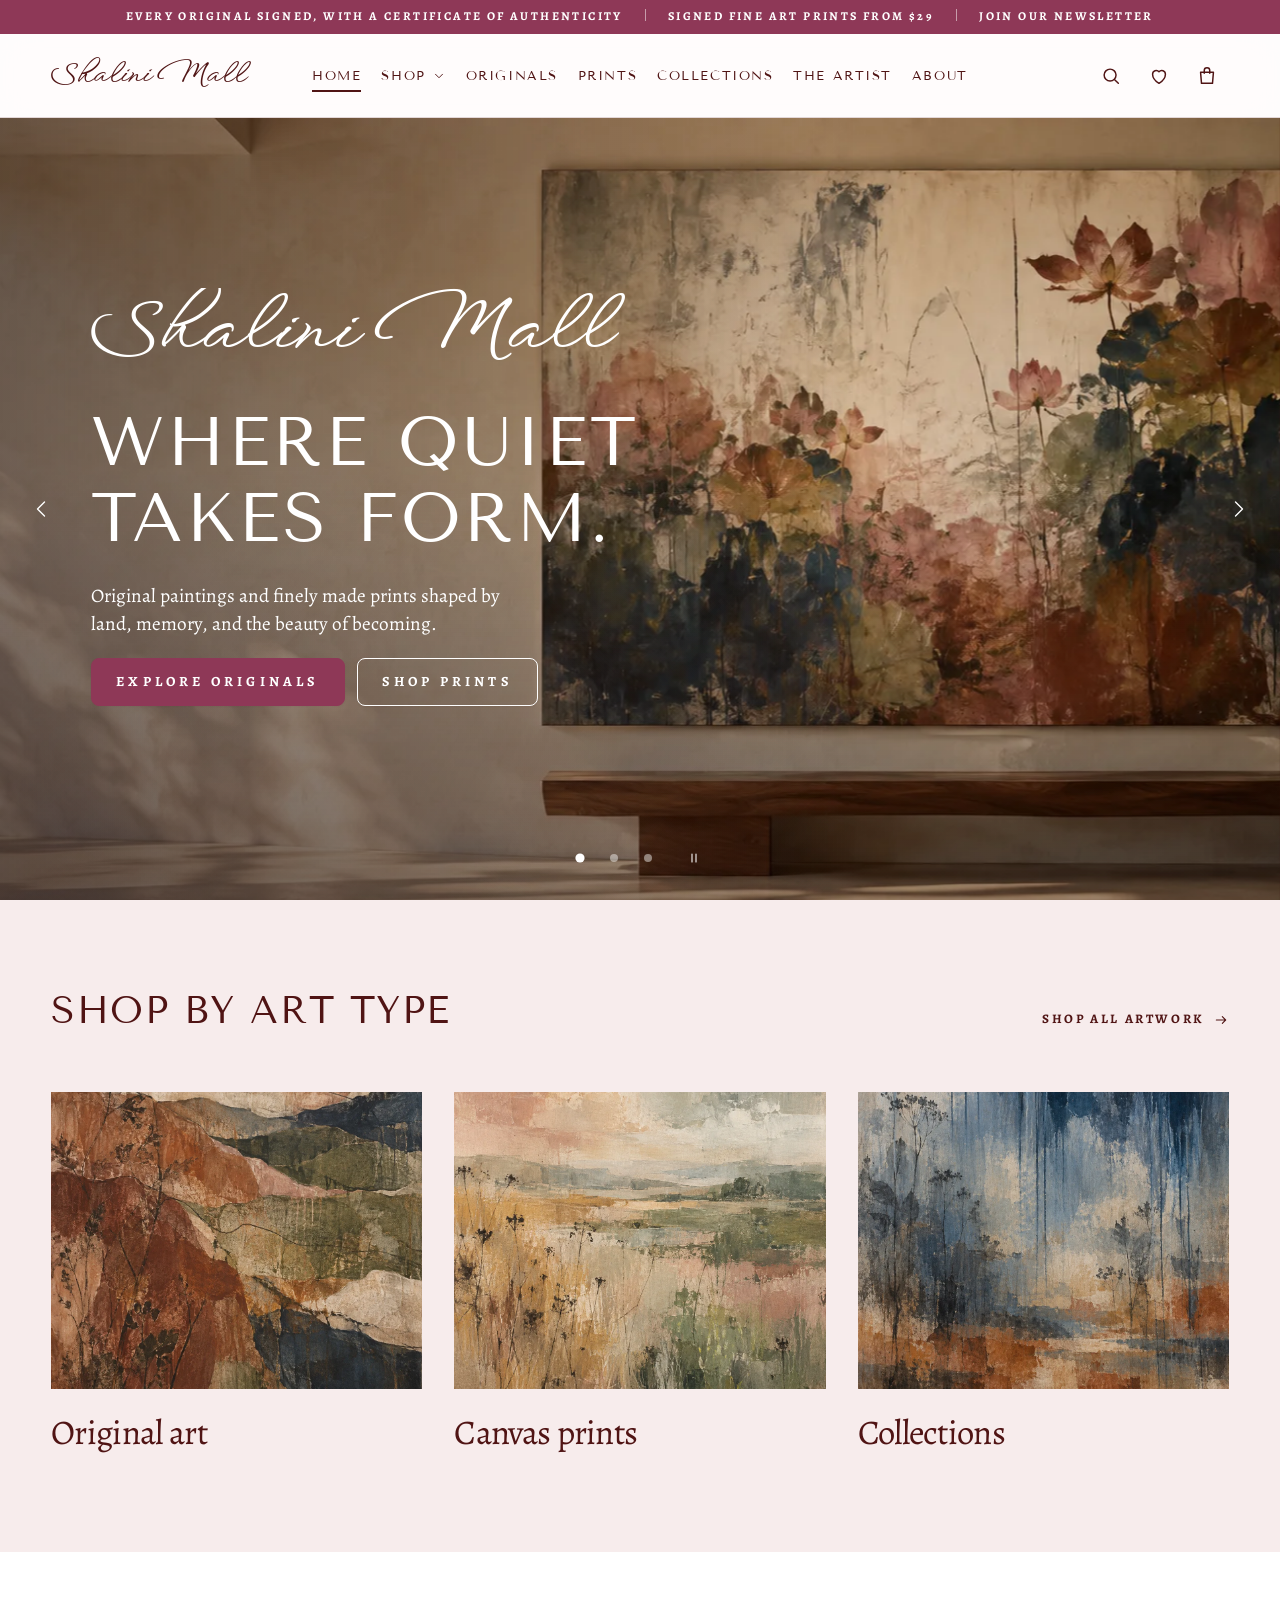
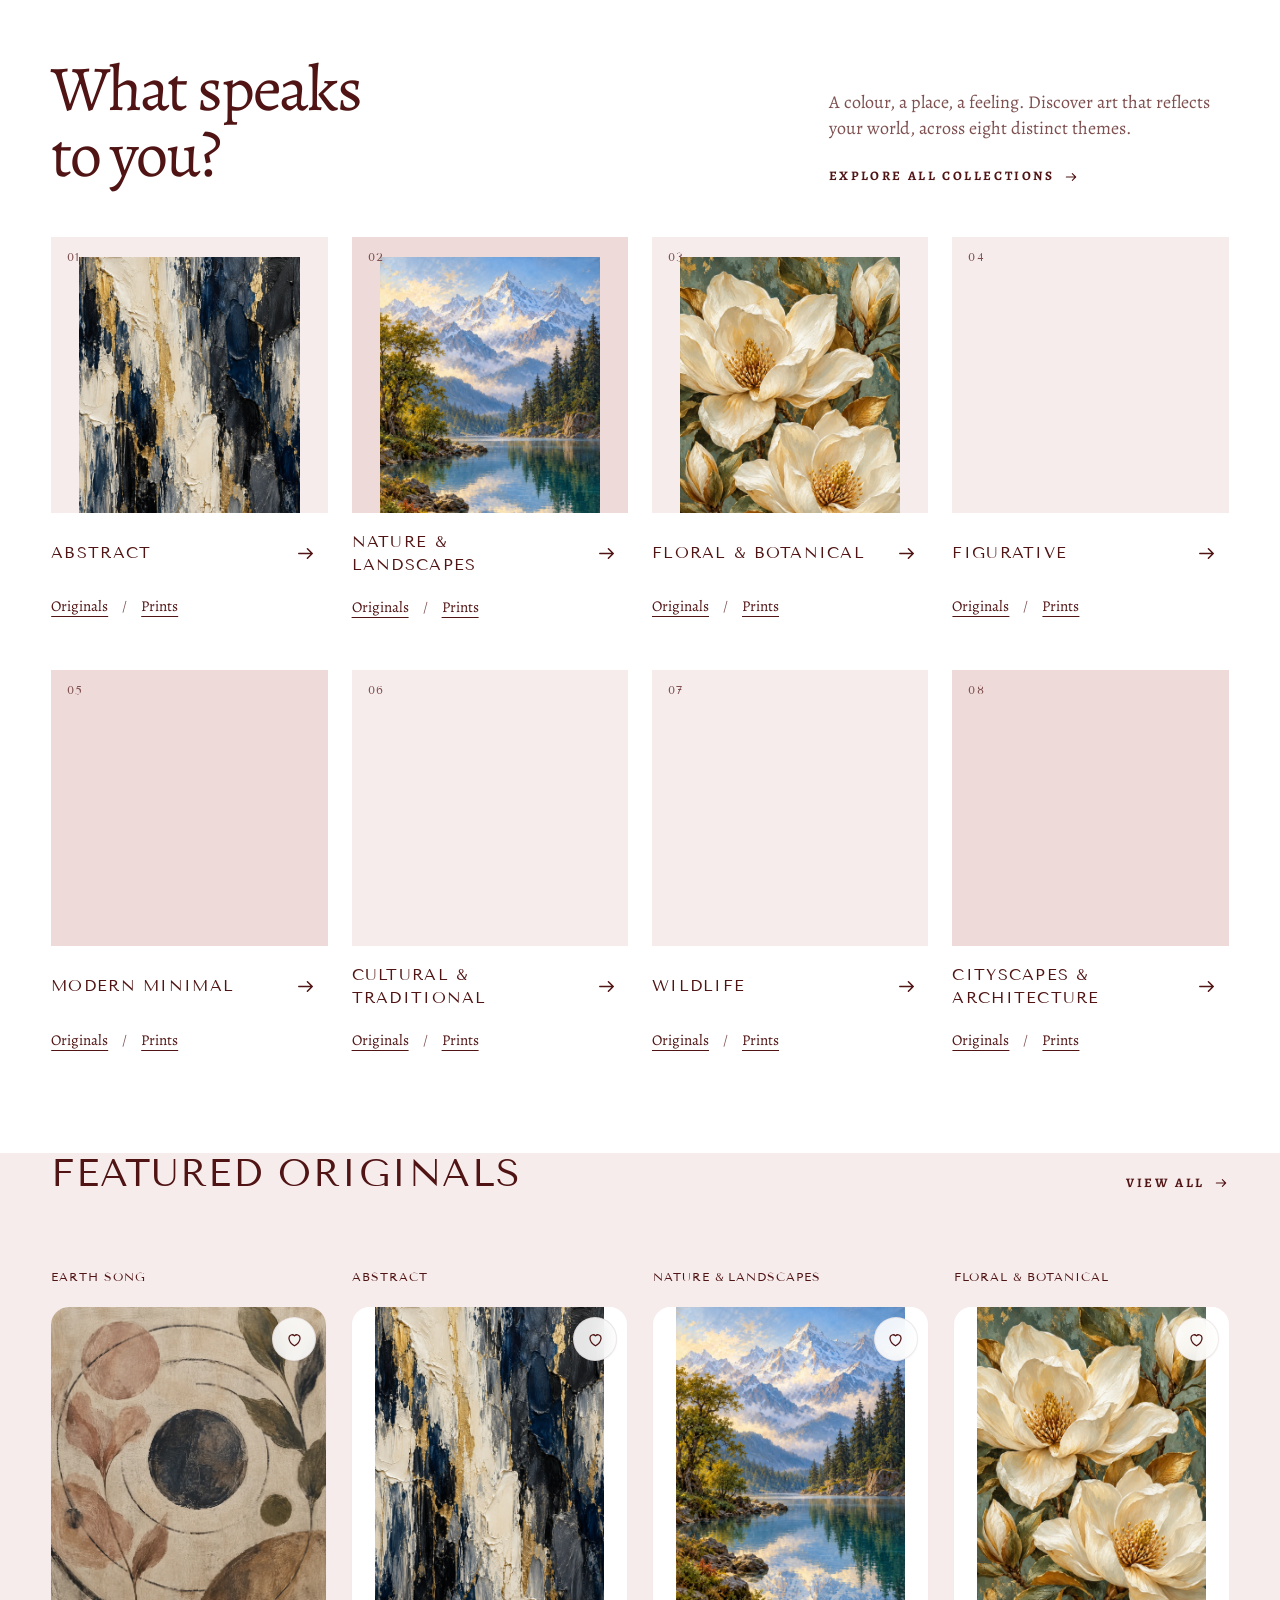
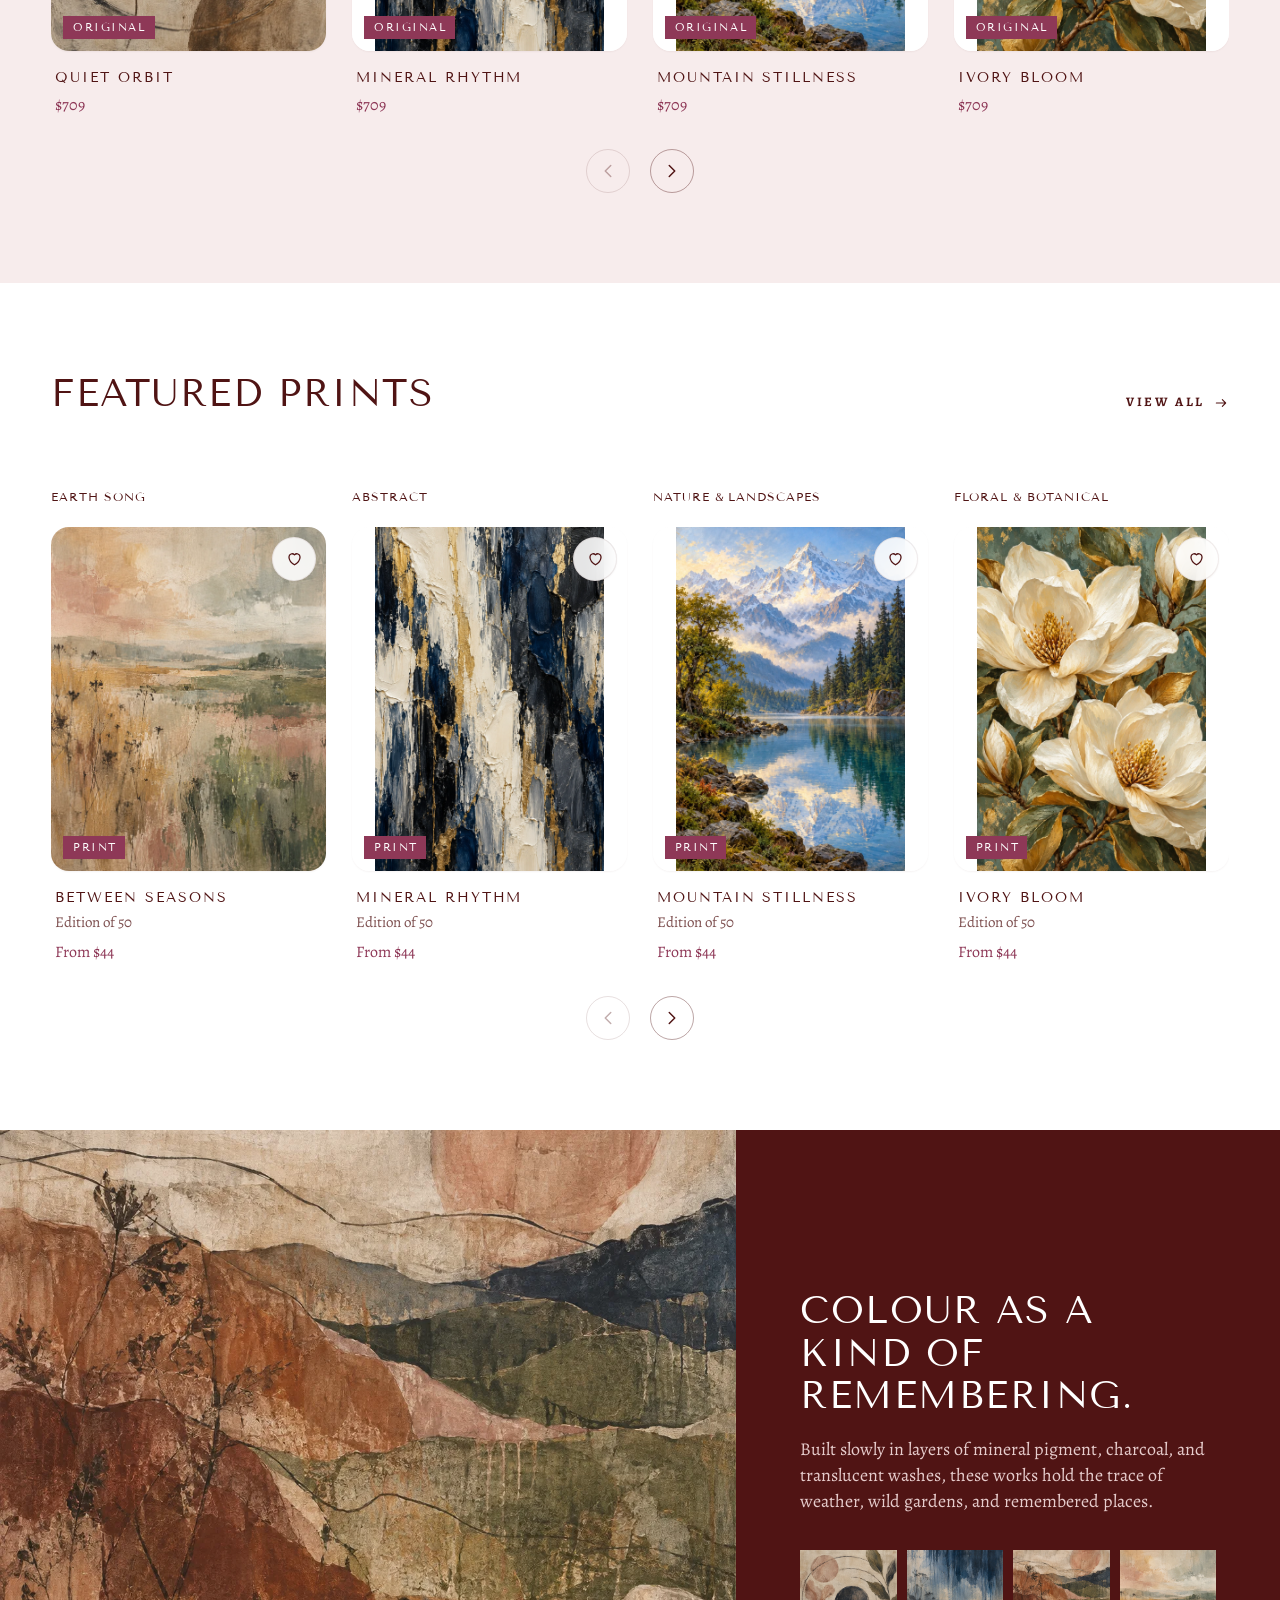
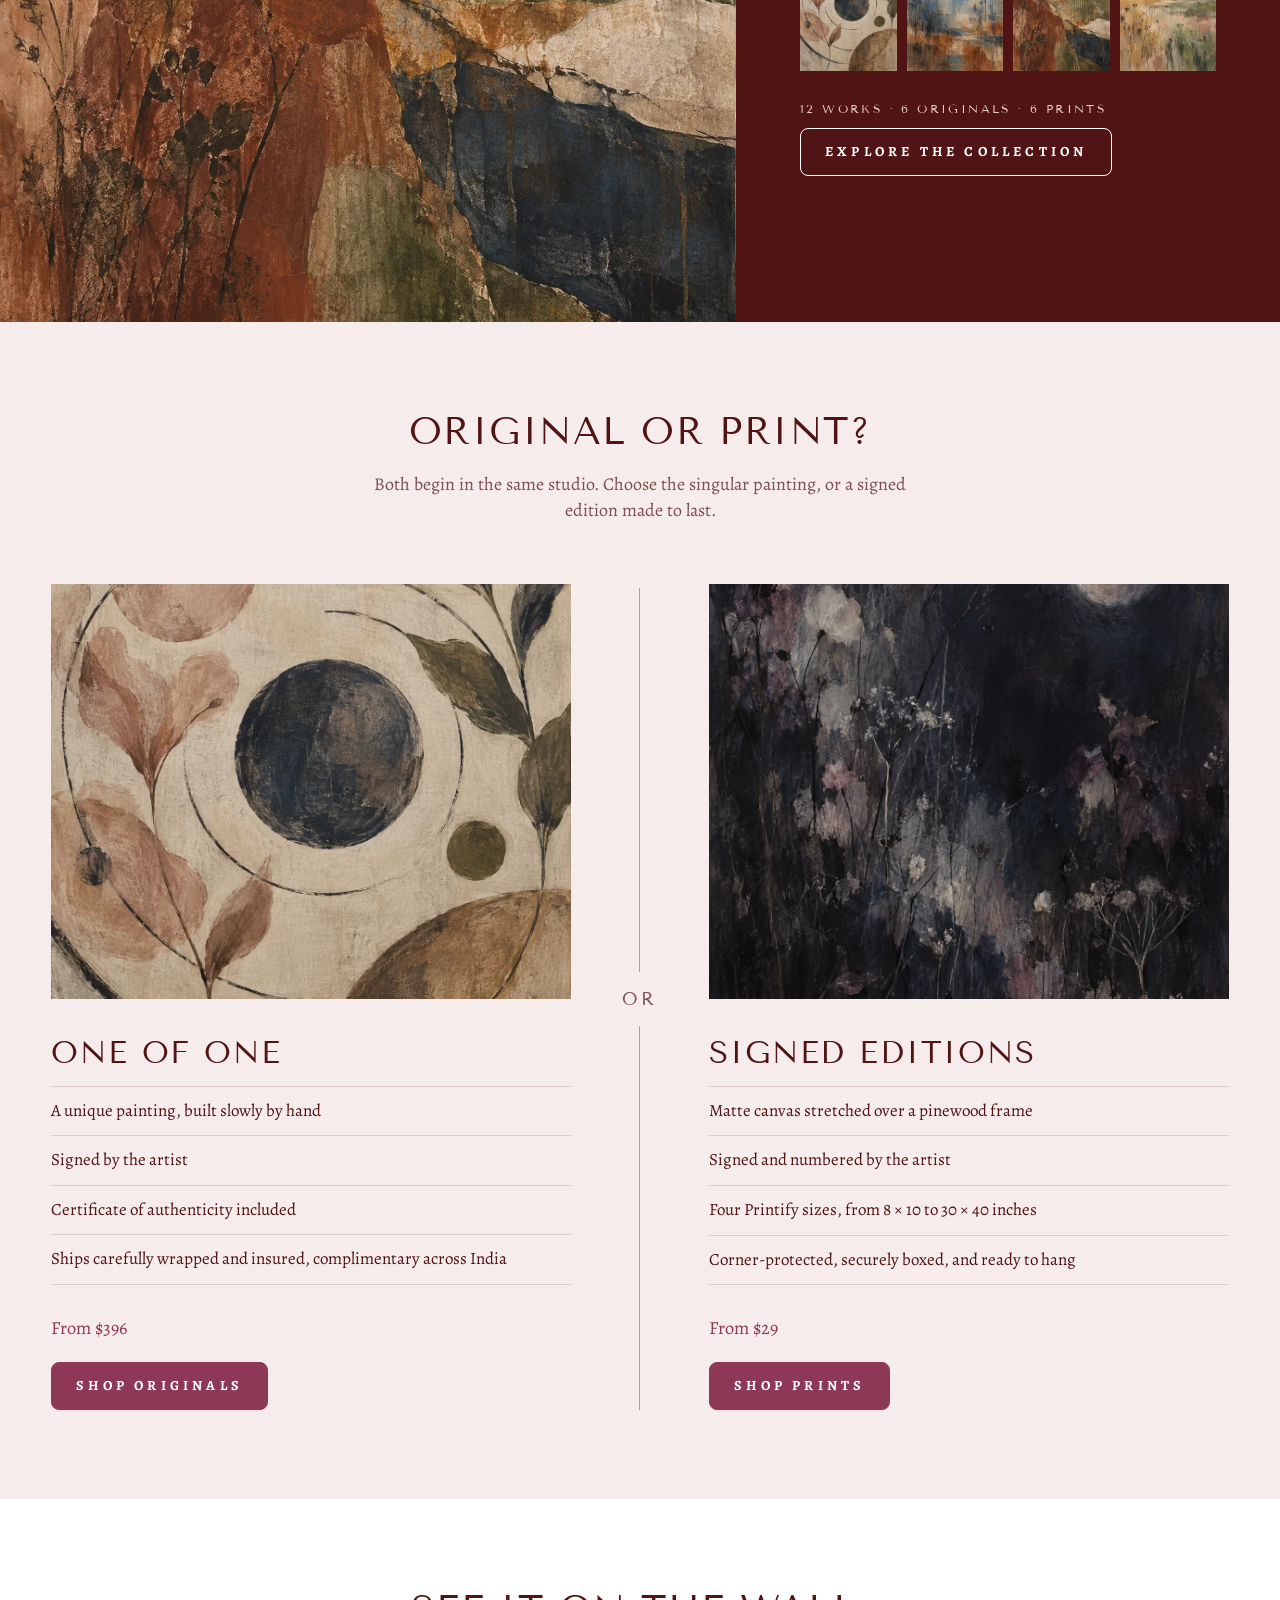
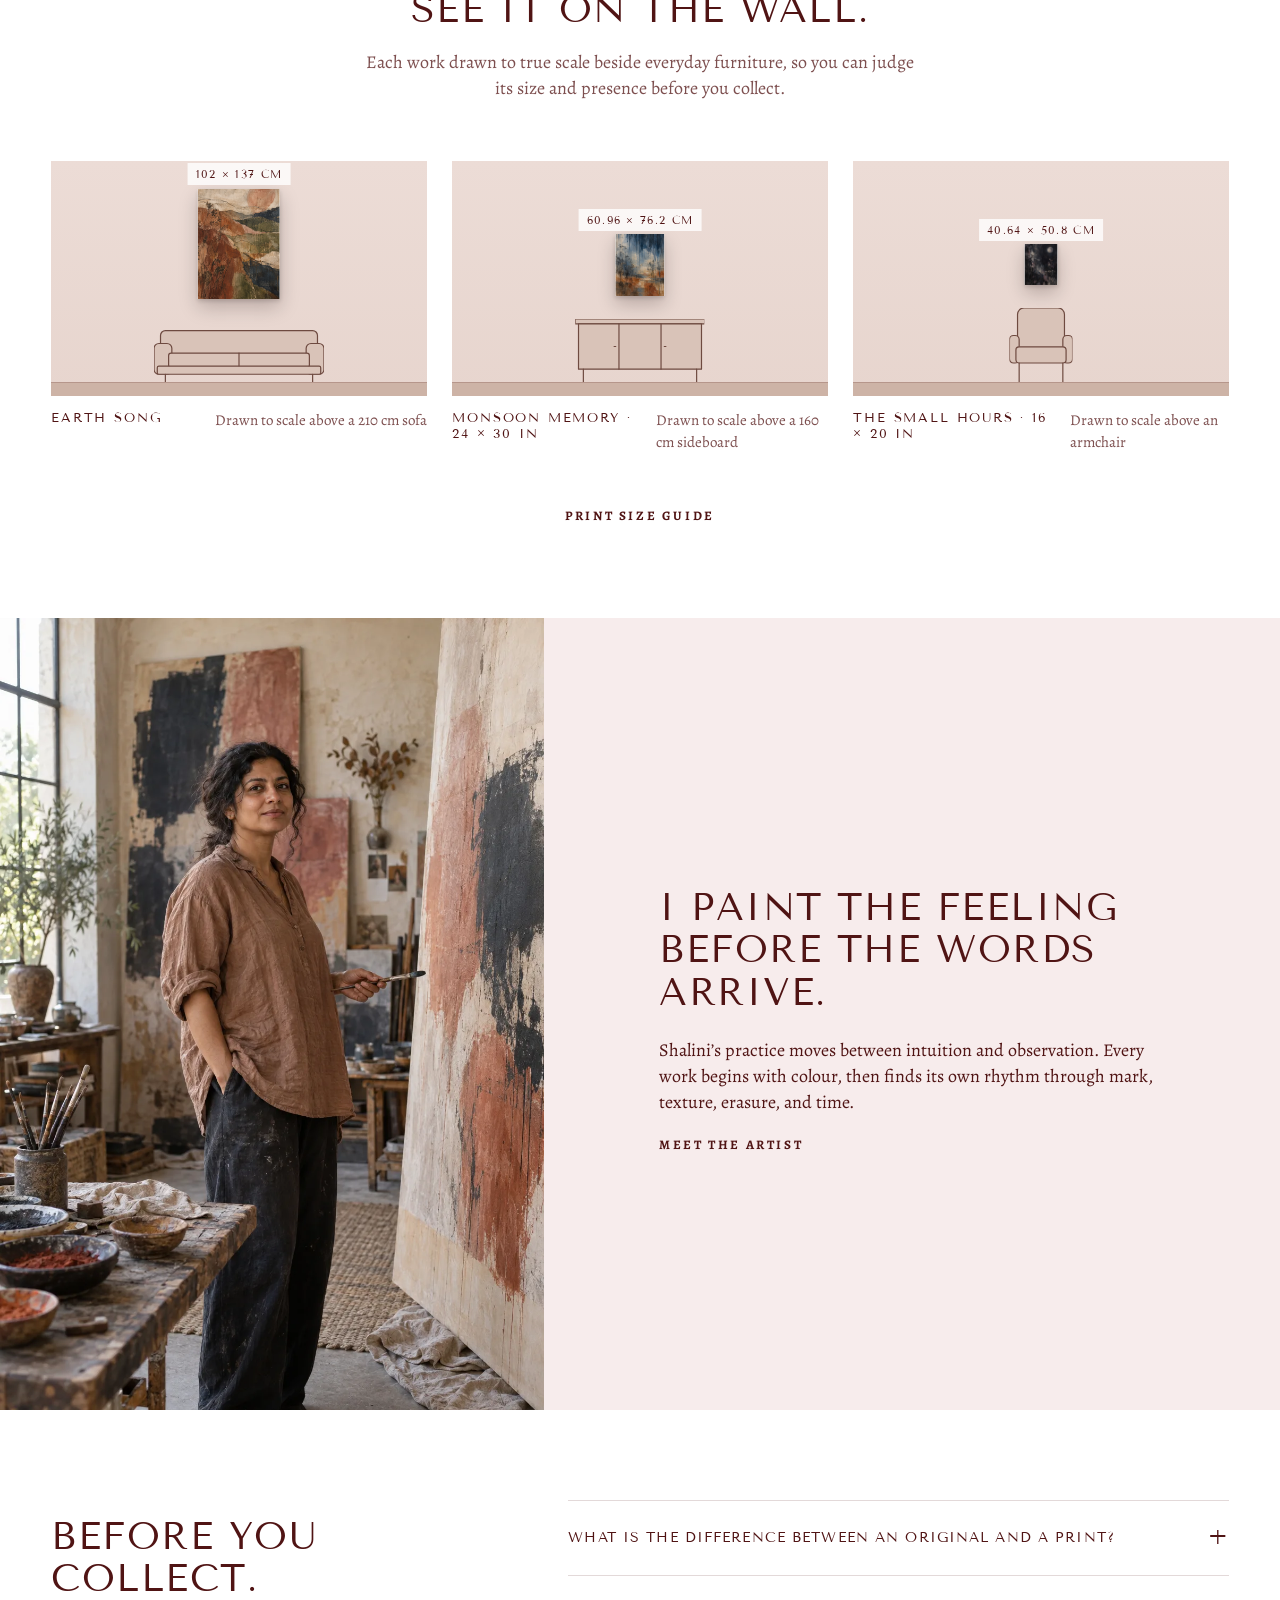
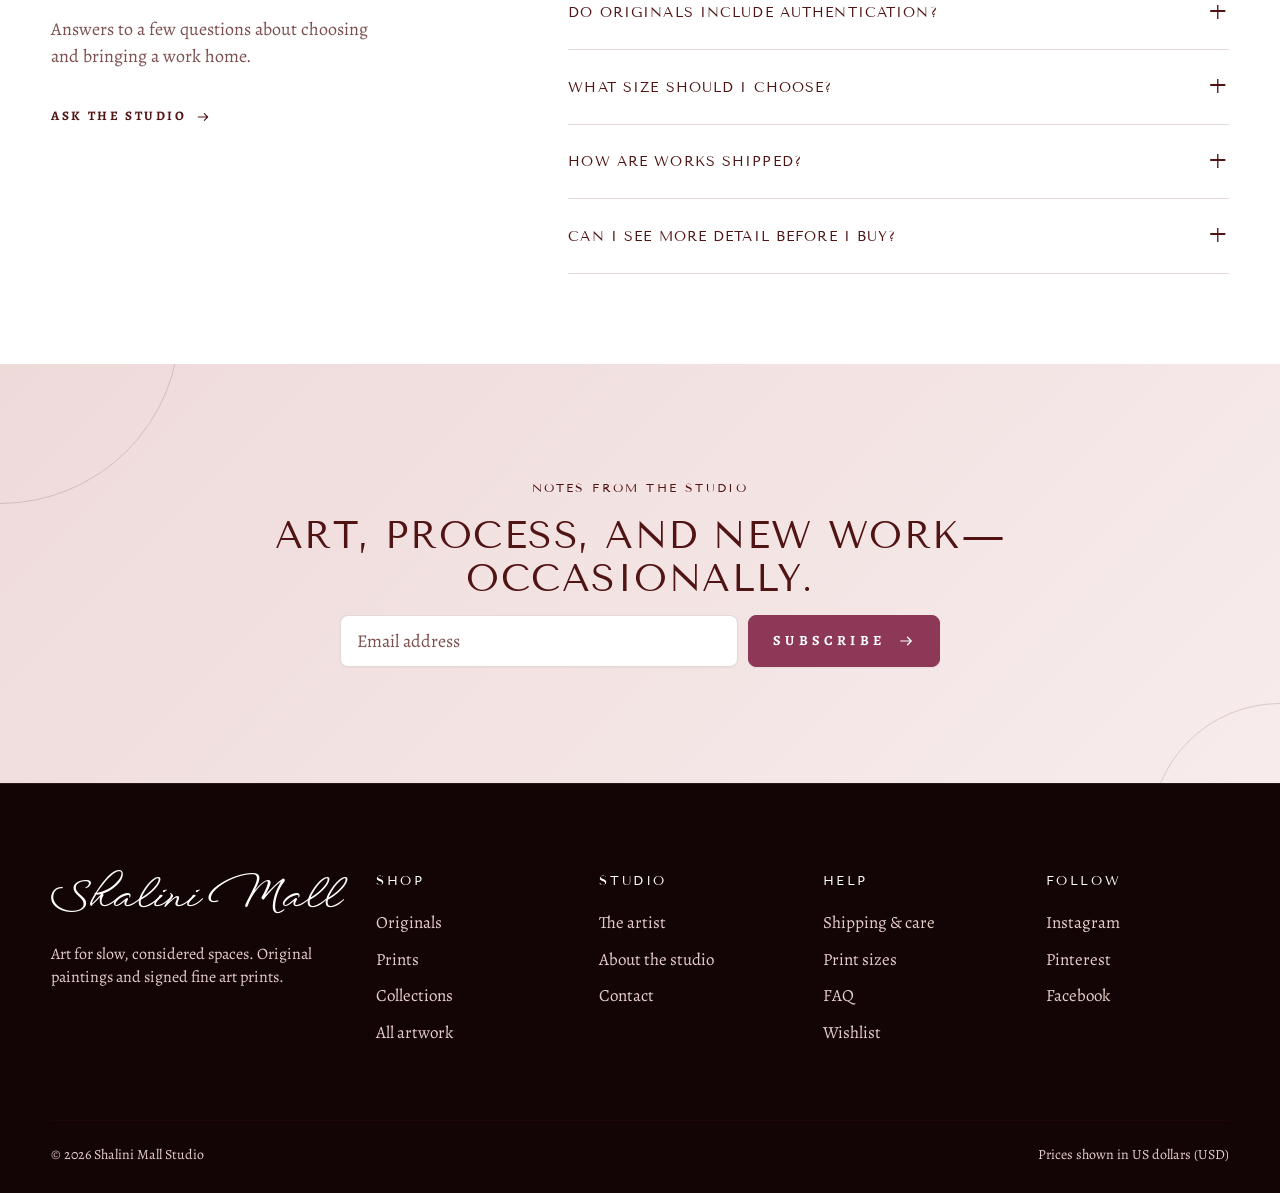
<file: index.html>
<!doctype html>
<html lang="en">
<head>
  <meta charset="utf-8">
  <meta name="viewport" content="width=device-width,initial-scale=1">
  <title>Shalini Mall — Original Art &amp; Fine Art Prints</title>
  <meta name="description" content="Original contemporary paintings and archival fine art prints from Shalini Mall Studio.">
  <link rel="canonical" href="https://shalini-mall.vercel.app/">
  <meta property="og:type" content="website">
  <meta property="og:site_name" content="Shalini Mall">
  <meta property="og:title" content="Shalini Mall Studio">
  <meta property="og:description" content="Art for slow, considered spaces.">
  <meta property="og:url" content="https://shalini-mall.vercel.app/">
  <meta property="og:image" content="https://shalini-mall.vercel.app/assets/images/hero-gallery.webp">
  <meta name="twitter:card" content="summary_large_image">
  <meta name="theme-color" content="#f7ecec">
  <link rel="icon" href="data:image/svg+xml,%3Csvg xmlns='http://www.w3.org/2000/svg' viewBox='0 0 32 32'%3E%3Crect width='32' height='32' fill='%238e3857'/%3E%3Ctext x='16' y='23' font-family='Georgia,serif' font-size='20' text-anchor='middle' fill='%23fff'%3ES%3C/text%3E%3C/svg%3E">
  <link rel="preconnect" href="https://fonts.googleapis.com">
  <link rel="preconnect" href="https://fonts.gstatic.com" crossorigin>
  <link rel="stylesheet" href="https://fonts.googleapis.com/css2?family=Alegreya:ital,wght@0,400;0,500;0,700;1,400&family=Tenor+Sans&family=WindSong:wght@400;500&display=swap">
  <link rel="preload" as="image" href="assets/images/hero-gallery.webp" fetchpriority="high">
  <link rel="stylesheet" href="css/global.css">
  <link rel="stylesheet" href="css/header.css">
  <link rel="stylesheet" href="css/components.css">
  <link rel="stylesheet" href="css/editorial.css">
  <link rel="stylesheet" href="css/home.css">
  <link rel="stylesheet" href="css/footer.css">
  <link rel="stylesheet" href="css/animations.css">
  <script>document.documentElement.classList.add('js')</script>
  <script defer src="js/core.js"></script>
  <script defer src="js/products.js"></script>
  <script defer src="js/cart.js"></script>
  <script defer src="js/wishlist.js"></script>
  <script defer src="js/recently-viewed.js"></script>
  <script defer src="js/cards.js"></script>
  <script defer src="js/variants.js"></script>
  <script defer src="js/layout.js"></script>
  <script defer src="js/app.js"></script>
  <script defer src="js/search.js"></script>
  <script defer src="js/quick-view.js"></script>
  <script defer src="js/wall-preview.js"></script>
  <script defer src="js/home.js"></script>
  <script defer src="js/product-slider.js"></script>
  <script defer src="js/reviews.js"></script>
  <script defer src="js/animations.js"></script>
</head>
<body>
<main id="main">
  <section class="hero" data-slideshow data-speed="7000" aria-roledescription="carousel" aria-label="Featured work">
    <div class="hero-slide is-selected" aria-roledescription="slide" aria-label="1 of 3">
      <div class="hero-media"><div class="hero-parallax" data-parallax><img src="assets/images/hero-gallery.webp" alt="Large abstract botanical painting in a warm, light-filled interior" fetchpriority="high"></div></div>
      <div class="hero-copy">
        <p class="hero-brand hero-crop"><span>Shalini Mall</span></p>
        <h1 class="hero-title hero-crop"><span>Where quiet takes form.</span></h1>
        <p class="hero-sub hero-crop"><span>Original paintings and finely made prints shaped by land, memory, and the beauty of becoming.</span></p>
        <div class="hero-links"><a class="button dark" href="originals.html">Explore originals</a><a class="button light" href="prints.html">Shop prints</a></div>
      </div>
    </div>
    <div class="hero-slide" aria-roledescription="slide" aria-label="2 of 3">
      <div class="hero-media"><div class="hero-parallax" data-parallax><img src="assets/images/earth-song.webp" alt="Detail of the original Earth Song painting" style="--zoom:1.35;--focus:62% 55%"></div></div>
      <div class="hero-copy">
        <p class="hero-brand hero-crop"><span>Shalini Mall</span></p>
        <h2 class="hero-title hero-crop"><span>Original paintings.</span></h2>
        <p class="hero-sub hero-crop"><span>Singular works built slowly by hand. Signed, documented, and ready for their next home.</span></p>
        <div class="hero-links"><a class="button dark" href="originals.html">Explore originals</a></div>
      </div>
    </div>
    <div class="hero-slide" aria-roledescription="slide" aria-label="3 of 3">
      <div class="hero-media"><div class="hero-parallax" data-parallax><img src="assets/images/wild-grace.webp" alt="Detail of the Wild Grace fine art print" style="--zoom:1.3;--focus:48% 52%"></div></div>
      <div class="hero-copy">
        <p class="hero-brand hero-crop"><span>Shalini Mall</span></p>
        <h2 class="hero-title hero-crop"><span>Fine art prints.</span></h2>
        <p class="hero-sub hero-crop"><span>Gallery-wrapped matte canvas editions, signed by the artist and ready to hang.</span></p>
        <div class="hero-links"><a class="button dark" href="prints.html">Shop prints</a></div>
      </div>
    </div>
  </section>

  <section class="section" aria-labelledby="artTypesTitle">
    <div class="section-head section-head--split" data-reveal>
      <div><h2 id="artTypesTitle">Shop by art type</h2></div>
      <a class="text-link" href="shop.html">Shop all artwork <svg viewBox="0 0 24 24" aria-hidden="true"><path d="M5 12h14m-5-5 5 5-5 5"/></svg></a>
    </div>
    <product-slider data-per-view="1">
    <div class="art-types product-slider__track" id="artTypesSlider" tabindex="0" role="region" aria-roledescription="carousel" aria-labelledby="artTypesTitle">
      <a class="art-type" href="originals.html">
        <div class="art" style="--crop:center"><img src="assets/images/earth-song.webp" alt="" loading="lazy" decoding="async"></div>
        <div class="art-type__copy"><h3>Original art</h3></div>
      </a>
      <a class="art-type" href="prints.html">
        <div class="art" style="--crop:center"><img src="assets/images/between-seasons.webp" alt="" loading="lazy" decoding="async"></div>
        <div class="art-type__copy"><h3>Canvas prints</h3></div>
      </a>
      <a class="art-type" href="collections.html">
        <div class="art" style="--crop:center"><img src="assets/images/monsoon-memory.webp" alt="" loading="lazy" decoding="async"></div>
        <div class="art-type__copy"><h3>Collections</h3></div>
      </a>
    </div>
    </product-slider>
  </section>

  <section class="section inspiration" aria-labelledby="artThemesTitle">
    <div class="inspiration__intro">
      <div><h2 id="artThemesTitle">What speaks<br>to you?</h2></div>
      <div class="inspiration__description"><p>A colour, a place, a feeling. Discover art that reflects your world, across eight distinct themes.</p><a class="text-link" href="collections.html">Explore all collections <svg viewBox="0 0 24 24" aria-hidden="true"><path d="M5 12h14m-5-5 5 5-5 5"/></svg></a></div>
    </div>
    <div class="inspiration-grid">
      <article class="inspiration-card">
        <a class="inspiration-card__art" href="collections.html?id=abstract" aria-label="Explore Abstract">
          <img src="assets/images/mineral-rhythm-hq.webp" alt="Mineral Rhythm" width="1024" height="1536" loading="lazy" decoding="async">
          <img src="assets/images/blue-reverie-hq.webp" alt="Blue Reverie" width="1024" height="1536" loading="lazy" decoding="async">
          <span class="inspiration-card__number">01</span>
        </a>
        <div class="inspiration-card__heading"><h3><a href="collections.html?id=abstract">Abstract</a></h3><a class="inspiration-card__arrow" href="collections.html?id=abstract" aria-label="Explore Abstract"><svg viewBox="0 0 24 24" aria-hidden="true"><path d="M5 12h14m-5-5 5 5-5 5"/></svg></a></div>
        <div class="inspiration-card__links"><a href="originals.html?collection=abstract">Originals</a><span aria-hidden="true">/</span><a href="prints.html?collection=abstract">Prints</a></div>
      </article>
      <article class="inspiration-card">
        <a class="inspiration-card__art" href="collections.html?id=nature-landscapes" aria-label="Explore Nature & landscapes">
          <img src="assets/images/mountain-stillness-hq.webp" alt="Mountain Stillness" width="1024" height="1536" loading="lazy" decoding="async">
          <img src="assets/images/forest-whisper-hq.webp" alt="Forest Whisper" width="1024" height="1536" loading="lazy" decoding="async">
          <span class="inspiration-card__number">02</span>
        </a>
        <div class="inspiration-card__heading"><h3><a href="collections.html?id=nature-landscapes">Nature &amp; landscapes</a></h3><a class="inspiration-card__arrow" href="collections.html?id=nature-landscapes" aria-label="Explore Nature & landscapes"><svg viewBox="0 0 24 24" aria-hidden="true"><path d="M5 12h14m-5-5 5 5-5 5"/></svg></a></div>
        <div class="inspiration-card__links"><a href="originals.html?collection=nature-landscapes">Originals</a><span aria-hidden="true">/</span><a href="prints.html?collection=nature-landscapes">Prints</a></div>
      </article>
      <article class="inspiration-card">
        <a class="inspiration-card__art" href="collections.html?id=floral-botanical" aria-label="Explore Floral & botanical">
          <img src="assets/images/ivory-bloom-hq.webp" alt="Ivory Bloom" width="1024" height="1536" loading="lazy" decoding="async">
          <img src="assets/images/jasmine-garden-hq.webp" alt="Jasmine Garden" width="1024" height="1536" loading="lazy" decoding="async">
          <span class="inspiration-card__number">03</span>
        </a>
        <div class="inspiration-card__heading"><h3><a href="collections.html?id=floral-botanical">Floral &amp; botanical</a></h3><a class="inspiration-card__arrow" href="collections.html?id=floral-botanical" aria-label="Explore Floral & botanical"><svg viewBox="0 0 24 24" aria-hidden="true"><path d="M5 12h14m-5-5 5 5-5 5"/></svg></a></div>
        <div class="inspiration-card__links"><a href="originals.html?collection=floral-botanical">Originals</a><span aria-hidden="true">/</span><a href="prints.html?collection=floral-botanical">Prints</a></div>
      </article>
      <article class="inspiration-card">
        <a class="inspiration-card__art" href="collections.html?id=figurative" aria-label="Explore Figurative">
          <img src="assets/images/quiet-reflection-hq.webp" alt="Quiet Reflection" width="1024" height="1536" loading="lazy" decoding="async">
          <img src="assets/images/a-moment-within-hq.webp" alt="A Moment Within" width="1024" height="1536" loading="lazy" decoding="async">
          <span class="inspiration-card__number">04</span>
        </a>
        <div class="inspiration-card__heading"><h3><a href="collections.html?id=figurative">Figurative</a></h3><a class="inspiration-card__arrow" href="collections.html?id=figurative" aria-label="Explore Figurative"><svg viewBox="0 0 24 24" aria-hidden="true"><path d="M5 12h14m-5-5 5 5-5 5"/></svg></a></div>
        <div class="inspiration-card__links"><a href="originals.html?collection=figurative">Originals</a><span aria-hidden="true">/</span><a href="prints.html?collection=figurative">Prints</a></div>
      </article>
      <article class="inspiration-card">
        <a class="inspiration-card__art" href="collections.html?id=modern-minimal" aria-label="Explore Modern minimal">
          <img src="assets/images/golden-stillness-hq.webp" alt="Golden Stillness" width="1024" height="1536" loading="lazy" decoding="async">
          <img src="assets/images/soft-geometry-hq.webp" alt="Soft Geometry" width="1024" height="1536" loading="lazy" decoding="async">
          <span class="inspiration-card__number">05</span>
        </a>
        <div class="inspiration-card__heading"><h3><a href="collections.html?id=modern-minimal">Modern minimal</a></h3><a class="inspiration-card__arrow" href="collections.html?id=modern-minimal" aria-label="Explore Modern minimal"><svg viewBox="0 0 24 24" aria-hidden="true"><path d="M5 12h14m-5-5 5 5-5 5"/></svg></a></div>
        <div class="inspiration-card__links"><a href="originals.html?collection=modern-minimal">Originals</a><span aria-hidden="true">/</span><a href="prints.html?collection=modern-minimal">Prints</a></div>
      </article>
      <article class="inspiration-card">
        <a class="inspiration-card__art" href="collections.html?id=cultural-traditional" aria-label="Explore Cultural & traditional">
          <img src="assets/images/lotus-heritage-hq.webp" alt="Lotus Heritage" width="1024" height="1536" loading="lazy" decoding="async">
          <img src="assets/images/sacred-lotus-hq.webp" alt="Sacred Lotus" width="1024" height="1536" loading="lazy" decoding="async">
          <span class="inspiration-card__number">06</span>
        </a>
        <div class="inspiration-card__heading"><h3><a href="collections.html?id=cultural-traditional">Cultural &amp; traditional</a></h3><a class="inspiration-card__arrow" href="collections.html?id=cultural-traditional" aria-label="Explore Cultural & traditional"><svg viewBox="0 0 24 24" aria-hidden="true"><path d="M5 12h14m-5-5 5 5-5 5"/></svg></a></div>
        <div class="inspiration-card__links"><a href="originals.html?collection=cultural-traditional">Originals</a><span aria-hidden="true">/</span><a href="prints.html?collection=cultural-traditional">Prints</a></div>
      </article>
      <article class="inspiration-card">
        <a class="inspiration-card__art" href="collections.html?id=wildlife" aria-label="Explore Wildlife">
          <img src="assets/images/tiger-majesty-hq.webp" alt="Tiger Majesty" width="1024" height="1536" loading="lazy" decoding="async">
          <img src="assets/images/gentle-giant-hq.webp" alt="Gentle Giant" width="1024" height="1536" loading="lazy" decoding="async">
          <span class="inspiration-card__number">07</span>
        </a>
        <div class="inspiration-card__heading"><h3><a href="collections.html?id=wildlife">Wildlife</a></h3><a class="inspiration-card__arrow" href="collections.html?id=wildlife" aria-label="Explore Wildlife"><svg viewBox="0 0 24 24" aria-hidden="true"><path d="M5 12h14m-5-5 5 5-5 5"/></svg></a></div>
        <div class="inspiration-card__links"><a href="originals.html?collection=wildlife">Originals</a><span aria-hidden="true">/</span><a href="prints.html?collection=wildlife">Prints</a></div>
      </article>
      <article class="inspiration-card">
        <a class="inspiration-card__art" href="collections.html?id=cityscapes-architecture" aria-label="Explore Cityscapes & architecture">
          <img src="assets/images/paris-in-the-rain-hq.webp" alt="Paris In The Rain" width="1024" height="1536" loading="lazy" decoding="async">
          <img src="assets/images/venetian-light-hq.webp" alt="Venetian Light" width="1024" height="1536" loading="lazy" decoding="async">
          <span class="inspiration-card__number">08</span>
        </a>
        <div class="inspiration-card__heading"><h3><a href="collections.html?id=cityscapes-architecture">Cityscapes &amp; architecture</a></h3><a class="inspiration-card__arrow" href="collections.html?id=cityscapes-architecture" aria-label="Explore Cityscapes & architecture"><svg viewBox="0 0 24 24" aria-hidden="true"><path d="M5 12h14m-5-5 5 5-5 5"/></svg></a></div>
        <div class="inspiration-card__links"><a href="originals.html?collection=cityscapes-architecture">Originals</a><span aria-hidden="true">/</span><a href="prints.html?collection=cityscapes-architecture">Prints</a></div>
      </article>
    </div>
  </section>

  <section class="section section--flush-top" aria-labelledby="originalsTitle">
    <div class="section-head section-head--split" data-reveal>
      <div><h2 id="originalsTitle">Featured originals</h2></div>
      <a class="text-link" href="originals.html">View all <svg viewBox="0 0 24 24" aria-hidden="true"><path d="M5 12h14m-5-5 5 5-5 5"/></svg></a>
    </div>
    <product-slider data-per-view="4" data-autoplay="4500">
      <div class="product-grid product-grid--4 product-slider__track" id="featuredOriginals" tabindex="0" role="region" aria-roledescription="carousel" aria-labelledby="originalsTitle"></div>
    </product-slider>
  </section>

  <section class="section section--surface" aria-labelledby="printsTitle">
    <div class="section-head section-head--split" data-reveal>
      <div><h2 id="printsTitle">Featured prints</h2></div>
      <a class="text-link" href="prints.html">View all <svg viewBox="0 0 24 24" aria-hidden="true"><path d="M5 12h14m-5-5 5 5-5 5"/></svg></a>
    </div>
    <product-slider data-per-view="4" data-autoplay="4500">
      <div class="product-grid product-grid--4 product-slider__track" id="featuredPrints" tabindex="0" role="region" aria-roledescription="carousel" aria-labelledby="printsTitle"></div>
    </product-slider>
  </section>

  <section class="exhibition" aria-labelledby="exhibitionTitle">
    <div class="art" data-reveal-image style="--crop:center"><img src="assets/images/earth-song.webp" alt="Detail from the Earth Song collection" loading="lazy" decoding="async"></div>
    <div class="exhibition__copy" data-reveal>
      <h2 id="exhibitionTitle">Colour as a kind of remembering.</h2>
      <p>Built slowly in layers of mineral pigment, charcoal, and translucent washes, these works hold the trace of weather, wild gardens, and remembered places.</p>
      <div class="exhibition__works" id="exhibitionWorks"></div>
      <p class="exhibition__meta" data-exhibition-meta></p>
      <a class="button light" href="collections.html?id=earth-song">Explore the collection</a>
    </div>
  </section>

  <section class="section" aria-labelledby="compareTitle">
    <div class="section-head" data-reveal>
      <h2 id="compareTitle">Original or print?</h2>
      <p>Both begin in the same studio. Choose the singular painting, or a signed edition made to last.</p>
    </div>
    <product-slider data-per-view="1" class="product-slider--compare">
    <div class="compare product-slider__track" id="compareSlider" tabindex="0" role="region" aria-roledescription="carousel" aria-labelledby="compareTitle">
      <article class="compare-col">
        <div class="art" style="--crop:center"><img src="assets/images/quiet-orbit.webp" alt="" loading="lazy" decoding="async"></div>
        <h3>One of one</h3>
        <ul class="compare-list">
          <li>A unique painting, built slowly by hand</li>
          <li>Signed by the artist</li>
          <li>Certificate of authenticity included</li>
          <li>Ships carefully wrapped and insured, complimentary across India</li>
        </ul>
        <p class="compare-price" data-price-originals></p>
        <a class="button dark" href="originals.html">Shop originals</a>
      </article>
      <div class="compare-divider" aria-hidden="true"><span>or</span></div>
      <article class="compare-col">
        <div class="art" style="--crop:center"><img src="assets/images/small-hours.webp" alt="" loading="lazy" decoding="async"></div>
        <h3>Signed editions</h3>
        <ul class="compare-list">
          <li>Matte canvas stretched over a pinewood frame</li>
          <li>Signed and numbered by the artist</li>
          <li>Four Printify sizes, from 8 × 10 to 30 × 40 inches</li>
          <li>Corner-protected, securely boxed, and ready to hang</li>
        </ul>
        <p class="compare-price" data-price-prints></p>
        <a class="button dark" href="prints.html">Shop prints</a>
      </article>
    </div>
    </product-slider>
  </section>

  <section class="section section--surface" aria-labelledby="interiorsTitle">
    <div class="section-head" data-reveal>
      <h2 id="interiorsTitle">See it on the wall.</h2>
      <p>Each work drawn to true scale beside everyday furniture, so you can judge its size and presence before you collect.</p>
    </div>
    <div class="interiors" id="interiors" data-reveal-stagger tabindex="0" role="region" aria-label="Scale drawings of three works"></div>
    <div class="interiors-foot"><a class="text-link" href="about.html#print-sizes">Print size guide</a></div>
  </section>

  <section class="about-grid" aria-labelledby="artistTitle">
    <div class="art" data-reveal-image style="--crop:50% 36%"><img src="assets/images/artist-shalini.webp" alt="Artist Shalini in a warm, light-filled studio" loading="lazy" decoding="async"></div>
    <div class="about-copy" data-reveal>
      <h2 id="artistTitle">I paint the feeling before the words arrive.</h2>
      <p>Shalini’s practice moves between intuition and observation. Every work begins with colour, then finds its own rhythm through mark, texture, erasure, and time.</p>
      <a class="text-link" href="artist.html">Meet the artist</a>
    </div>
  </section>

  <section class="section reviews" data-testimonials hidden aria-labelledby="reviewsTitle">
    <div class="section-head"><h2 id="reviewsTitle">What collectors are saying</h2></div>
    <div class="review-track" id="reviewTrack" aria-roledescription="carousel" aria-label="Collector reviews" tabindex="0"></div>
    <div class="review-dots" id="reviewDots"></div>
  </section>

  <section class="section section--surface home-faq" id="faq" aria-labelledby="homeFaqTitle">
    <div class="home-faq__layout">
      <div class="home-faq__intro">
        <h2 id="homeFaqTitle">Before you collect.</h2>
        <p>Answers to a few questions about choosing and bringing a work home.</p>
        <a class="text-link" href="contact.html">Ask the studio <svg viewBox="0 0 24 24" aria-hidden="true"><path d="M5 12h14m-5-5 5 5-5 5"/></svg></a>
      </div>
      <div class="faq">
        <details><summary>What is the difference between an original and a print?</summary><p>An original is the one-of-one painting itself. A print is a matte stretched-canvas reproduction, signed and numbered by the artist.</p></details>
        <details><summary>Do originals include authentication?</summary><p>Yes. Every original arrives signed with a studio certificate of authenticity.</p></details>
        <details><summary>What size should I choose?</summary><p>Use the true-scale wall previews on each product page to see how the artwork will look in your space. You can also explore our <a href="about.html#print-sizes">print size guide</a>.</p></details>
        <details><summary>How are works shipped?</summary><p>All artwork is carefully packed. Originals travel insured with tracking, with complimentary shipping across India. Canvas prints are corner-protected and securely boxed.</p></details>
        <details><summary>Can I see more detail before I buy?</summary><p>Of course. Contact the studio to request close-ups, scale images, or a short studio video of any available work.</p></details>
      </div>
    </div>
  </section>
</main>
</body>
</html>
</file>
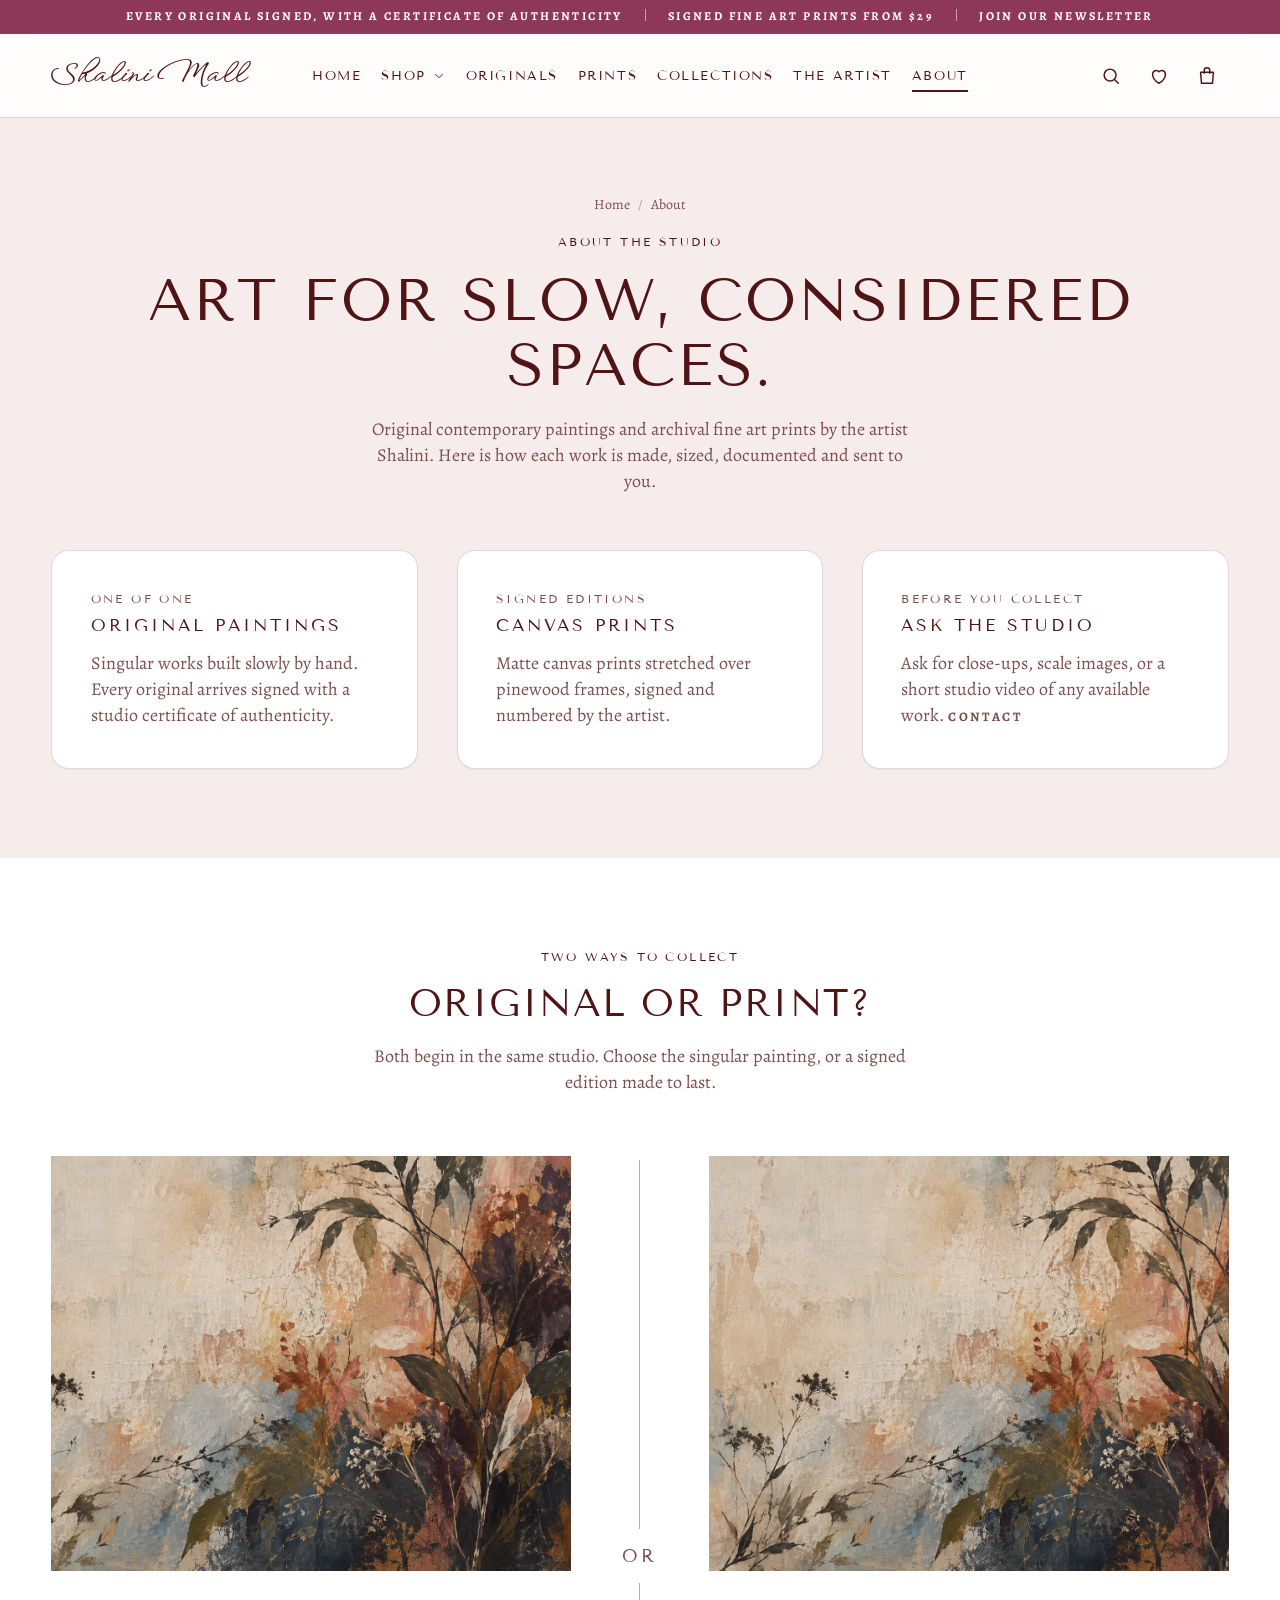
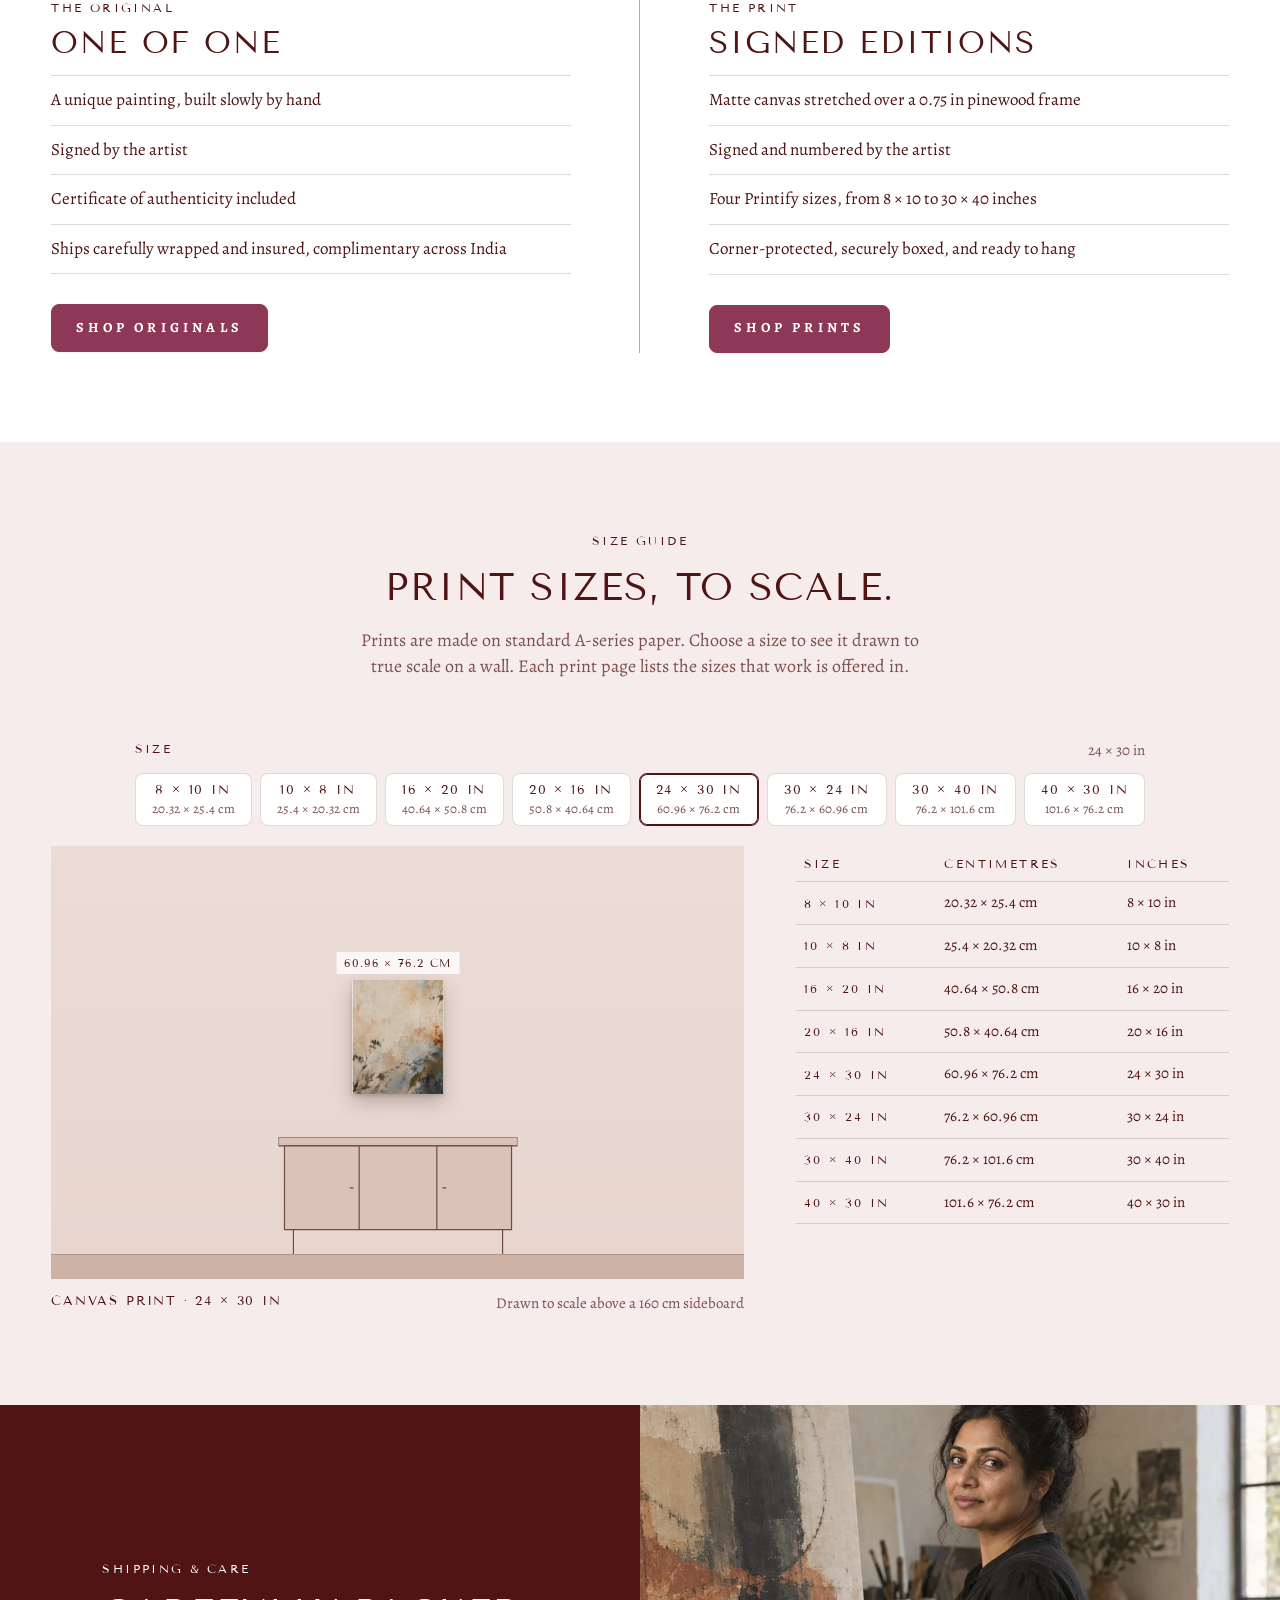
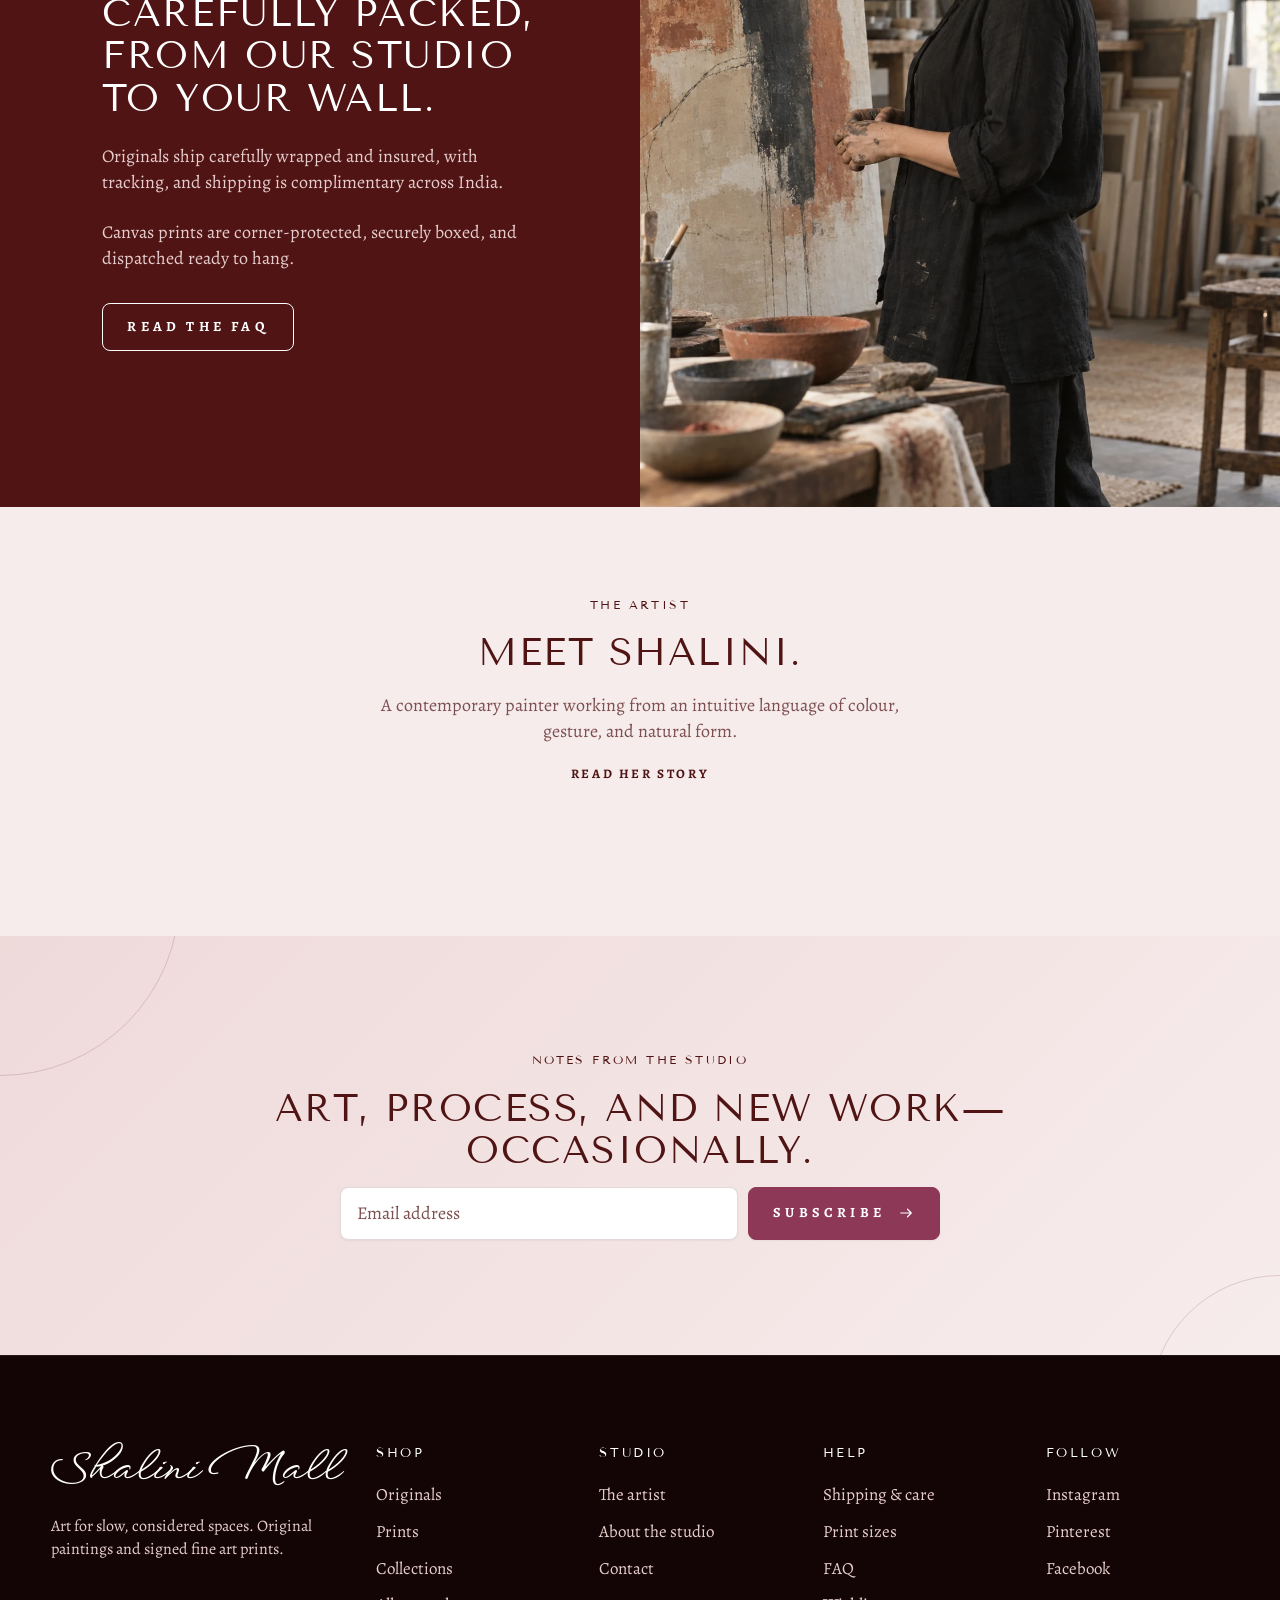
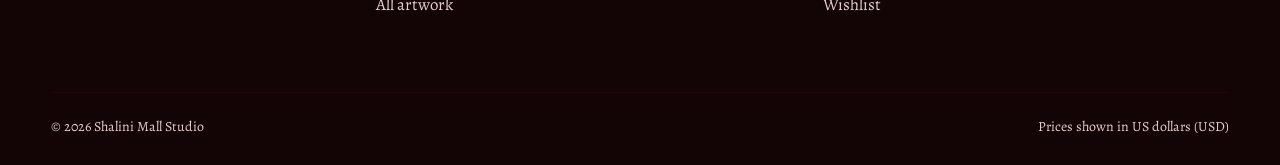
<file: about.html>
<!doctype html>
<html lang="en">
<head>
  <meta charset="utf-8">
  <meta name="viewport" content="width=device-width,initial-scale=1">
  <title>About the Studio — Shalini Mall</title>
  <meta name="description" content="How Shalini Mall's original paintings and signed fine art prints are made, sized, authenticated and shipped.">
  <link rel="canonical" href="https://shalini-mall.vercel.app/about.html">
  <meta property="og:type" content="website">
  <meta property="og:site_name" content="Shalini Mall">
  <meta property="og:title" content="About the Studio — Shalini Mall">
  <meta property="og:description" content="Art for slow, considered spaces.">
  <meta property="og:url" content="https://shalini-mall.vercel.app/about.html">
  <meta property="og:image" content="https://shalini-mall.vercel.app/assets/images/artist-studio.jpg">
  <meta name="twitter:card" content="summary_large_image">
  <meta name="theme-color" content="#f7ecec">
  <link rel="icon" href="data:image/svg+xml,%3Csvg xmlns='http://www.w3.org/2000/svg' viewBox='0 0 32 32'%3E%3Crect width='32' height='32' fill='%238e3857'/%3E%3Ctext x='16' y='23' font-family='Georgia,serif' font-size='20' text-anchor='middle' fill='%23fff'%3ES%3C/text%3E%3C/svg%3E">
  <link rel="preconnect" href="https://fonts.googleapis.com">
  <link rel="preconnect" href="https://fonts.gstatic.com" crossorigin>
  <link rel="stylesheet" href="https://fonts.googleapis.com/css2?family=Alegreya:ital,wght@0,400;0,500;0,700;1,400&family=Tenor+Sans&family=WindSong:wght@400;500&display=swap">
  <link rel="stylesheet" href="css/global.css">
  <link rel="stylesheet" href="css/header.css">
  <link rel="stylesheet" href="css/components.css">
  <link rel="stylesheet" href="css/editorial.css">
  <link rel="stylesheet" href="css/shop.css">
  <link rel="stylesheet" href="css/footer.css">
  <link rel="stylesheet" href="css/animations.css">
  <script>document.documentElement.classList.add('js')</script>
  <script defer src="js/core.js"></script>
  <script defer src="js/products.js"></script>
  <script defer src="js/cart.js"></script>
  <script defer src="js/wishlist.js"></script>
  <script defer src="js/recently-viewed.js"></script>
  <script defer src="js/cards.js"></script>
  <script defer src="js/variants.js"></script>
  <script defer src="js/layout.js"></script>
  <script defer src="js/app.js"></script>
  <script defer src="js/search.js"></script>
  <script defer src="js/quick-view.js"></script>
  <script defer src="js/wall-preview.js"></script>
  <script defer src="js/about-page.js"></script>
  <script defer src="js/animations.js"></script>
</head>
<body>
<main id="main">
  <div class="page">
    <header class="shop-head">
      <nav class="breadcrumb" aria-label="Breadcrumb"><ol><li><a href="index.html">Home</a></li><li aria-current="page">About</li></ol></nav>
      <p class="eyebrow">About the studio</p>
      <h1>Art for slow, considered spaces.</h1>
      <p>Original contemporary paintings and archival fine art prints by the artist Shalini. Here is how each work is made, sized, documented and sent to you.</p>
    </header>
    <div class="info-grid" data-reveal-stagger>
      <article class="info-card"><p class="eyebrow">One of one</p><h2 class="info-card__title">Original paintings</h2><p>Singular works built slowly by hand. Every original arrives signed with a studio certificate of authenticity.</p></article>
      <article class="info-card"><p class="eyebrow">Signed editions</p><h2 class="info-card__title">Canvas prints</h2><p>Matte canvas prints stretched over pinewood frames, signed and numbered by the artist.</p></article>
      <article class="info-card"><p class="eyebrow">Before you collect</p><h2 class="info-card__title">Ask the studio</h2><p>Ask for close-ups, scale images, or a short studio video of any available work. <a class="text-link" href="contact.html">Contact</a></p></article>
    </div>
  </div>

  <section class="section section--surface" id="original-or-print" aria-labelledby="compareTitle">
    <div class="section-head" data-reveal>
      <p class="eyebrow">Two ways to collect</p>
      <h2 id="compareTitle">Original or print?</h2>
      <p>Both begin in the same studio. Choose the singular painting, or a signed edition made to last.</p>
    </div>
    <div class="compare" data-reveal>
      <article class="compare-col">
        <div class="art" style="--crop:78% 70%"><img src="assets/images/collection-hero.webp" alt="" loading="lazy" decoding="async"></div>
        <p class="eyebrow">The original</p>
        <h3>One of one</h3>
        <ul class="compare-list">
          <li>A unique painting, built slowly by hand</li>
          <li>Signed by the artist</li>
          <li>Certificate of authenticity included</li>
          <li>Ships carefully wrapped and insured, complimentary across India</li>
        </ul>
        <a class="button dark" href="originals.html">Shop originals</a>
      </article>
      <div class="compare-divider" aria-hidden="true"><span>or</span></div>
      <article class="compare-col">
        <div class="art" style="--crop:12% 62%"><img src="assets/images/collection-hero.webp" alt="" loading="lazy" decoding="async"></div>
        <p class="eyebrow">The print</p>
        <h3>Signed editions</h3>
        <ul class="compare-list">
          <li>Matte canvas stretched over a 0.75 in pinewood frame</li>
          <li>Signed and numbered by the artist</li>
          <li>Four Printify sizes, from 8 × 10 to 30 × 40 inches</li>
          <li>Corner-protected, securely boxed, and ready to hang</li>
        </ul>
        <a class="button dark" href="prints.html">Shop prints</a>
      </article>
    </div>
  </section>

  <section class="section" id="print-sizes" aria-labelledby="sizesTitle">
    <div class="section-head" data-reveal>
      <p class="eyebrow">Size guide</p>
      <h2 id="sizesTitle">Print sizes, to scale.</h2>
      <p>Prints are made on standard A-series paper. Choose a size to see it drawn to true scale on a wall. Each print page lists the sizes that work is offered in.</p>
    </div>
    <div class="size-explorer" id="sizeExplorer" data-reveal></div>
  </section>

  <section class="editorial editorial--dark on-dark" id="shipping" aria-labelledby="shippingTitle">
    <div class="editorial-copy">
      <p class="eyebrow">Shipping &amp; care</p>
      <h2 id="shippingTitle">Carefully packed, from our studio to your wall.</h2>
      <p>Originals ship carefully wrapped and insured, with tracking, and shipping is complimentary across India.</p>
      <p>Canvas prints are corner-protected, securely boxed, and dispatched ready to hang.</p>
      <a class="button light" href="contact.html#faq">Read the FAQ</a>
    </div>
    <div class="art" data-reveal-image style="--crop:50% 85%"><img src="assets/images/artist-studio.webp" alt="Pigments, brushes and linen on the studio table" loading="lazy" decoding="async"></div>
  </section>

  <section class="section" aria-labelledby="meetTitle">
    <div class="section-head" data-reveal>
      <p class="eyebrow">The artist</p>
      <h2 id="meetTitle">Meet Shalini.</h2>
      <p>A contemporary painter working from an intuitive language of colour, gesture, and natural form.</p>
      <a class="text-link" href="artist.html">Read her story</a>
    </div>
  </section>
</main>
</body>
</html>
</file>
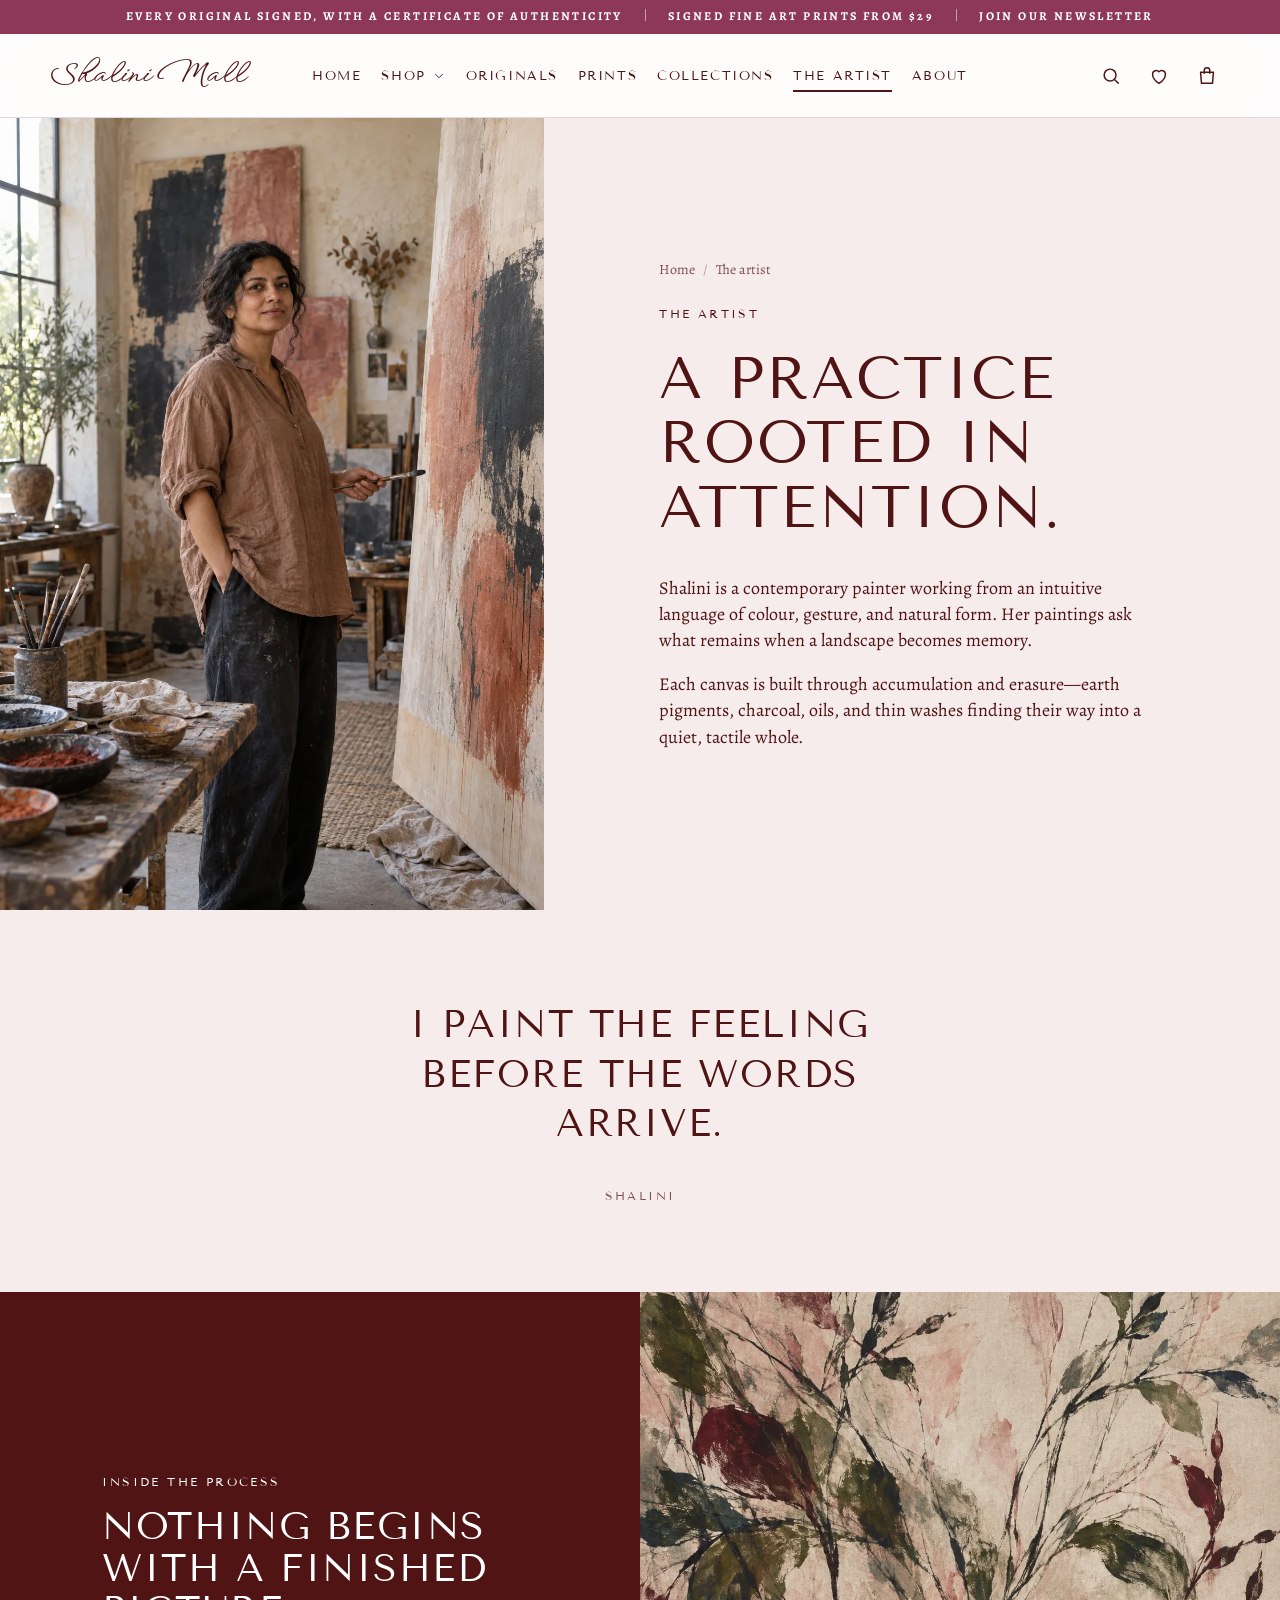
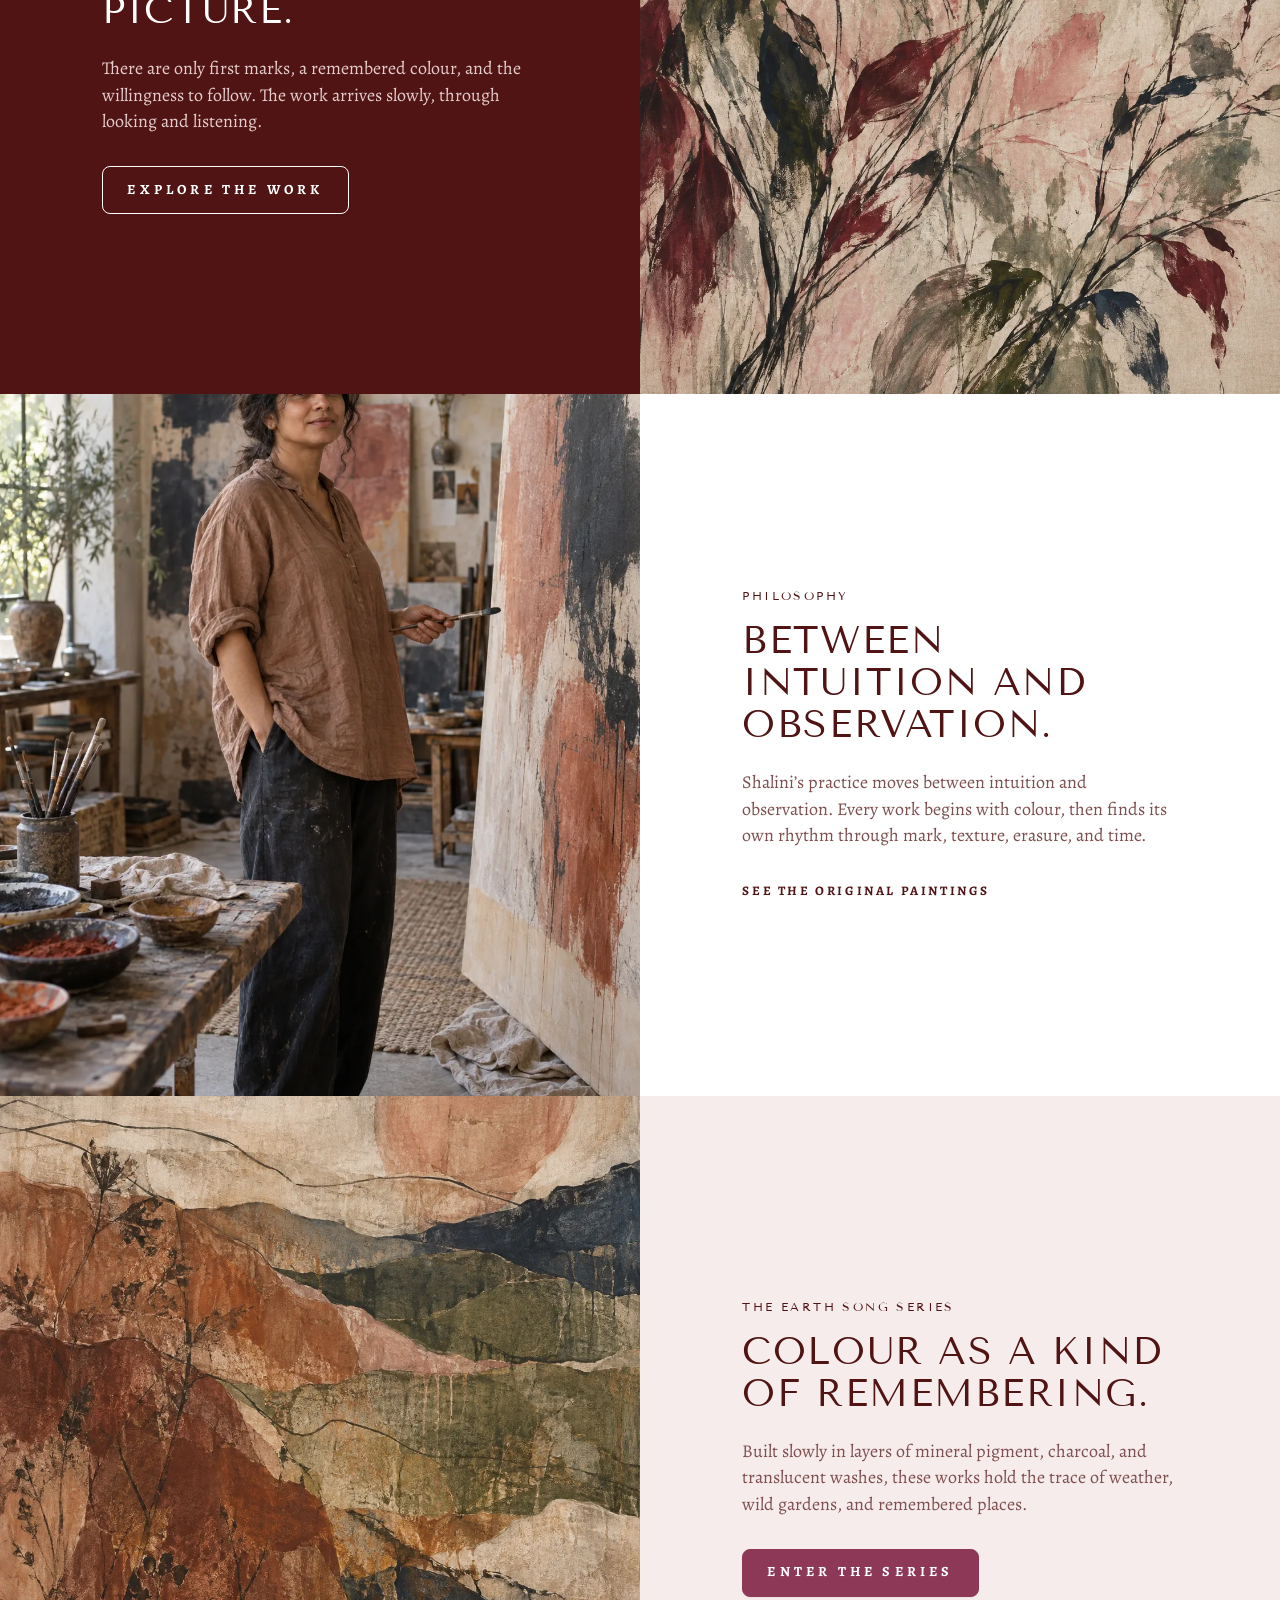
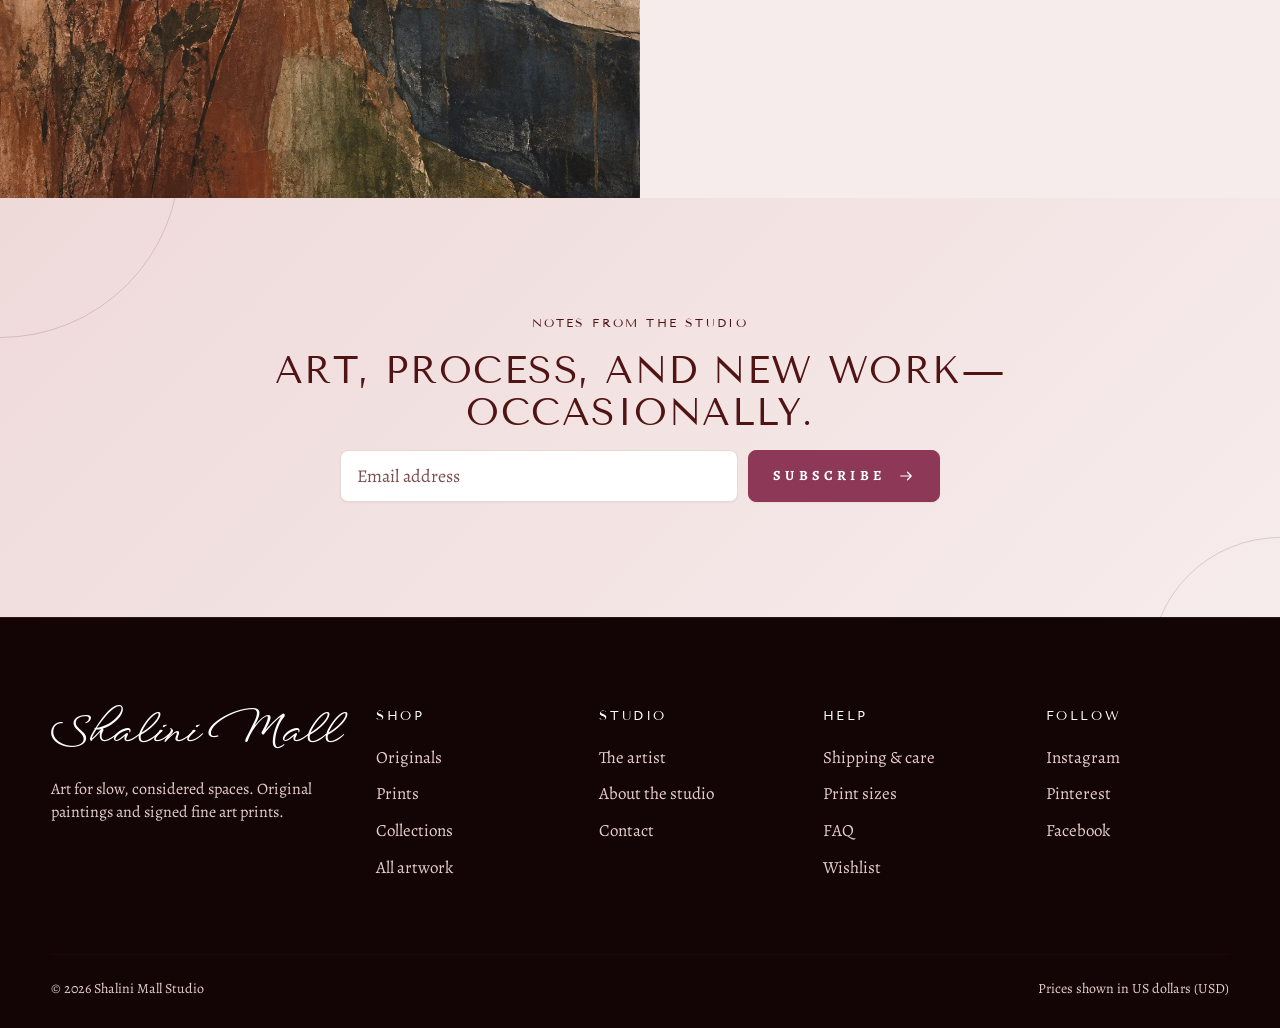
<file: artist.html>
<!doctype html>
<html lang="en">
<head>
  <meta charset="utf-8">
  <meta name="viewport" content="width=device-width,initial-scale=1">
  <title>The Artist — Shalini Mall</title>
  <meta name="description" content="Meet Shalini, a contemporary painter working from an intuitive language of colour, gesture, and natural form.">
  <link rel="canonical" href="https://shalini-mall.vercel.app/artist.html">
  <meta property="og:type" content="profile">
  <meta property="og:site_name" content="Shalini Mall">
  <meta property="og:title" content="The Artist — Shalini Mall">
  <meta property="og:description" content="A practice rooted in attention.">
  <meta property="og:url" content="https://shalini-mall.vercel.app/artist.html">
  <meta property="og:image" content="https://shalini-mall.vercel.app/assets/images/artist-shalini.webp">
  <meta name="twitter:card" content="summary_large_image">
  <meta name="theme-color" content="#f7ecec">
  <link rel="icon" href="data:image/svg+xml,%3Csvg xmlns='http://www.w3.org/2000/svg' viewBox='0 0 32 32'%3E%3Crect width='32' height='32' fill='%238e3857'/%3E%3Ctext x='16' y='23' font-family='Georgia,serif' font-size='20' text-anchor='middle' fill='%23fff'%3ES%3C/text%3E%3C/svg%3E">
  <link rel="preconnect" href="https://fonts.googleapis.com">
  <link rel="preconnect" href="https://fonts.gstatic.com" crossorigin>
  <link rel="stylesheet" href="https://fonts.googleapis.com/css2?family=Alegreya:ital,wght@0,400;0,500;0,700;1,400&family=Tenor+Sans&family=WindSong:wght@400;500&display=swap">
  <link rel="preload" as="image" href="assets/images/artist-shalini.webp" fetchpriority="high">
  <link rel="stylesheet" href="css/global.css">
  <link rel="stylesheet" href="css/header.css">
  <link rel="stylesheet" href="css/components.css">
  <link rel="stylesheet" href="css/editorial.css">
  <link rel="stylesheet" href="css/footer.css">
  <link rel="stylesheet" href="css/animations.css">
  <script>document.documentElement.classList.add('js')</script>
  <script defer src="js/core.js"></script>
  <script defer src="js/products.js"></script>
  <script defer src="js/cart.js"></script>
  <script defer src="js/wishlist.js"></script>
  <script defer src="js/recently-viewed.js"></script>
  <script defer src="js/cards.js"></script>
  <script defer src="js/variants.js"></script>
  <script defer src="js/layout.js"></script>
  <script defer src="js/app.js"></script>
  <script defer src="js/search.js"></script>
  <script defer src="js/quick-view.js"></script>
  <script defer src="js/animations.js"></script>
</head>
<body>
<main id="main">
  <section class="about-grid" aria-labelledby="artistHeading">
    <div class="art" style="--crop:50% 36%"><img src="assets/images/artist-shalini.webp" alt="Shalini standing beside a large abstract canvas in her studio" fetchpriority="high"></div>
    <div class="about-copy">
      <nav class="breadcrumb" aria-label="Breadcrumb"><ol><li><a href="index.html">Home</a></li><li aria-current="page">The artist</li></ol></nav>
      <p class="eyebrow">The artist</p>
      <h1 id="artistHeading">A practice rooted in attention.</h1>
      <p>Shalini is a contemporary painter working from an intuitive language of colour, gesture, and natural form. Her paintings ask what remains when a landscape becomes memory.</p>
      <p>Each canvas is built through accumulation and erasure—earth pigments, charcoal, oils, and thin washes finding their way into a quiet, tactile whole.</p>
    </div>
  </section>

  <section class="section" aria-label="In the artist’s words">
    <blockquote class="pull-quote" data-reveal>
      <p>I paint the feeling before the words arrive.</p>
      <cite>Shalini</cite>
    </blockquote>
  </section>

  <section class="editorial editorial--dark on-dark" aria-labelledby="processTitle">
    <div class="editorial-copy" data-reveal>
      <p class="eyebrow">Inside the process</p>
      <h2 id="processTitle">Nothing begins with a finished picture.</h2>
      <p>There are only first marks, a remembered colour, and the willingness to follow. The work arrives slowly, through looking and listening.</p>
      <a class="button light" href="shop.html">Explore the work</a>
    </div>
    <div class="art" data-reveal-image style="--crop:50% 60%"><img src="assets/images/wild-grace.webp" alt="Close-up of layered paint and botanical marks" loading="lazy" decoding="async"></div>
  </section>

  <section class="editorial editorial--reverse" aria-labelledby="philosophyTitle">
    <div class="editorial-copy" data-reveal>
      <p class="eyebrow">Philosophy</p>
      <h2 id="philosophyTitle">Between intuition and observation.</h2>
      <p>Shalini’s practice moves between intuition and observation. Every work begins with colour, then finds its own rhythm through mark, texture, erasure, and time.</p>
      <a class="text-link" href="originals.html">See the original paintings</a>
    </div>
    <div class="art" data-reveal-image style="--crop:50% 82%"><img src="assets/images/artist-shalini.webp" alt="Pigment bowls and brushes on the studio worktable" loading="lazy" decoding="async"></div>
  </section>

  <section class="editorial editorial--paper" aria-labelledby="seriesTitle">
    <div class="art" data-reveal-image style="--crop:center"><img src="assets/images/earth-song.webp" alt="Detail from the Earth Song collection" loading="lazy" decoding="async"></div>
    <div class="editorial-copy" data-reveal>
      <p class="eyebrow">The Earth Song series</p>
      <h2 id="seriesTitle">Colour as a kind of remembering.</h2>
      <p>Built slowly in layers of mineral pigment, charcoal, and translucent washes, these works hold the trace of weather, wild gardens, and remembered places.</p>
      <a class="button dark" href="collections.html?id=earth-song">Enter the series</a>
    </div>
  </section>
</main>
</body>
</html>
</file>
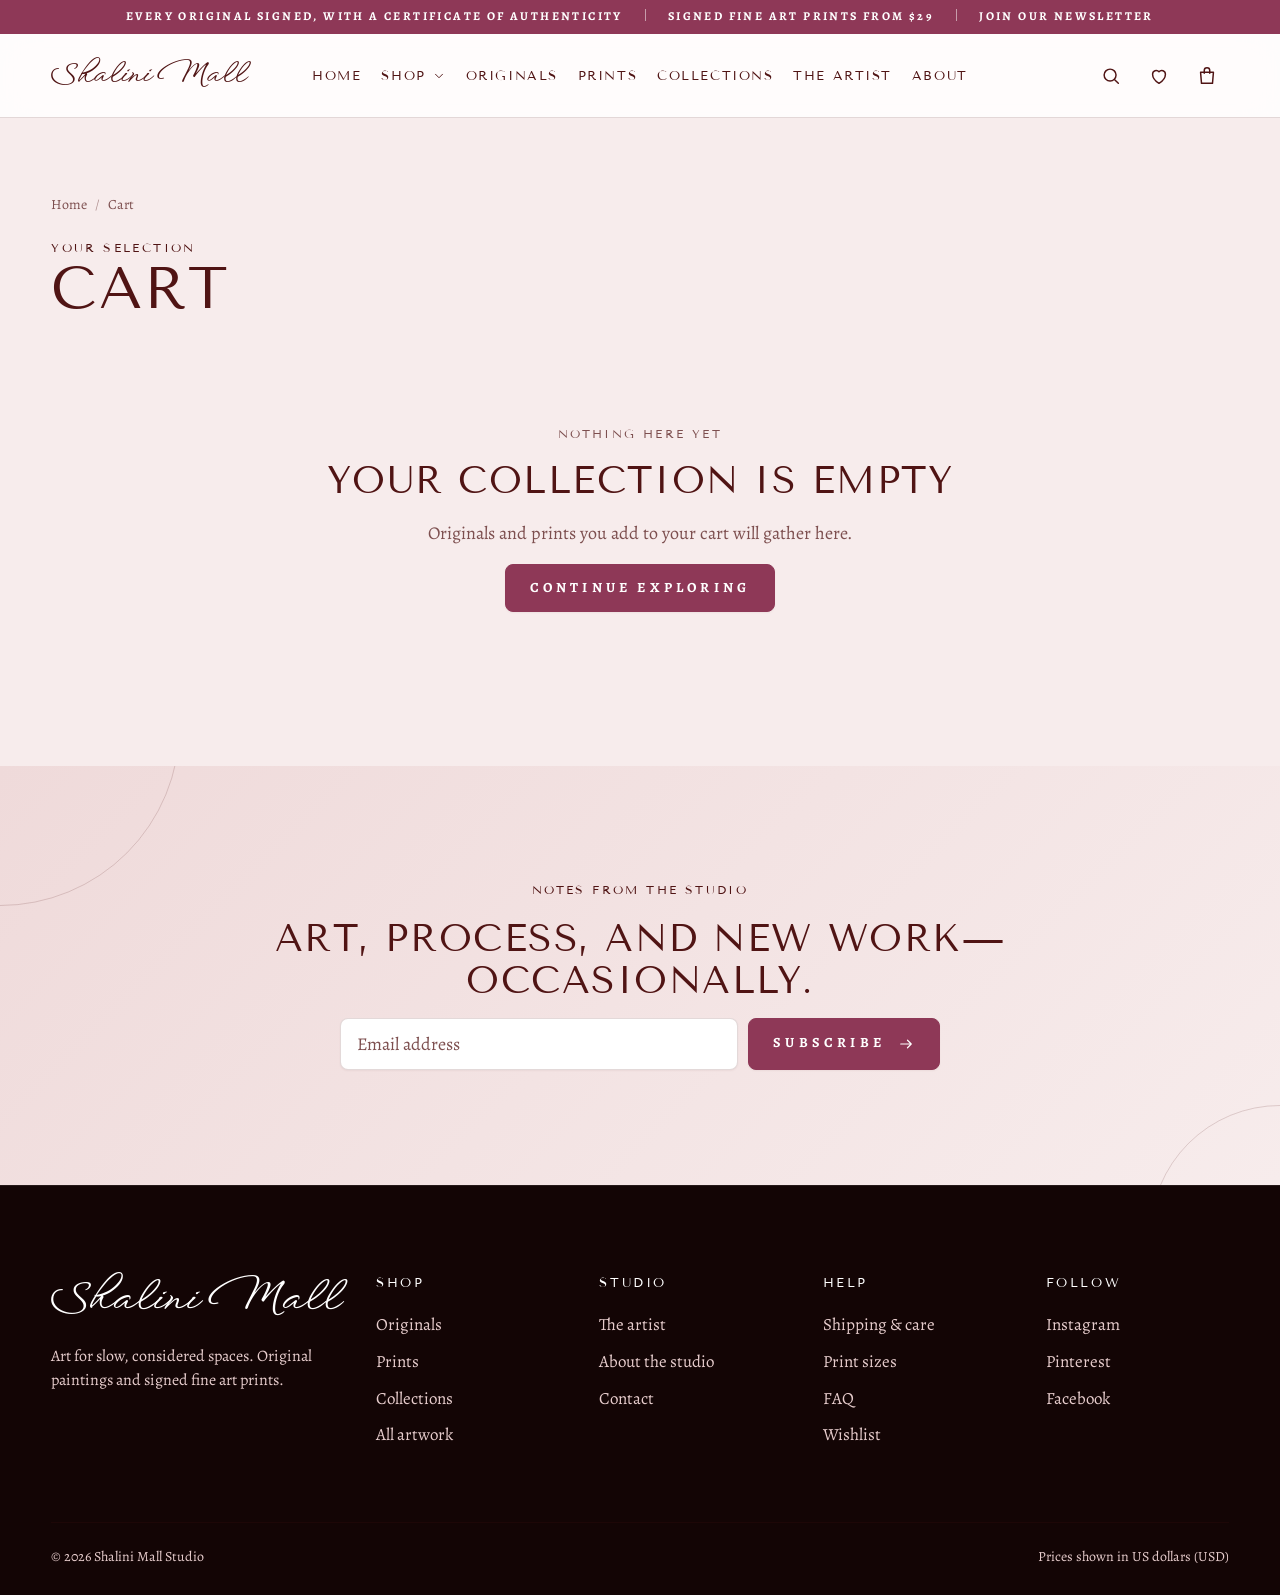
<file: cart.html>
<!doctype html>
<html lang="en">
<head>
  <meta charset="utf-8">
  <meta name="viewport" content="width=device-width,initial-scale=1">
  <title>Your Cart — Shalini Mall</title>
  <meta name="description" content="Review the artworks in your Shalini Mall cart.">
  <meta name="robots" content="noindex">
  <link rel="canonical" href="https://shalini-mall.vercel.app/cart.html">
  <meta name="theme-color" content="#f7ecec">
  <link rel="icon" href="data:image/svg+xml,%3Csvg xmlns='http://www.w3.org/2000/svg' viewBox='0 0 32 32'%3E%3Crect width='32' height='32' fill='%238e3857'/%3E%3Ctext x='16' y='23' font-family='Georgia,serif' font-size='20' text-anchor='middle' fill='%23fff'%3ES%3C/text%3E%3C/svg%3E">
  <link rel="preconnect" href="https://fonts.googleapis.com">
  <link rel="preconnect" href="https://fonts.gstatic.com" crossorigin>
  <link rel="stylesheet" href="https://fonts.googleapis.com/css2?family=Alegreya:ital,wght@0,400;0,500;0,700;1,400&family=Tenor+Sans&family=WindSong:wght@400;500&display=swap">
  <link rel="stylesheet" href="css/global.css">
  <link rel="stylesheet" href="css/header.css">
  <link rel="stylesheet" href="css/components.css">
  <link rel="stylesheet" href="css/cart.css">
  <link rel="stylesheet" href="css/footer.css">
  <link rel="stylesheet" href="css/animations.css">
  <script>document.documentElement.classList.add('js')</script>
  <script defer src="js/core.js"></script>
  <script defer src="js/products.js"></script>
  <script defer src="js/cart.js"></script>
  <script defer src="js/wishlist.js"></script>
  <script defer src="js/recently-viewed.js"></script>
  <script defer src="js/cards.js"></script>
  <script defer src="js/variants.js"></script>
  <script defer src="js/layout.js"></script>
  <script defer src="js/app.js"></script>
  <script defer src="js/search.js"></script>
  <script defer src="js/quick-view.js"></script>
  <script defer src="js/cart-page.js"></script>
  <script defer src="js/animations.js"></script>
</head>
<body>
<main id="main" class="page cart-page">
  <header class="shop-head">
    <nav class="breadcrumb" aria-label="Breadcrumb"><ol><li><a href="index.html">Home</a></li><li aria-current="page">Cart</li></ol></nav>
    <p class="eyebrow">Your selection</p>
    <h1 id="cartHeading">Cart</h1>
  </header>

  <div class="cart-layout" id="cartLayout">
    <section class="cart-lines" aria-labelledby="cartLinesTitle">
      <h2 class="sr-only" id="cartLinesTitle">Artworks in your cart</h2>
      <div id="pageCart"></div>
      <a class="text-link cart-continue" href="shop.html">Continue exploring</a>
    </section>
    <aside class="order-summary" aria-labelledby="summaryTitle">
      <h2 id="summaryTitle">Order summary</h2>
      <dl>
        <div><dt>Subtotal</dt><dd id="sumSubtotal"></dd></div>
        <div><dt>Shipping</dt><dd id="sumShipping"></dd></div>
        <div class="order-summary__total"><dt>Estimated total</dt><dd id="sumTotal"></dd></div>
      </dl>
      <p class="cart-note" id="sumNote"></p>
      <button type="button" class="button dark full" data-checkout>Checkout</button>
      <p class="order-summary__help">Questions about a work? <a href="contact.html">Contact the studio</a></p>
    </aside>
  </div>

  <div class="empty-state" id="cartEmpty" hidden>
    <p class="eyebrow">Nothing here yet</p>
    <h2>Your collection is empty</h2>
    <p>Originals and prints you add to your cart will gather here.</p>
    <a class="button dark" href="shop.html">Continue exploring</a>
  </div>

  <section class="cart-recent" id="cartRecent" aria-labelledby="cartRecentTitle" hidden>
    <div class="section-head"><p class="eyebrow">Your trail</p><h2 id="cartRecentTitle">Recently viewed</h2></div>
    <div class="product-grid product-grid--4" id="cartRecentGrid"></div>
  </section>
</main>
</body>
</html>
</file>
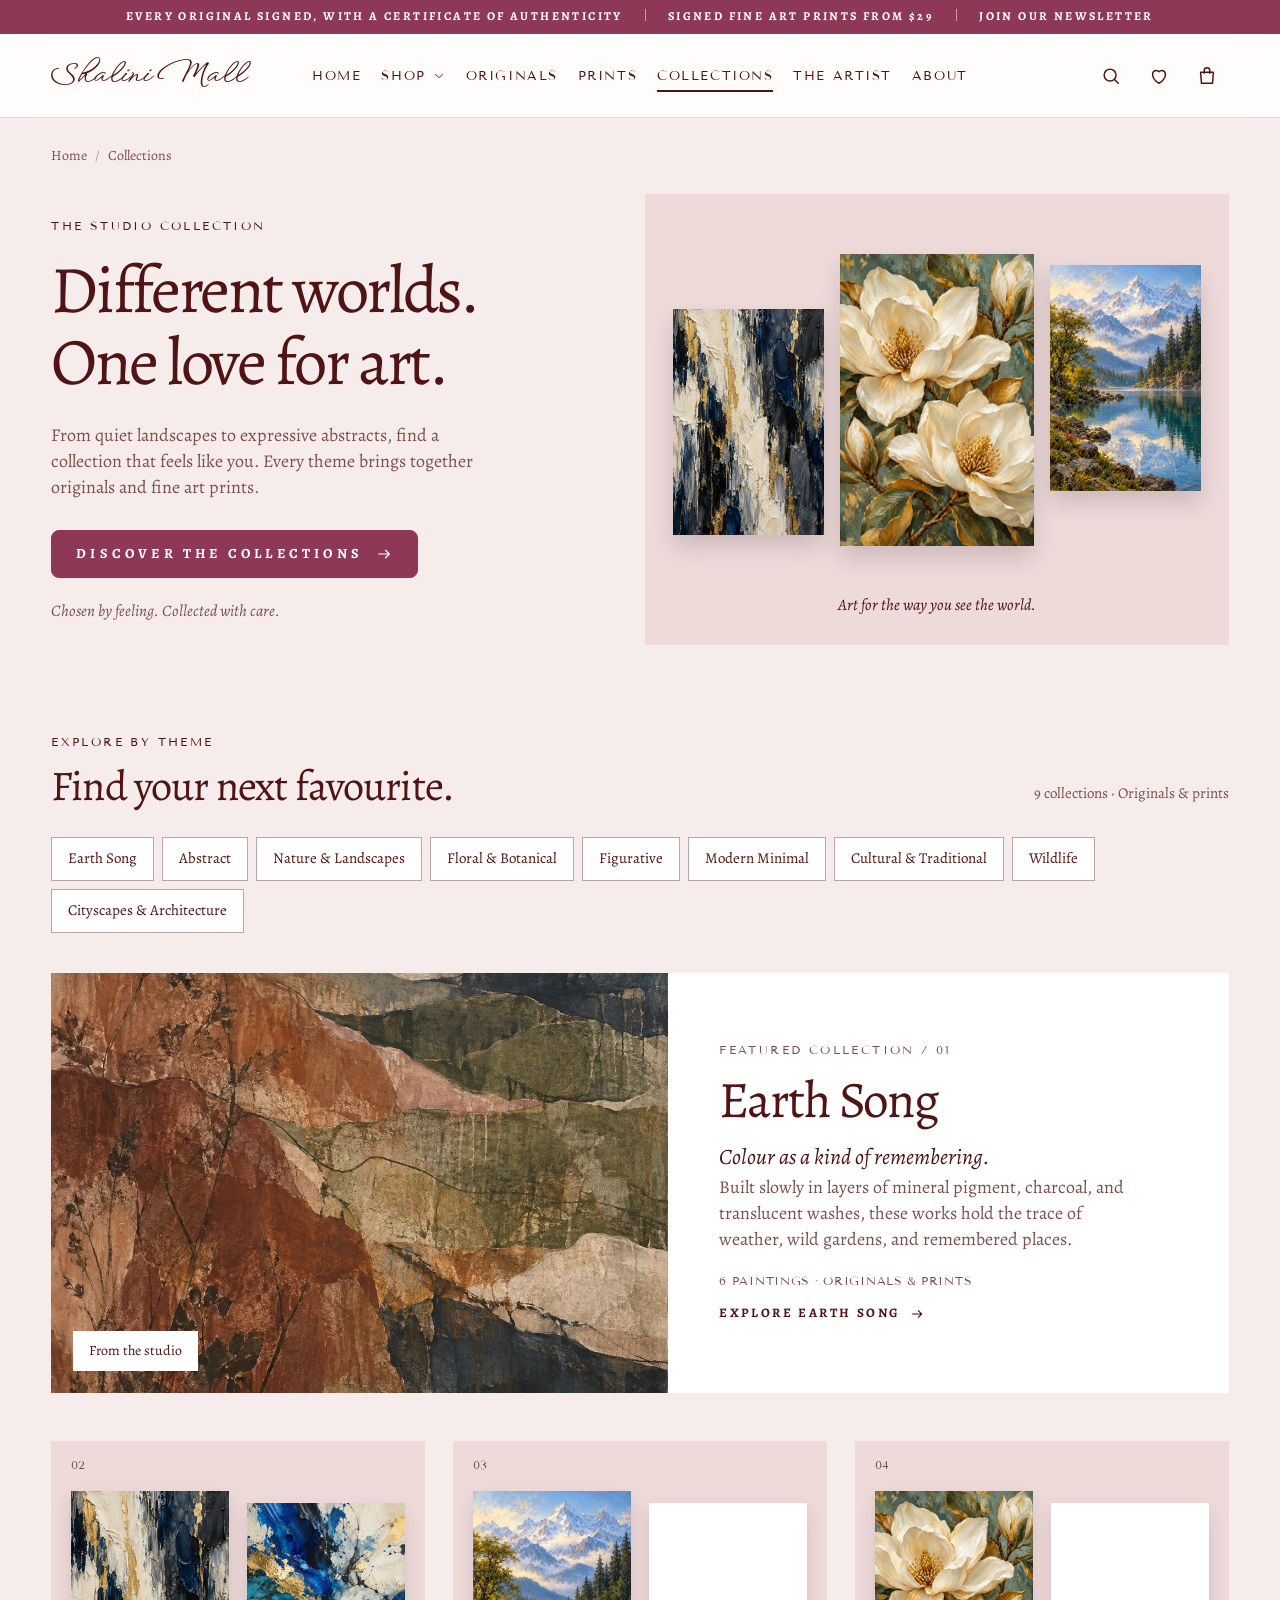
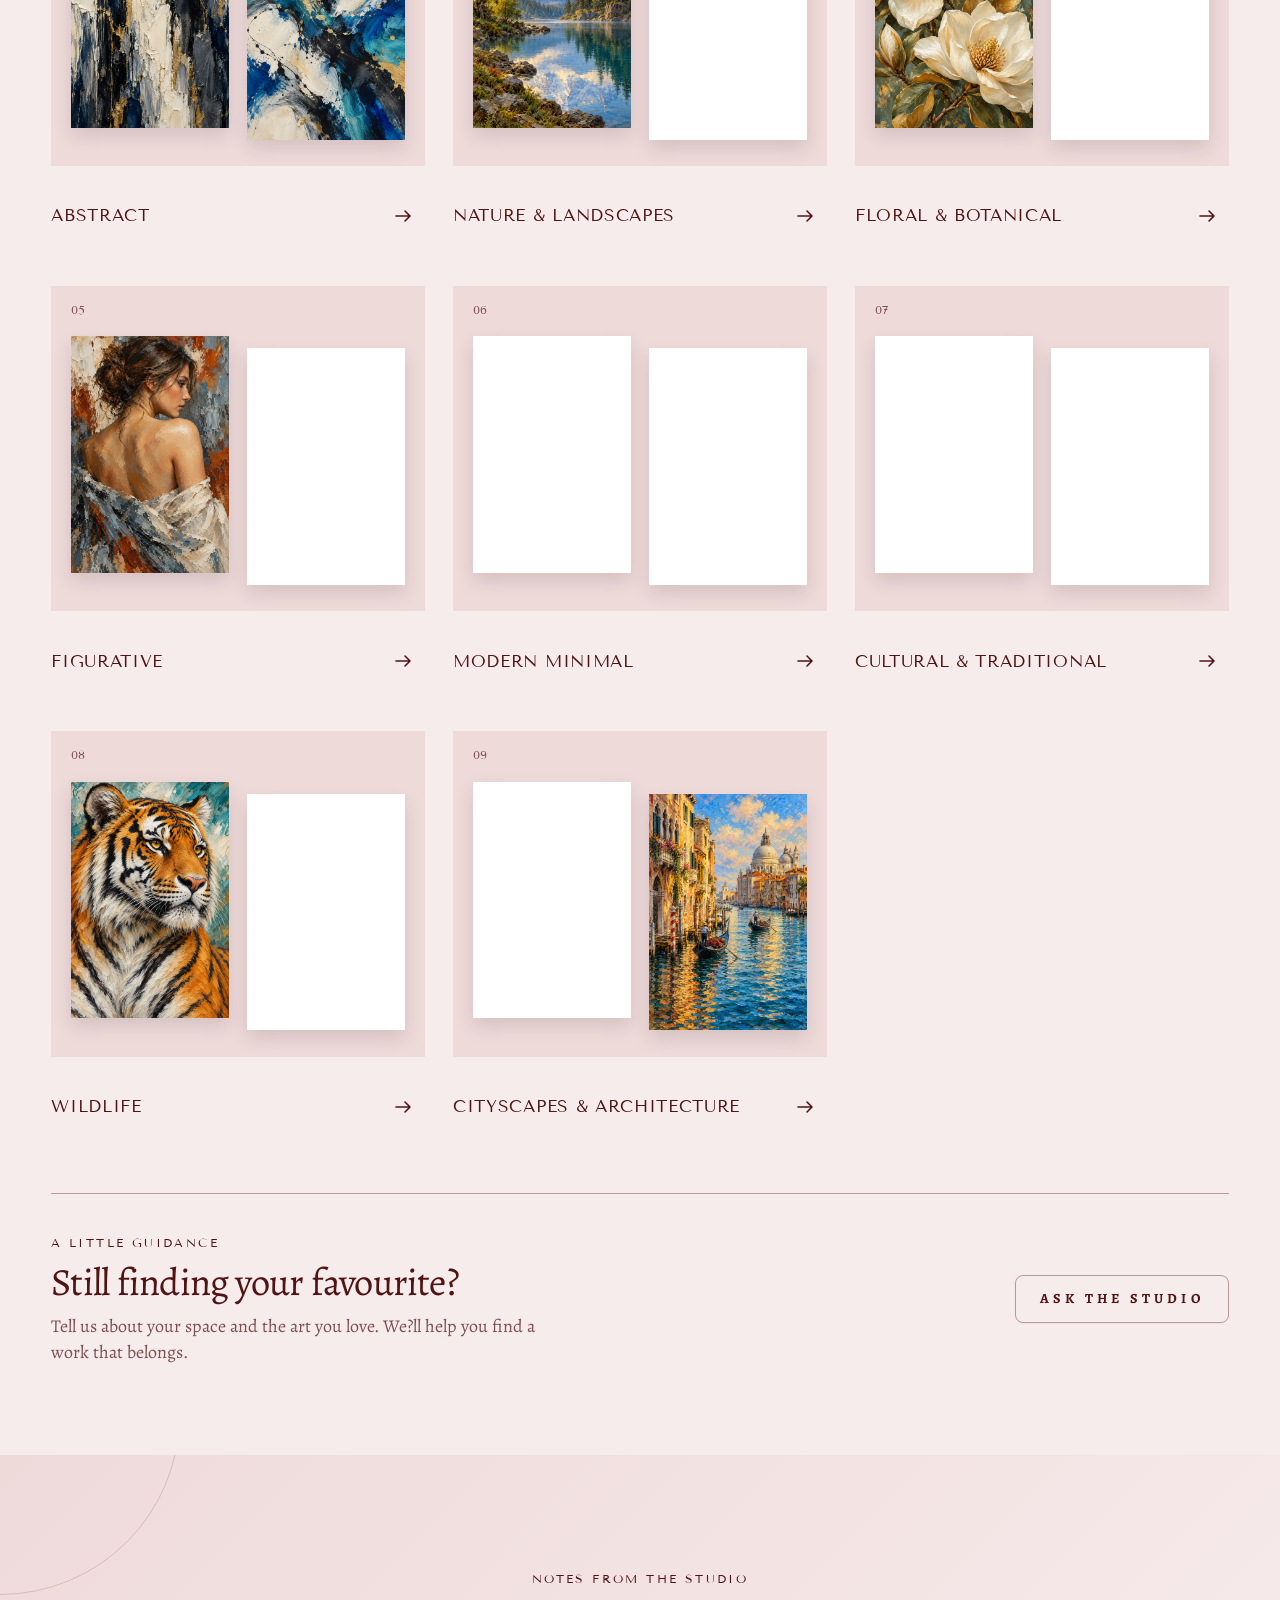
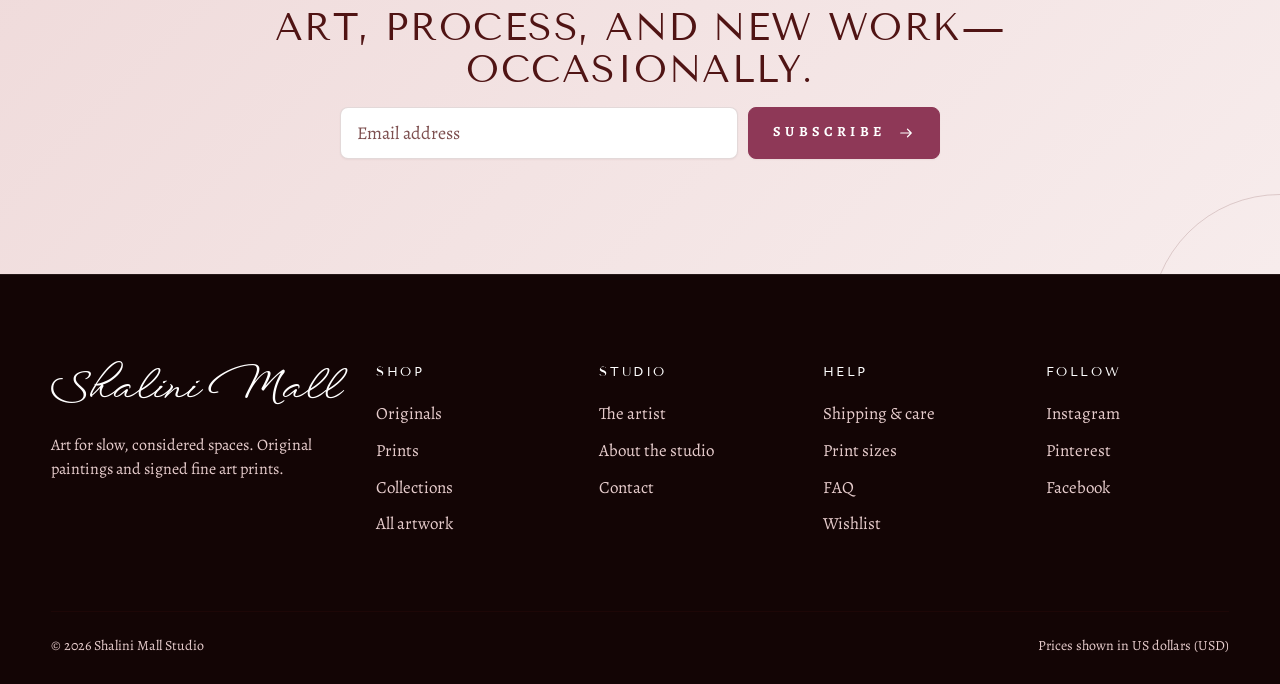
<file: collections.html>
<!doctype html>
<html lang="en">
<head>
  <meta charset="utf-8">
  <meta name="viewport" content="width=device-width,initial-scale=1">
  <title>Collections — Shalini Mall</title>
  <meta name="description" content="Discover abstract, landscape, botanical, figurative, minimal, traditional, wildlife and cityscape art collections from Shalini Mall.">
  <link rel="canonical" href="https://shalini-mall.vercel.app/collections.html">
  <meta property="og:type" content="website">
  <meta property="og:site_name" content="Shalini Mall">
  <meta property="og:title" content="Collections — Shalini Mall">
  <meta property="og:description" content="Series of original paintings and signed fine art prints.">
  <meta property="og:url" content="https://shalini-mall.vercel.app/collections.html">
  <meta property="og:image" content="https://shalini-mall.vercel.app/assets/images/collection-hero.jpg">
  <meta name="twitter:card" content="summary_large_image">
  <meta name="theme-color" content="#f7ecec">
  <link rel="icon" href="data:image/svg+xml,%3Csvg xmlns='http://www.w3.org/2000/svg' viewBox='0 0 32 32'%3E%3Crect width='32' height='32' fill='%238e3857'/%3E%3Ctext x='16' y='23' font-family='Georgia,serif' font-size='20' text-anchor='middle' fill='%23fff'%3ES%3C/text%3E%3C/svg%3E">
  <link rel="preconnect" href="https://fonts.googleapis.com">
  <link rel="preconnect" href="https://fonts.gstatic.com" crossorigin>
  <link rel="stylesheet" href="https://fonts.googleapis.com/css2?family=Alegreya:ital,wght@0,400;0,500;0,700;1,400&family=Tenor+Sans&family=WindSong:wght@400;500&display=swap">
  <link rel="preload" as="image" href="assets/images/ivory-bloom-hq.webp" fetchpriority="high">
  <link rel="stylesheet" href="css/global.css">
  <link rel="stylesheet" href="css/header.css">
  <link rel="stylesheet" href="css/components.css">
  <link rel="stylesheet" href="css/shop.css">
  <link rel="stylesheet" href="css/collections.css">
  <link rel="stylesheet" href="css/footer.css">
  <link rel="stylesheet" href="css/animations.css">
  <script>document.documentElement.classList.add('js')</script>
  <script defer src="js/core.js"></script>
  <script defer src="js/products.js"></script>
  <script defer src="js/cart.js"></script>
  <script defer src="js/wishlist.js"></script>
  <script defer src="js/recently-viewed.js"></script>
  <script defer src="js/cards.js"></script>
  <script defer src="js/variants.js"></script>
  <script defer src="js/layout.js"></script>
  <script defer src="js/app.js"></script>
  <script defer src="js/search.js"></script>
  <script defer src="js/quick-view.js"></script>
  <script defer src="js/filters.js"></script>
  <script defer src="js/listing-pages.js"></script>
  <script defer src="js/animations.js"></script>
</head>
<body>
<main id="main">
  <!-- Collection index (collections.html) -->
  <div class="page collections-page" id="collectionIndexHead">
    <nav class="breadcrumb" aria-label="Breadcrumb"><ol><li><a href="index.html">Home</a></li><li aria-current="page">Collections</li></ol></nav>
    <header class="collections-intro">
      <div class="collections-intro__copy"><p class="eyebrow">The studio collection</p><h1>Different worlds.<br>One love for art.</h1><p>From quiet landscapes to expressive abstracts, find a collection that feels like you. Every theme brings together originals and fine art prints.</p><a class="button dark" href="#collectionDirectory">Discover the collections <svg viewBox="0 0 24 24" aria-hidden="true"><path d="M5 12h14m-5-5 5 5-5 5"/></svg></a><p class="collections-intro__note">Chosen by feeling. Collected with care.</p></div>
      <div class="collections-intro__art" aria-label="A selection of botanical, abstract and landscape paintings"><img src="assets/images/mineral-rhythm-hq.webp" alt="Mineral Rhythm abstract painting" width="1024" height="1536" decoding="async"><img src="assets/images/ivory-bloom-hq.webp" alt="Ivory Bloom floral painting" width="1024" height="1536" fetchpriority="high" decoding="async"><img src="assets/images/mountain-stillness-hq.webp" alt="Mountain Stillness landscape painting" width="1024" height="1536" decoding="async"><span>Art for the way you see the world.</span></div>
    </header>
    <section id="collectionDirectory" aria-labelledby="directoryTitle">
      <div class="collections-directory-head"><div><p class="eyebrow">Explore by theme</p><h2 id="directoryTitle">Find your next favourite.</h2></div><p id="collectionDirectoryCount"></p></div>
      <nav class="collections-jump" id="collectionJump" aria-label="Jump to a collection"></nav>
      <div id="collectionIndex"></div>
    </section>
    <aside class="collections-help"><div><p class="eyebrow">A little guidance</p><h2>Still finding your favourite?</h2><p>Tell us about your space and the art you love. We?ll help you find a work that belongs.</p></div><a class="button outline" href="contact.html">Ask the studio</a></aside>
  </div>

  <!-- Single collection (collections.html?id=…) -->
  <div id="collectionDetail" hidden>
    <header class="collection-detail-hero" id="collectionHero"></header>
    <section class="page" id="works" aria-labelledby="worksTitle">
      <div class="section-head section-head--split"><div><p class="eyebrow">Originals &amp; prints</p><h2 id="worksTitle">Collection works</h2></div></div>
      <div data-listing="collections"></div>
    </section>
    <section class="section section--surface">
      <div class="collection-story" id="collectionStory" data-reveal></div>
    </section>
  </div>
</main>
</body>
</html>
</file>
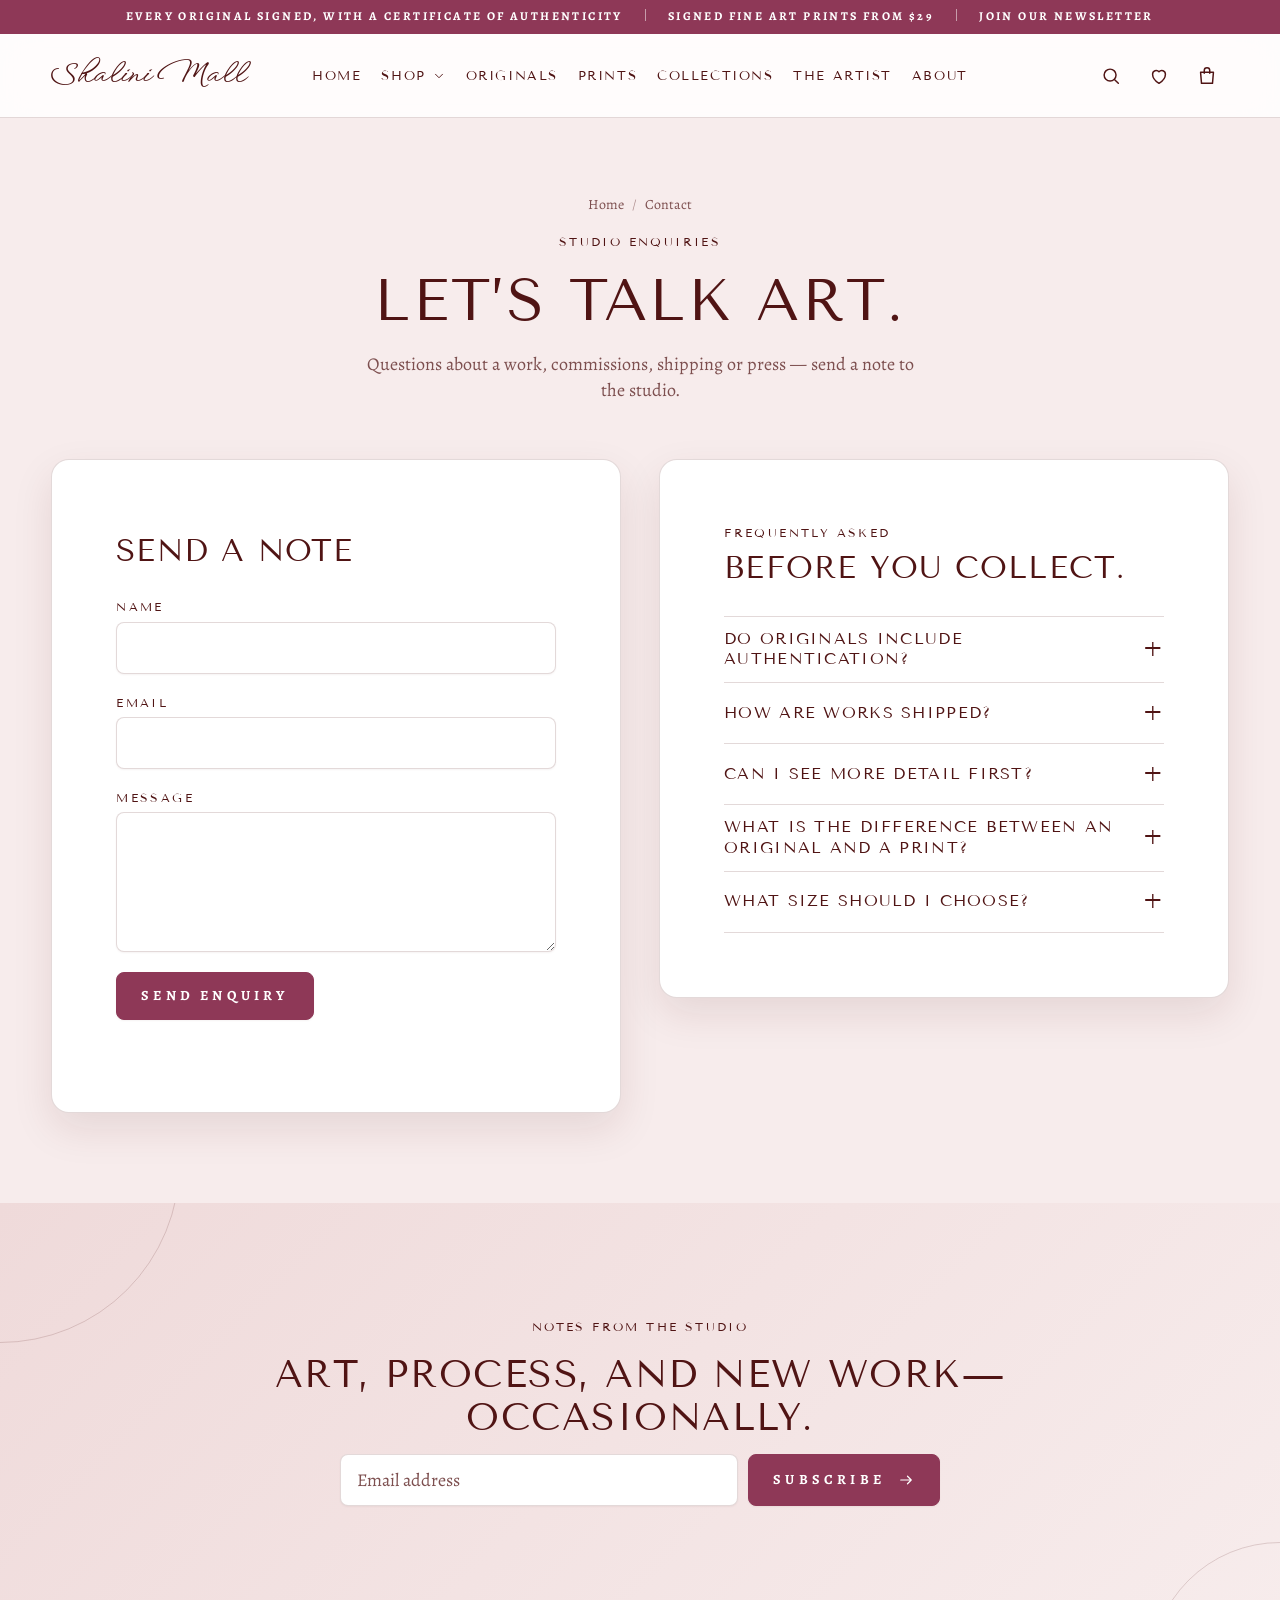
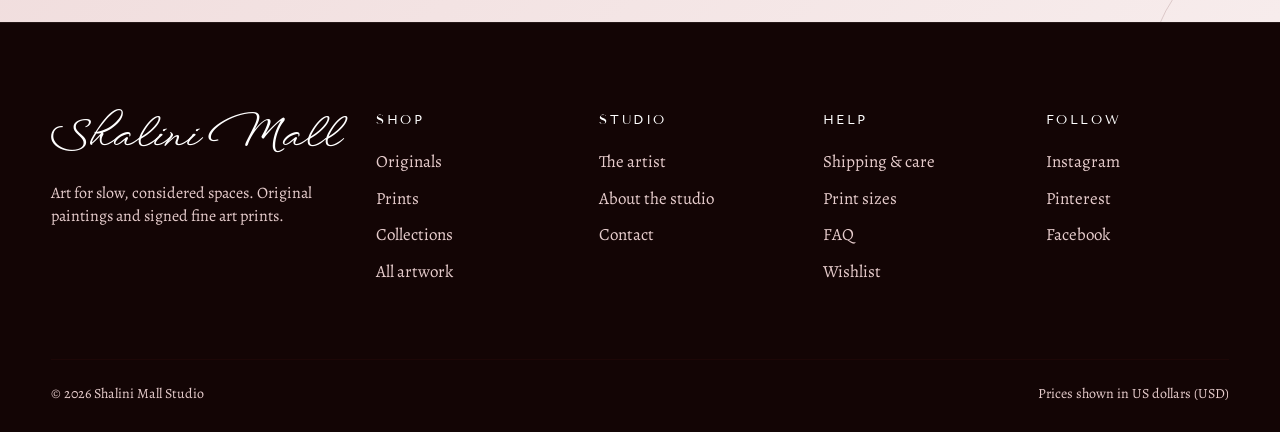
<file: contact.html>
<!doctype html>
<html lang="en">
<head>
  <meta charset="utf-8">
  <meta name="viewport" content="width=device-width,initial-scale=1">
  <title>Contact the Studio — Shalini Mall</title>
  <meta name="description" content="Contact Shalini Mall Studio about artwork, commissions, shipping or press.">
  <link rel="canonical" href="https://shalini-mall.vercel.app/contact.html">
  <meta property="og:type" content="website">
  <meta property="og:site_name" content="Shalini Mall">
  <meta property="og:title" content="Contact the Studio — Shalini Mall">
  <meta property="og:description" content="Let’s talk art.">
  <meta property="og:url" content="https://shalini-mall.vercel.app/contact.html">
  <meta property="og:image" content="https://shalini-mall.vercel.app/assets/images/artist-studio.jpg">
  <meta name="twitter:card" content="summary_large_image">
  <meta name="theme-color" content="#f7ecec">
  <link rel="icon" href="data:image/svg+xml,%3Csvg xmlns='http://www.w3.org/2000/svg' viewBox='0 0 32 32'%3E%3Crect width='32' height='32' fill='%238e3857'/%3E%3Ctext x='16' y='23' font-family='Georgia,serif' font-size='20' text-anchor='middle' fill='%23fff'%3ES%3C/text%3E%3C/svg%3E">
  <link rel="preconnect" href="https://fonts.googleapis.com">
  <link rel="preconnect" href="https://fonts.gstatic.com" crossorigin>
  <link rel="stylesheet" href="https://fonts.googleapis.com/css2?family=Alegreya:ital,wght@0,400;0,500;0,700;1,400&family=Tenor+Sans&family=WindSong:wght@400;500&display=swap">
  <link rel="stylesheet" href="css/global.css">
  <link rel="stylesheet" href="css/header.css">
  <link rel="stylesheet" href="css/components.css">
  <link rel="stylesheet" href="css/editorial.css">
  <link rel="stylesheet" href="css/shop.css">
  <link rel="stylesheet" href="css/footer.css">
  <link rel="stylesheet" href="css/animations.css">
  <script>document.documentElement.classList.add('js')</script>
  <script defer src="js/core.js"></script>
  <script defer src="js/products.js"></script>
  <script defer src="js/cart.js"></script>
  <script defer src="js/wishlist.js"></script>
  <script defer src="js/recently-viewed.js"></script>
  <script defer src="js/cards.js"></script>
  <script defer src="js/variants.js"></script>
  <script defer src="js/layout.js"></script>
  <script defer src="js/app.js"></script>
  <script defer src="js/search.js"></script>
  <script defer src="js/quick-view.js"></script>
  <script defer src="js/contact-page.js"></script>
  <script defer src="js/animations.js"></script>
</head>
<body>
<main id="main" class="page">
  <header class="shop-head">
    <nav class="breadcrumb" aria-label="Breadcrumb"><ol><li><a href="index.html">Home</a></li><li aria-current="page">Contact</li></ol></nav>
    <p class="eyebrow">Studio enquiries</p>
    <h1>Let’s talk art.</h1>
    <p>Questions about a work, commissions, shipping or press — send a note to the studio.</p>
  </header>
  <div class="contact-grid">
    <section class="contact-card" aria-labelledby="formTitle">
      <h2 id="formTitle">Send a note</h2>
      <form id="contactForm" novalidate>
        <div class="field"><label for="name">Name</label><input class="input" id="name" name="name" autocomplete="name" required></div>
        <div class="field"><label for="email">Email</label><input class="input" id="email" name="email" type="email" autocomplete="email" required></div>
        <div class="field"><label for="message">Message</label><textarea class="textarea" id="message" name="message" required></textarea></div>
        <button class="button dark" type="submit">Send enquiry</button>
        <p class="form-message" id="contactStatus" aria-live="polite"></p>
      </form>
    </section>
    <section class="contact-card faq" id="faq" aria-labelledby="faqTitle">
      <p class="eyebrow">Frequently asked</p>
      <h2 id="faqTitle">Before you collect.</h2>
      <details><summary>Do originals include authentication?</summary><p>Yes. Every original arrives signed with a studio certificate of authenticity.</p></details>
      <details><summary>How are works shipped?</summary><p>All artwork is carefully packed. Originals travel insured with tracking; canvas prints are corner-protected and securely boxed.</p></details>
      <details><summary>Can I see more detail first?</summary><p>Of course. Ask for close-ups, scale images, or a short studio video of any available work.</p></details>
      <details><summary>What is the difference between an original and a print?</summary><p>An original is the one-of-one painting itself. A print is a matte stretched-canvas reproduction, signed and numbered by the artist. <a class="text-link" href="about.html#original-or-print">Compare them</a></p></details>
      <details><summary>What size should I choose?</summary><p>Every work can be seen drawn to scale on a wall. <a class="text-link" href="about.html#print-sizes">Open the size guide</a></p></details>
    </section>
  </div>
</main>
</body>
</html>
</file>
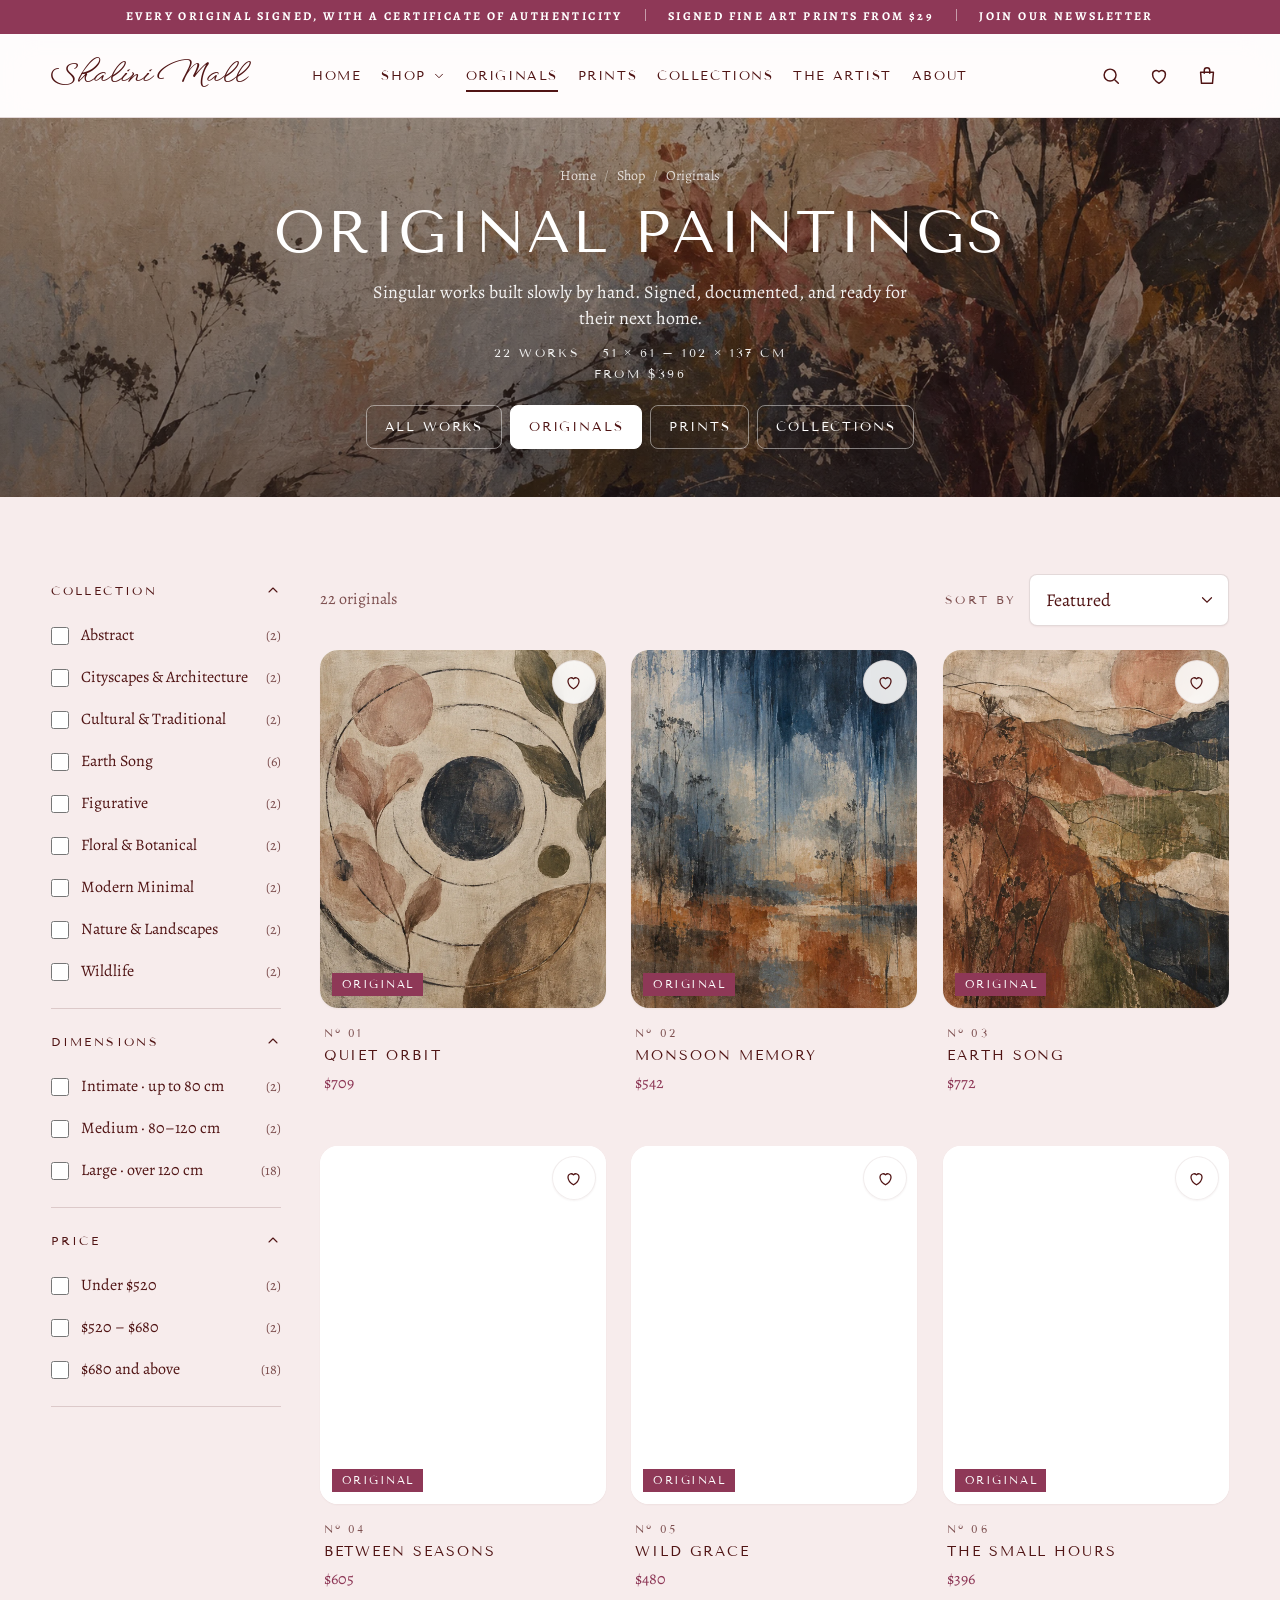
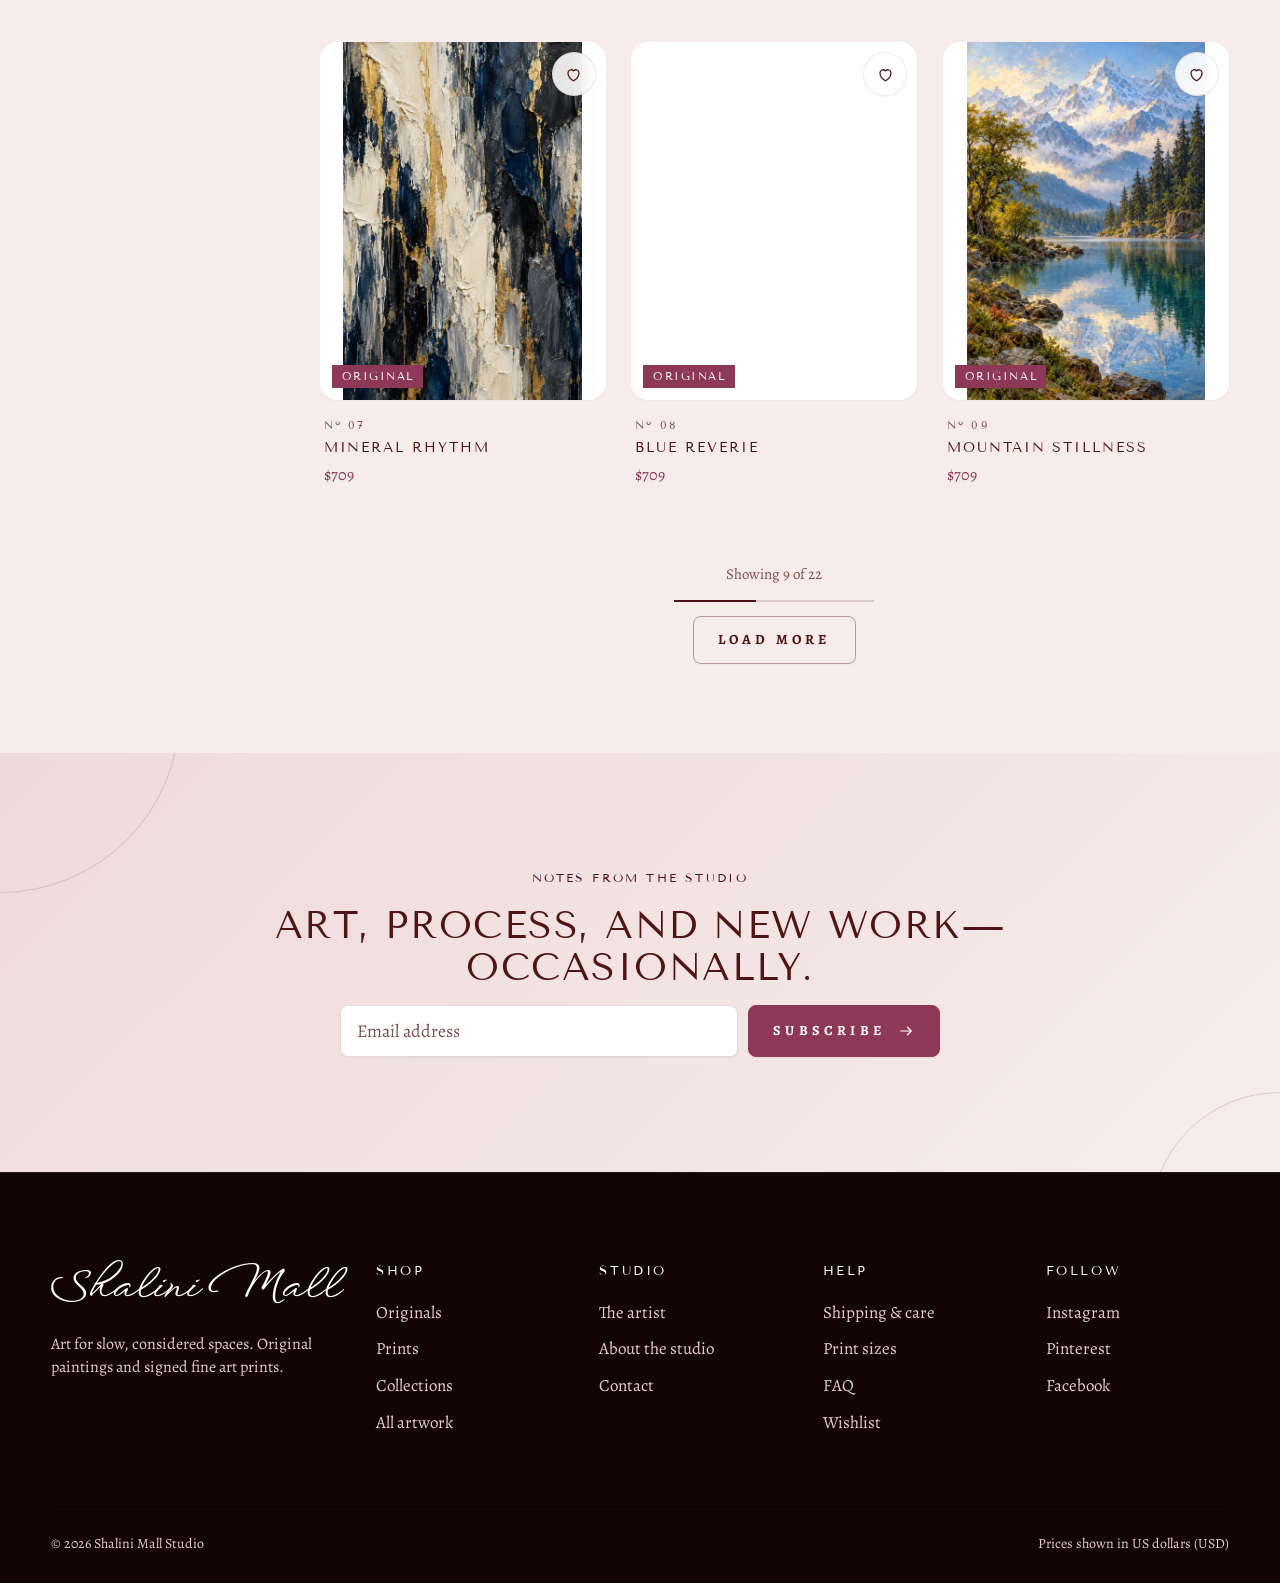
<file: originals.html>
<!doctype html>
<html lang="en">
<head>
  <meta charset="utf-8">
  <meta name="viewport" content="width=device-width,initial-scale=1">
  <title>Original Paintings — Shalini Mall</title>
  <meta name="description" content="Discover one-of-one contemporary original paintings from Shalini Mall Studio, signed and documented with a certificate of authenticity.">
  <link rel="canonical" href="https://shalini-mall.vercel.app/originals.html">
  <meta property="og:type" content="website">
  <meta property="og:site_name" content="Shalini Mall">
  <meta property="og:title" content="Original Paintings — Shalini Mall">
  <meta property="og:description" content="Singular works built slowly by hand. Signed, documented, and ready for their next home.">
  <meta property="og:url" content="https://shalini-mall.vercel.app/originals.html">
  <meta property="og:image" content="https://shalini-mall.vercel.app/assets/images/collection-hero.jpg">
  <meta name="twitter:card" content="summary_large_image">
  <meta name="theme-color" content="#f7ecec">
  <link rel="icon" href="data:image/svg+xml,%3Csvg xmlns='http://www.w3.org/2000/svg' viewBox='0 0 32 32'%3E%3Crect width='32' height='32' fill='%238e3857'/%3E%3Ctext x='16' y='23' font-family='Georgia,serif' font-size='20' text-anchor='middle' fill='%23fff'%3ES%3C/text%3E%3C/svg%3E">
  <link rel="preconnect" href="https://fonts.googleapis.com">
  <link rel="preconnect" href="https://fonts.gstatic.com" crossorigin>
  <link rel="stylesheet" href="https://fonts.googleapis.com/css2?family=Alegreya:ital,wght@0,400;0,500;0,700;1,400&family=Tenor+Sans&family=WindSong:wght@400;500&display=swap">
  <link rel="preload" as="image" href="assets/images/collection-hero.webp" fetchpriority="high">
  <link rel="stylesheet" href="css/global.css">
  <link rel="stylesheet" href="css/header.css">
  <link rel="stylesheet" href="css/components.css">
  <link rel="stylesheet" href="css/shop.css">
  <link rel="stylesheet" href="css/footer.css">
  <link rel="stylesheet" href="css/animations.css">
  <script>document.documentElement.classList.add('js')</script>
  <script defer src="js/core.js"></script>
  <script defer src="js/products.js"></script>
  <script defer src="js/cart.js"></script>
  <script defer src="js/wishlist.js"></script>
  <script defer src="js/recently-viewed.js"></script>
  <script defer src="js/cards.js"></script>
  <script defer src="js/variants.js"></script>
  <script defer src="js/layout.js"></script>
  <script defer src="js/app.js"></script>
  <script defer src="js/search.js"></script>
  <script defer src="js/quick-view.js"></script>
  <script defer src="js/filters.js"></script>
  <script defer src="js/listing-pages.js"></script>
  <script defer src="js/animations.js"></script>
</head>
<body>
<main id="main">
  <header class="page-banner">
    <div class="art" style="--crop:78% 70%"><img src="assets/images/collection-hero.webp" alt="" fetchpriority="high"></div>
    <div class="page-banner__copy">
      <nav class="breadcrumb" aria-label="Breadcrumb"><ol><li><a href="index.html">Home</a></li><li><a href="shop.html">Shop</a></li><li aria-current="page">Originals</li></ol></nav>
      <h1>Original paintings</h1>
      <p>Singular works built slowly by hand. Signed, documented, and ready for their next home.</p>
      <p class="banner-facts"><span><span data-fact-count></span> works</span><span data-fact-sizes></span><span data-fact-price></span></p>
      <nav class="category-nav category-nav--light" aria-label="Browse by type">
        <a href="shop.html">All works</a>
        <a href="originals.html" aria-current="page">Originals</a>
        <a href="prints.html">Prints</a>
        <a href="collections.html">Collections</a>
      </nav>
    </div>
  </header>
  <div class="page">
    <div data-listing="originals"></div>
  </div>
</main>
</body>
</html>
</file>
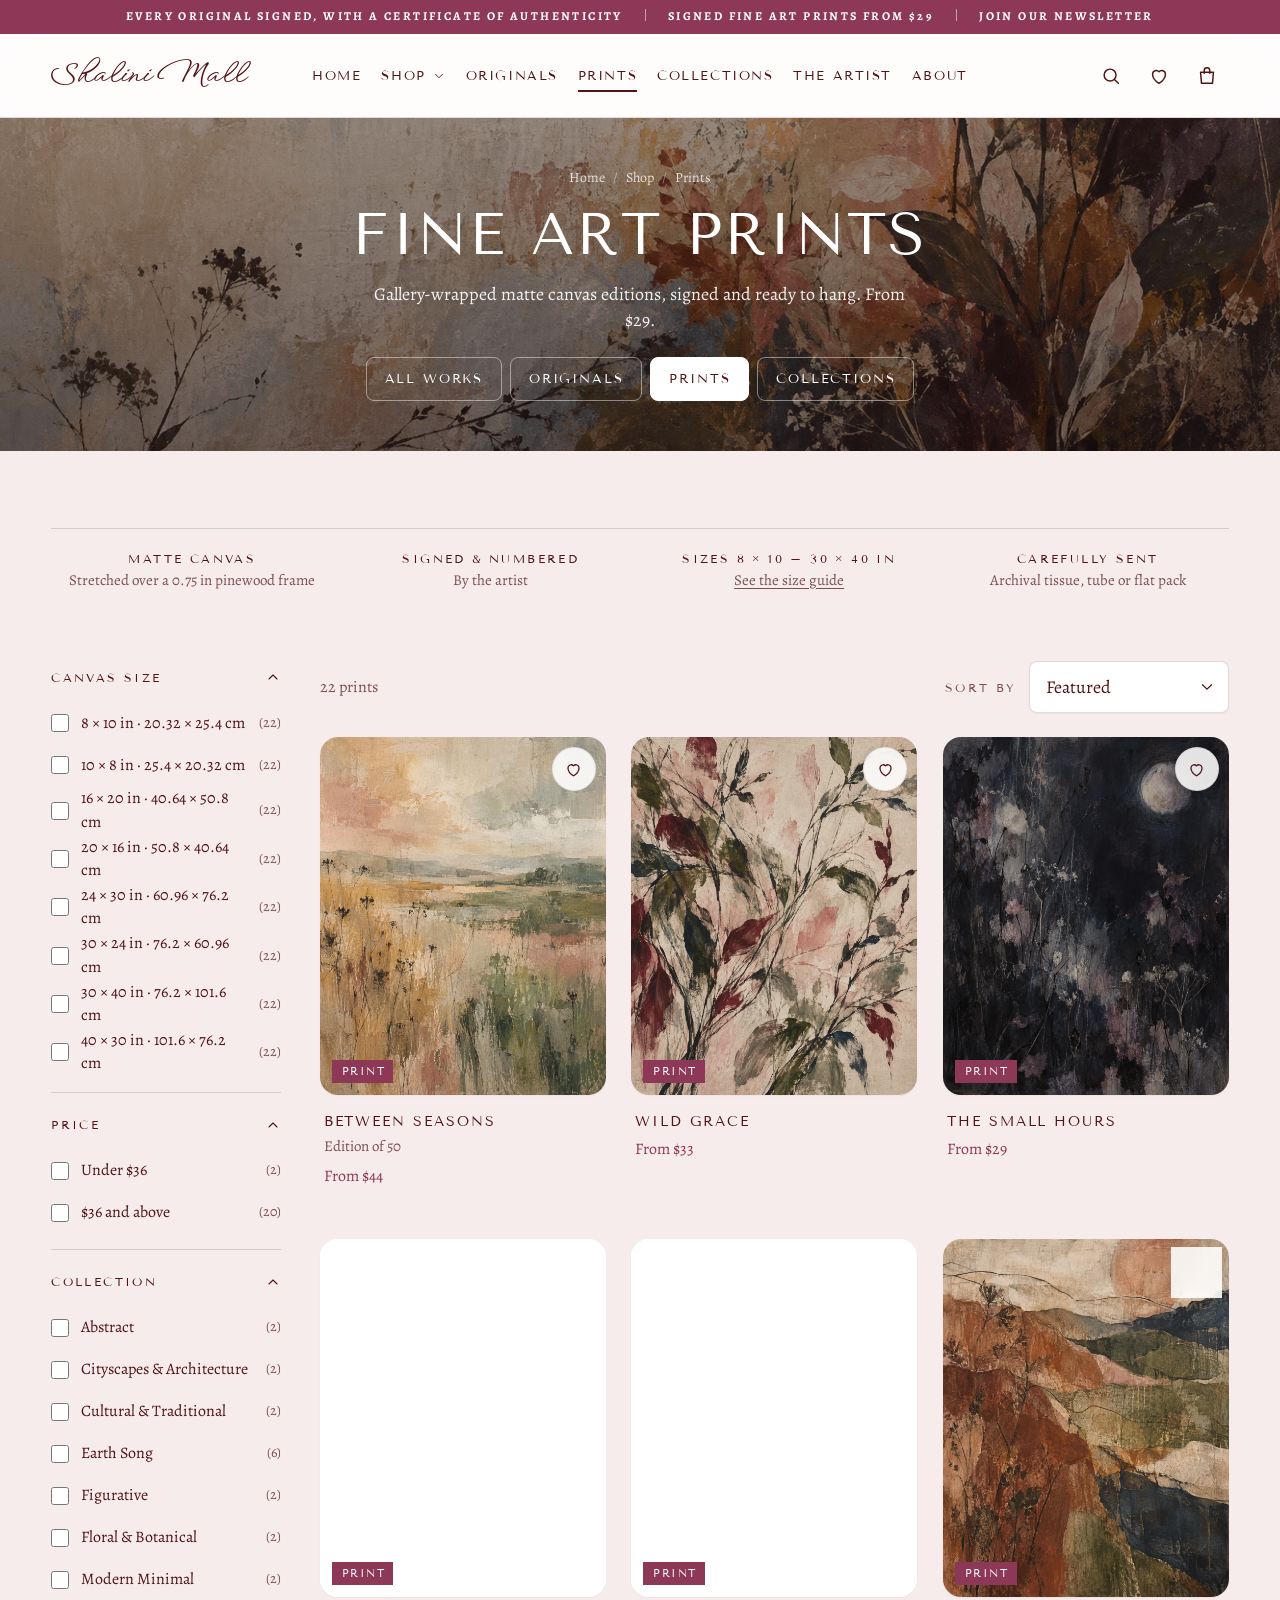
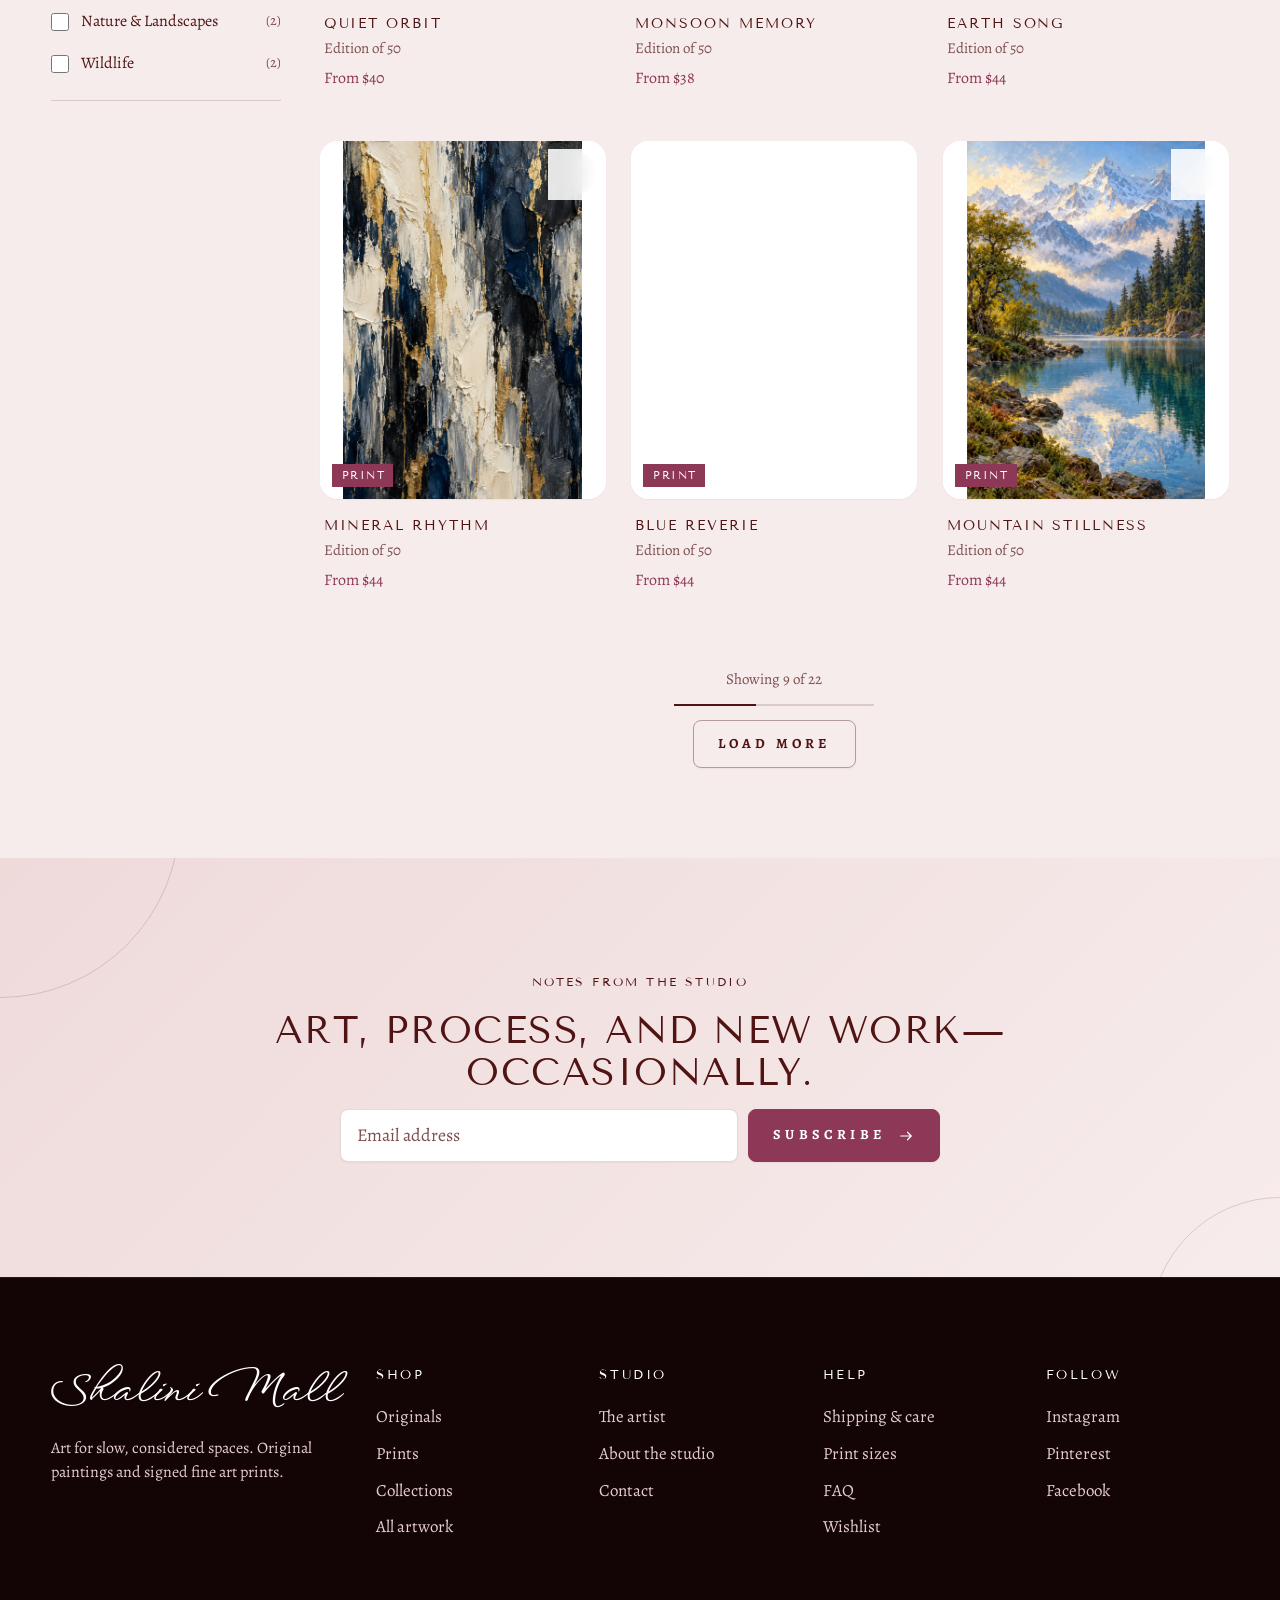
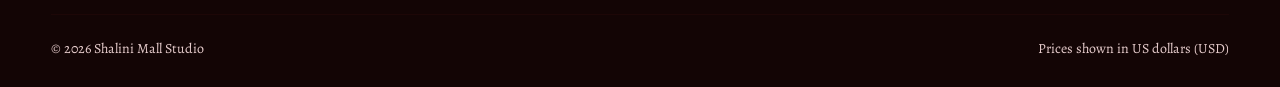
<file: prints.html>
<!doctype html>
<html lang="en">
<head>
  <meta charset="utf-8">
  <meta name="viewport" content="width=device-width,initial-scale=1">
  <title>Fine Art Prints — Shalini Mall</title>
  <meta name="description" content="Signed matte canvas prints by Shalini Mall in Printify sizes from 8 × 10 to 30 × 40 inches.">
  <link rel="canonical" href="https://shalini-mall.vercel.app/prints.html">
  <meta property="og:type" content="website">
  <meta property="og:site_name" content="Shalini Mall">
  <meta property="og:title" content="Fine Art Prints — Shalini Mall">
  <meta property="og:description" content="Gallery-wrapped matte canvas editions, signed and ready to hang.">
  <meta property="og:url" content="https://shalini-mall.vercel.app/prints.html">
  <meta property="og:image" content="https://shalini-mall.vercel.app/assets/images/collection-hero.jpg">
  <meta name="twitter:card" content="summary_large_image">
  <meta name="theme-color" content="#f7ecec">
  <link rel="icon" href="data:image/svg+xml,%3Csvg xmlns='http://www.w3.org/2000/svg' viewBox='0 0 32 32'%3E%3Crect width='32' height='32' fill='%238e3857'/%3E%3Ctext x='16' y='23' font-family='Georgia,serif' font-size='20' text-anchor='middle' fill='%23fff'%3ES%3C/text%3E%3C/svg%3E">
  <link rel="preconnect" href="https://fonts.googleapis.com">
  <link rel="preconnect" href="https://fonts.gstatic.com" crossorigin>
  <link rel="stylesheet" href="https://fonts.googleapis.com/css2?family=Alegreya:ital,wght@0,400;0,500;0,700;1,400&family=Tenor+Sans&family=WindSong:wght@400;500&display=swap">
  <link rel="stylesheet" href="css/global.css">
  <link rel="stylesheet" href="css/header.css">
  <link rel="stylesheet" href="css/components.css">
  <link rel="stylesheet" href="css/shop.css">
  <link rel="stylesheet" href="css/footer.css">
  <link rel="stylesheet" href="css/animations.css">
  <script>document.documentElement.classList.add('js')</script>
  <script defer src="js/core.js"></script>
  <script defer src="js/products.js"></script>
  <script defer src="js/cart.js"></script>
  <script defer src="js/wishlist.js"></script>
  <script defer src="js/recently-viewed.js"></script>
  <script defer src="js/cards.js"></script>
  <script defer src="js/variants.js"></script>
  <script defer src="js/layout.js"></script>
  <script defer src="js/app.js"></script>
  <script defer src="js/search.js"></script>
  <script defer src="js/quick-view.js"></script>
  <script defer src="js/filters.js"></script>
  <script defer src="js/listing-pages.js"></script>
  <script defer src="js/animations.js"></script>
</head>
<body>
<main id="main">
  <header class="page-banner">
    <div class="art" style="--crop:12% 62%"><img src="assets/images/collection-hero.webp" alt="" fetchpriority="high"></div>
    <div class="page-banner__copy">
      <nav class="breadcrumb" aria-label="Breadcrumb"><ol><li><a href="index.html">Home</a></li><li><a href="shop.html">Shop</a></li><li aria-current="page">Prints</li></ol></nav>
      <h1>Fine art prints</h1>
      <p>Gallery-wrapped matte canvas editions, signed and ready to hang. <span data-fact-price></span>.</p>
      <nav class="category-nav category-nav--light" aria-label="Browse by type">
        <a href="shop.html">All works</a>
        <a href="originals.html">Originals</a>
        <a href="prints.html" aria-current="page">Prints</a>
        <a href="collections.html">Collections</a>
      </nav>
    </div>
  </header>
  <div class="page">
    <ul class="print-promises" aria-label="About our prints">
      <li><strong>Matte canvas</strong><span>Stretched over a 0.75 in pinewood frame</span></li>
      <li><strong>Signed &amp; numbered</strong><span>By the artist</span></li>
      <li><strong>Sizes 8 × 10 – 30 × 40 in</strong><span><a href="about.html#print-sizes">See the size guide</a></span></li>
      <li><strong>Carefully sent</strong><span>Archival tissue, tube or flat pack</span></li>
    </ul>
    <div data-listing="prints"></div>
  </div>
</main>
</body>
</html>
</file>
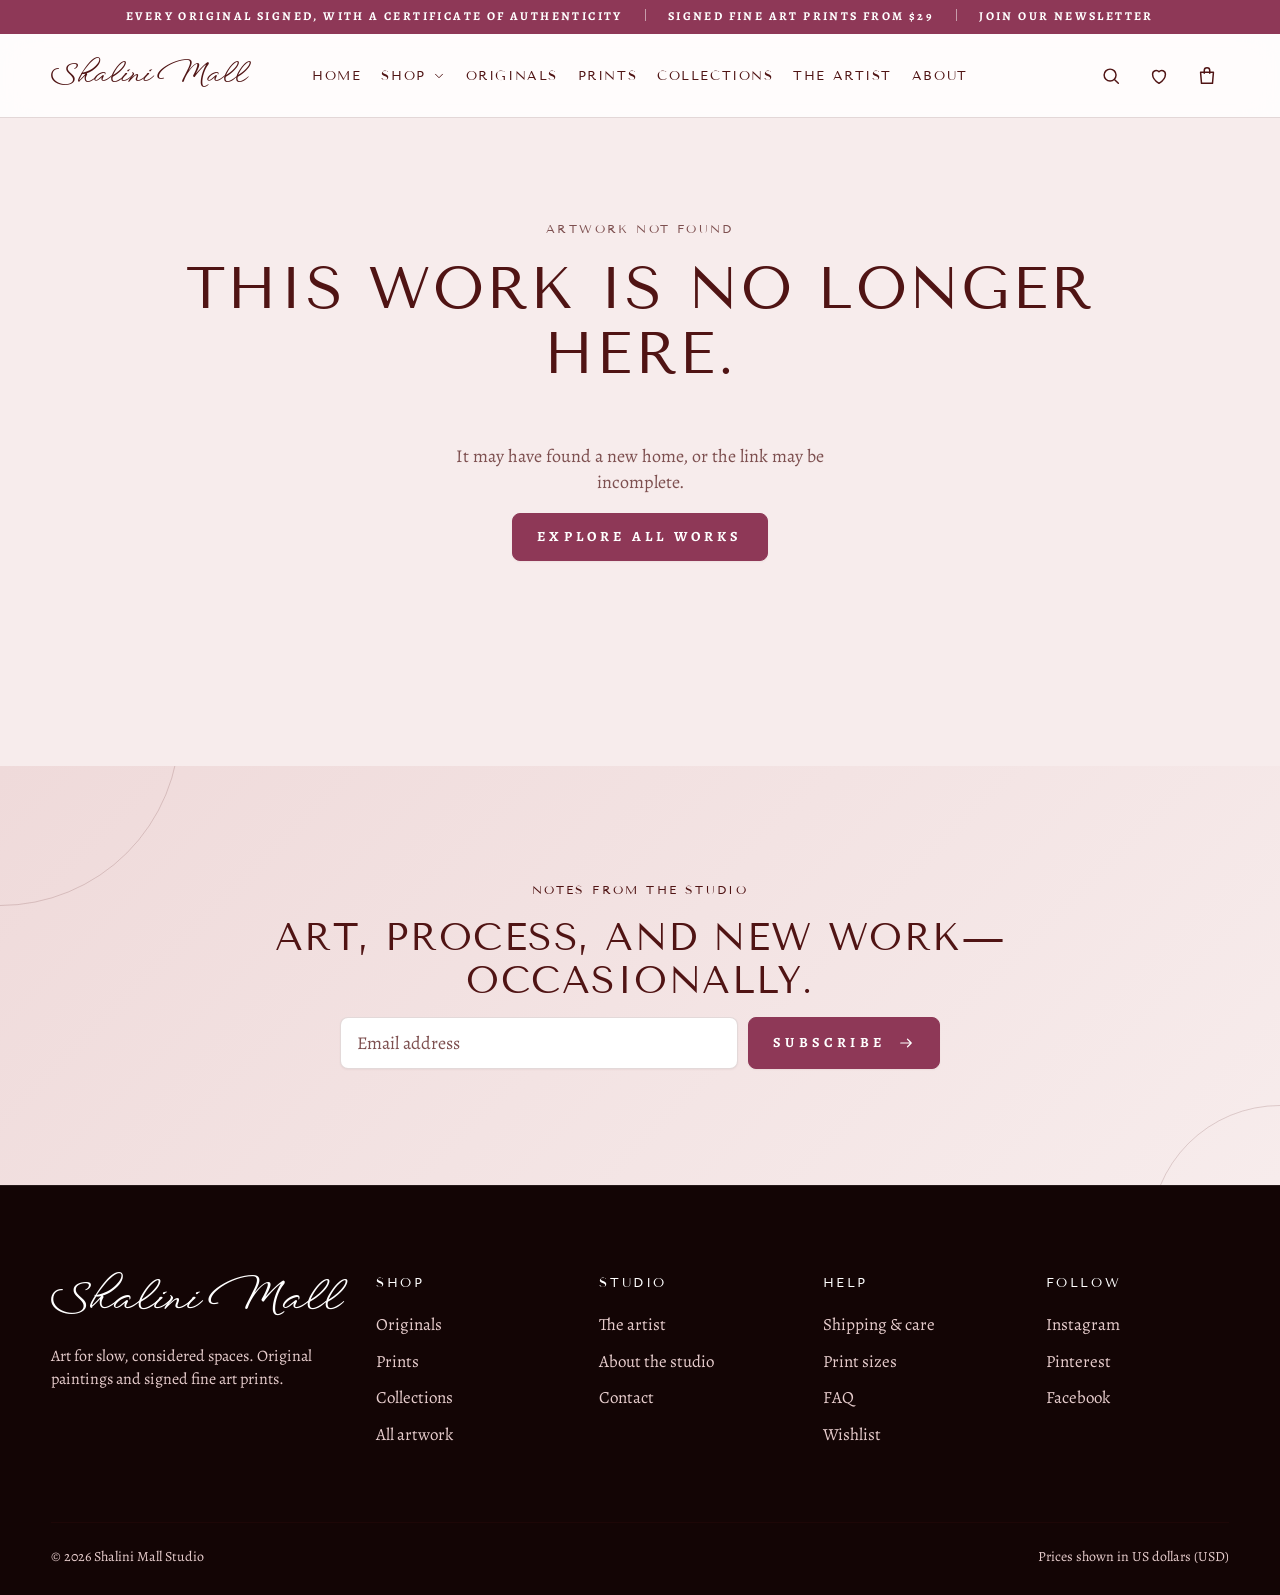
<file: product.html>
<!doctype html>
<html lang="en">
<head>
  <meta charset="utf-8">
  <meta name="viewport" content="width=device-width,initial-scale=1">
  <title>Artwork — Shalini Mall</title>
  <meta name="description" content="Artwork detail from Shalini Mall Studio.">
  <link rel="canonical" href="https://shalini-mall.vercel.app/product.html">
  <meta property="og:type" content="product">
  <meta property="og:site_name" content="Shalini Mall">
  <meta property="og:title" content="Shalini Mall Studio">
  <meta property="og:description" content="Original paintings and signed fine art prints.">
  <meta property="og:url" content="https://shalini-mall.vercel.app/product.html">
  <meta property="og:image" content="https://shalini-mall.vercel.app/assets/images/collection-hero.jpg">
  <meta name="twitter:card" content="summary_large_image">
  <meta name="theme-color" content="#f7ecec">
  <link rel="icon" href="data:image/svg+xml,%3Csvg xmlns='http://www.w3.org/2000/svg' viewBox='0 0 32 32'%3E%3Crect width='32' height='32' fill='%238e3857'/%3E%3Ctext x='16' y='23' font-family='Georgia,serif' font-size='20' text-anchor='middle' fill='%23fff'%3ES%3C/text%3E%3C/svg%3E">
  <link rel="preconnect" href="https://fonts.googleapis.com">
  <link rel="preconnect" href="https://fonts.gstatic.com" crossorigin>
  <link rel="stylesheet" href="https://fonts.googleapis.com/css2?family=Alegreya:ital,wght@0,400;0,500;0,700;1,400&family=Tenor+Sans&family=WindSong:wght@400;500&display=swap">
  <link rel="preload" as="image" href="assets/images/collection-hero.webp" fetchpriority="high">
  <link rel="stylesheet" href="css/global.css">
  <link rel="stylesheet" href="css/header.css">
  <link rel="stylesheet" href="css/components.css">
  <link rel="stylesheet" href="css/product.css">
  <link rel="stylesheet" href="css/footer.css">
  <link rel="stylesheet" href="css/animations.css">
  <script>document.documentElement.classList.add('js')</script>
  <script defer src="js/core.js"></script>
  <script defer src="js/products.js"></script>
  <script defer src="js/cart.js"></script>
  <script defer src="js/wishlist.js"></script>
  <script defer src="js/recently-viewed.js"></script>
  <script defer src="js/cards.js"></script>
  <script defer src="js/variants.js"></script>
  <script defer src="js/layout.js"></script>
  <script defer src="js/app.js"></script>
  <script defer src="js/search.js"></script>
  <script defer src="js/quick-view.js"></script>
  <script defer src="js/wall-preview.js"></script>
  <script defer src="js/product.js"></script>
  <script defer src="js/animations.js"></script>
</head>
<body>
<main id="main">
  <div class="page product-page">
    <div class="product" id="product"></div>
    <div class="product-more" id="productMore"></div>
  </div>

  <section class="section section--surface" id="interiorSection" aria-labelledby="interiorTitle">
    <div class="section-head" data-reveal>
      <p class="eyebrow">Art in interiors</p>
      <h2 id="interiorTitle">In a room</h2>
      <p>Drawn to true scale, hung at the usual 145 cm centre height, so you can judge its presence before it arrives.</p>
    </div>
    <div class="interior-scenes" id="interiorScenes" data-reveal-stagger tabindex="0" role="region" aria-label="Scale drawings in three rooms"></div>
  </section>

  <section class="section" id="relatedSection" aria-labelledby="relatedTitle">
    <div class="section-head section-head--split" data-reveal>
      <div><p class="eyebrow">From the same studio</p><h2 id="relatedTitle">Related works</h2></div>
      <a class="text-link" id="relatedLink" href="shop.html">View all</a>
    </div>
    <div class="product-grid" id="relatedGrid"></div>
  </section>

  <section class="section section--flush-top" id="recentSection" aria-labelledby="recentTitle" hidden>
    <div class="section-head section-head--split"><div><p class="eyebrow">Your trail</p><h2 id="recentTitle">Recently viewed</h2></div></div>
    <div class="product-grid product-grid--4" id="recentGrid"></div>
  </section>

  <div class="sticky-buy" id="stickyBuy" aria-label="Quick purchase"></div>
</main>
<dialog class="dialog lightbox" id="lightbox" aria-label="Artwork full screen">
  <button type="button" class="icon-btn dialog-close" data-dialog-close aria-label="Close full screen view"><svg viewBox="0 0 24 24" aria-hidden="true"><path d="m5 5 14 14M19 5 5 19"/></svg></button>
  <div data-lightbox-art></div>
</dialog>
</body>
</html>
</file>
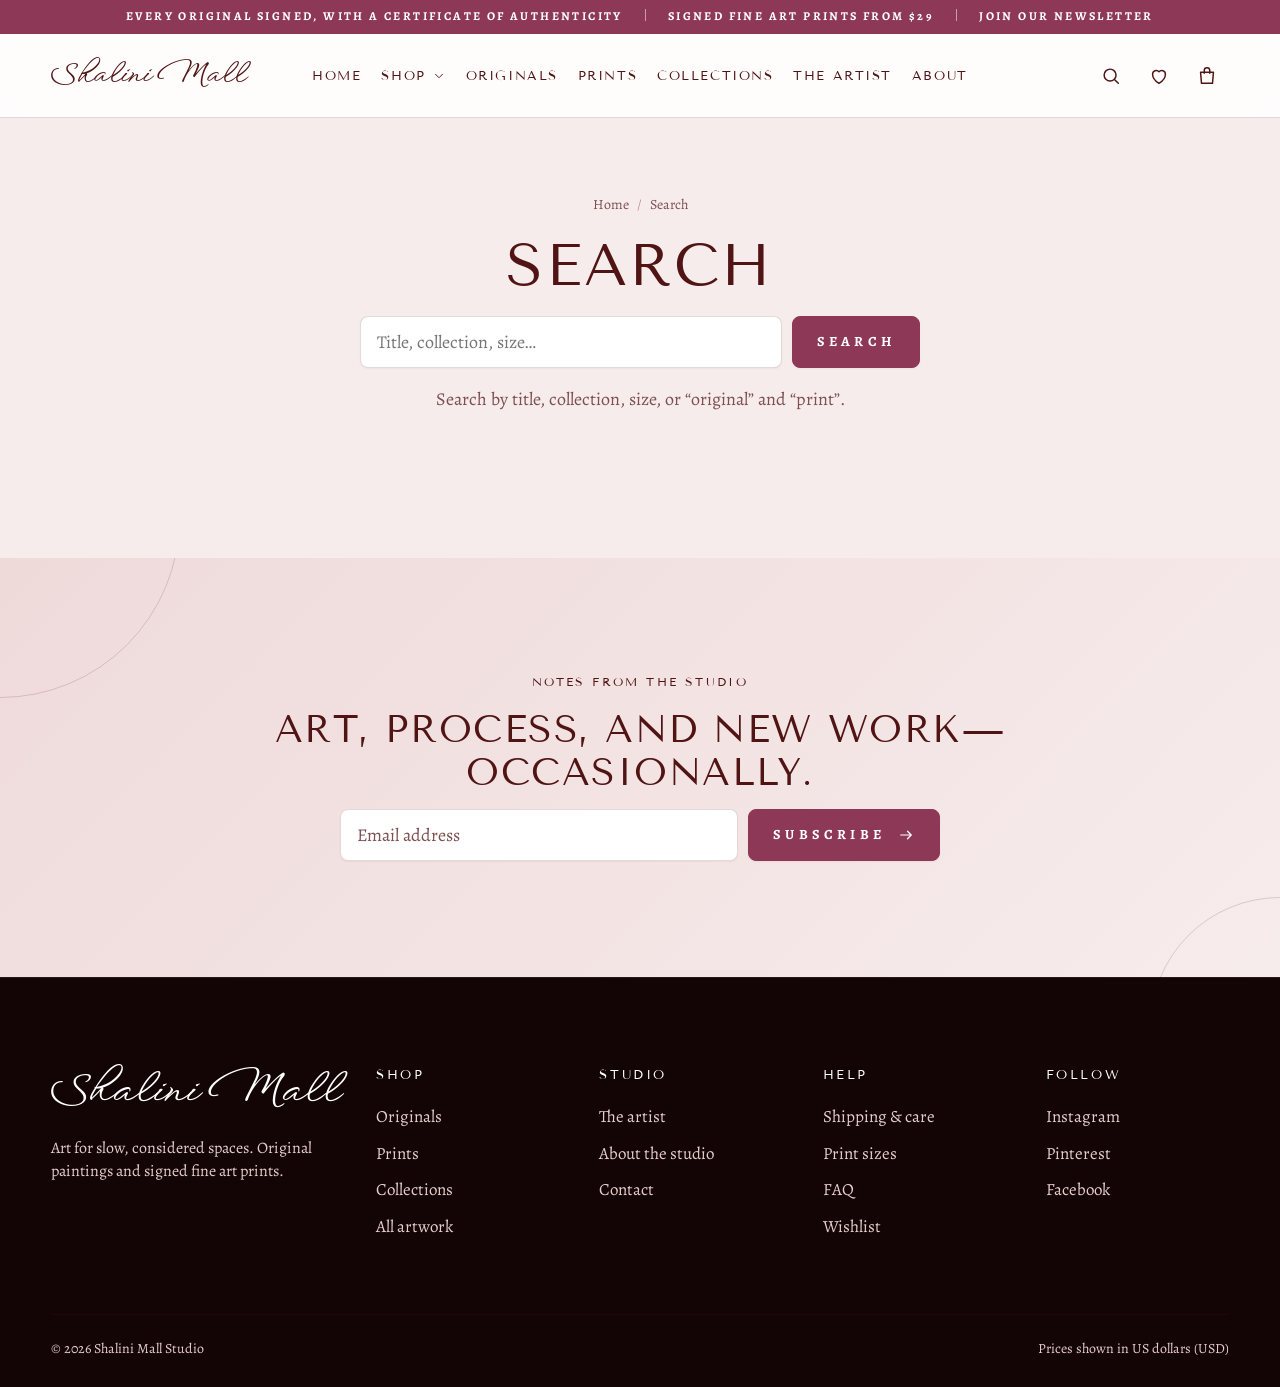
<file: search.html>
<!doctype html>
<html lang="en">
<head>
  <meta charset="utf-8">
  <meta name="viewport" content="width=device-width,initial-scale=1">
  <title>Search — Shalini Mall</title>
  <meta name="description" content="Search original paintings and fine art prints by Shalini Mall.">
  <meta name="robots" content="noindex">
  <link rel="canonical" href="https://shalini-mall.vercel.app/search.html">
  <meta name="theme-color" content="#f7ecec">
  <link rel="icon" href="data:image/svg+xml,%3Csvg xmlns='http://www.w3.org/2000/svg' viewBox='0 0 32 32'%3E%3Crect width='32' height='32' fill='%238e3857'/%3E%3Ctext x='16' y='23' font-family='Georgia,serif' font-size='20' text-anchor='middle' fill='%23fff'%3ES%3C/text%3E%3C/svg%3E">
  <link rel="preconnect" href="https://fonts.googleapis.com">
  <link rel="preconnect" href="https://fonts.gstatic.com" crossorigin>
  <link rel="stylesheet" href="https://fonts.googleapis.com/css2?family=Alegreya:ital,wght@0,400;0,500;0,700;1,400&family=Tenor+Sans&family=WindSong:wght@400;500&display=swap">
  <link rel="stylesheet" href="css/global.css">
  <link rel="stylesheet" href="css/header.css">
  <link rel="stylesheet" href="css/components.css">
  <link rel="stylesheet" href="css/shop.css">
  <link rel="stylesheet" href="css/footer.css">
  <link rel="stylesheet" href="css/animations.css">
  <script>document.documentElement.classList.add('js')</script>
  <script defer src="js/core.js"></script>
  <script defer src="js/products.js"></script>
  <script defer src="js/cart.js"></script>
  <script defer src="js/wishlist.js"></script>
  <script defer src="js/recently-viewed.js"></script>
  <script defer src="js/cards.js"></script>
  <script defer src="js/variants.js"></script>
  <script defer src="js/layout.js"></script>
  <script defer src="js/app.js"></script>
  <script defer src="js/search.js"></script>
  <script defer src="js/quick-view.js"></script>
  <script defer src="js/animations.js"></script>
</head>
<body>
<main id="main" class="page">
  <header class="shop-head">
    <nav class="breadcrumb" aria-label="Breadcrumb"><ol><li><a href="index.html">Home</a></li><li aria-current="page">Search</li></ol></nav>
    <h1 id="searchPageHeading">Search</h1>
    <form class="search-page-form" role="search" action="search.html">
      <label class="sr-only" for="searchPageInput">Search artworks</label>
      <input class="input" id="searchPageInput" name="q" type="search" placeholder="Title, collection, size…" autocomplete="off">
      <button class="button dark" type="submit">Search</button>
    </form>
    <p id="searchPageCount" aria-live="polite"></p>
  </header>
  <h2 class="sr-only">Matching artworks</h2>
  <div class="product-grid" id="searchPageResults"></div>
  <div class="empty-state" id="searchPageEmpty" hidden>
    <h2>No artwork found</h2>
    <p>Try a title, a collection name, or simply “original” or “print”.</p>
    <a class="text-link" href="shop.html">Explore all works</a>
  </div>
</main>
</body>
</html>
</file>
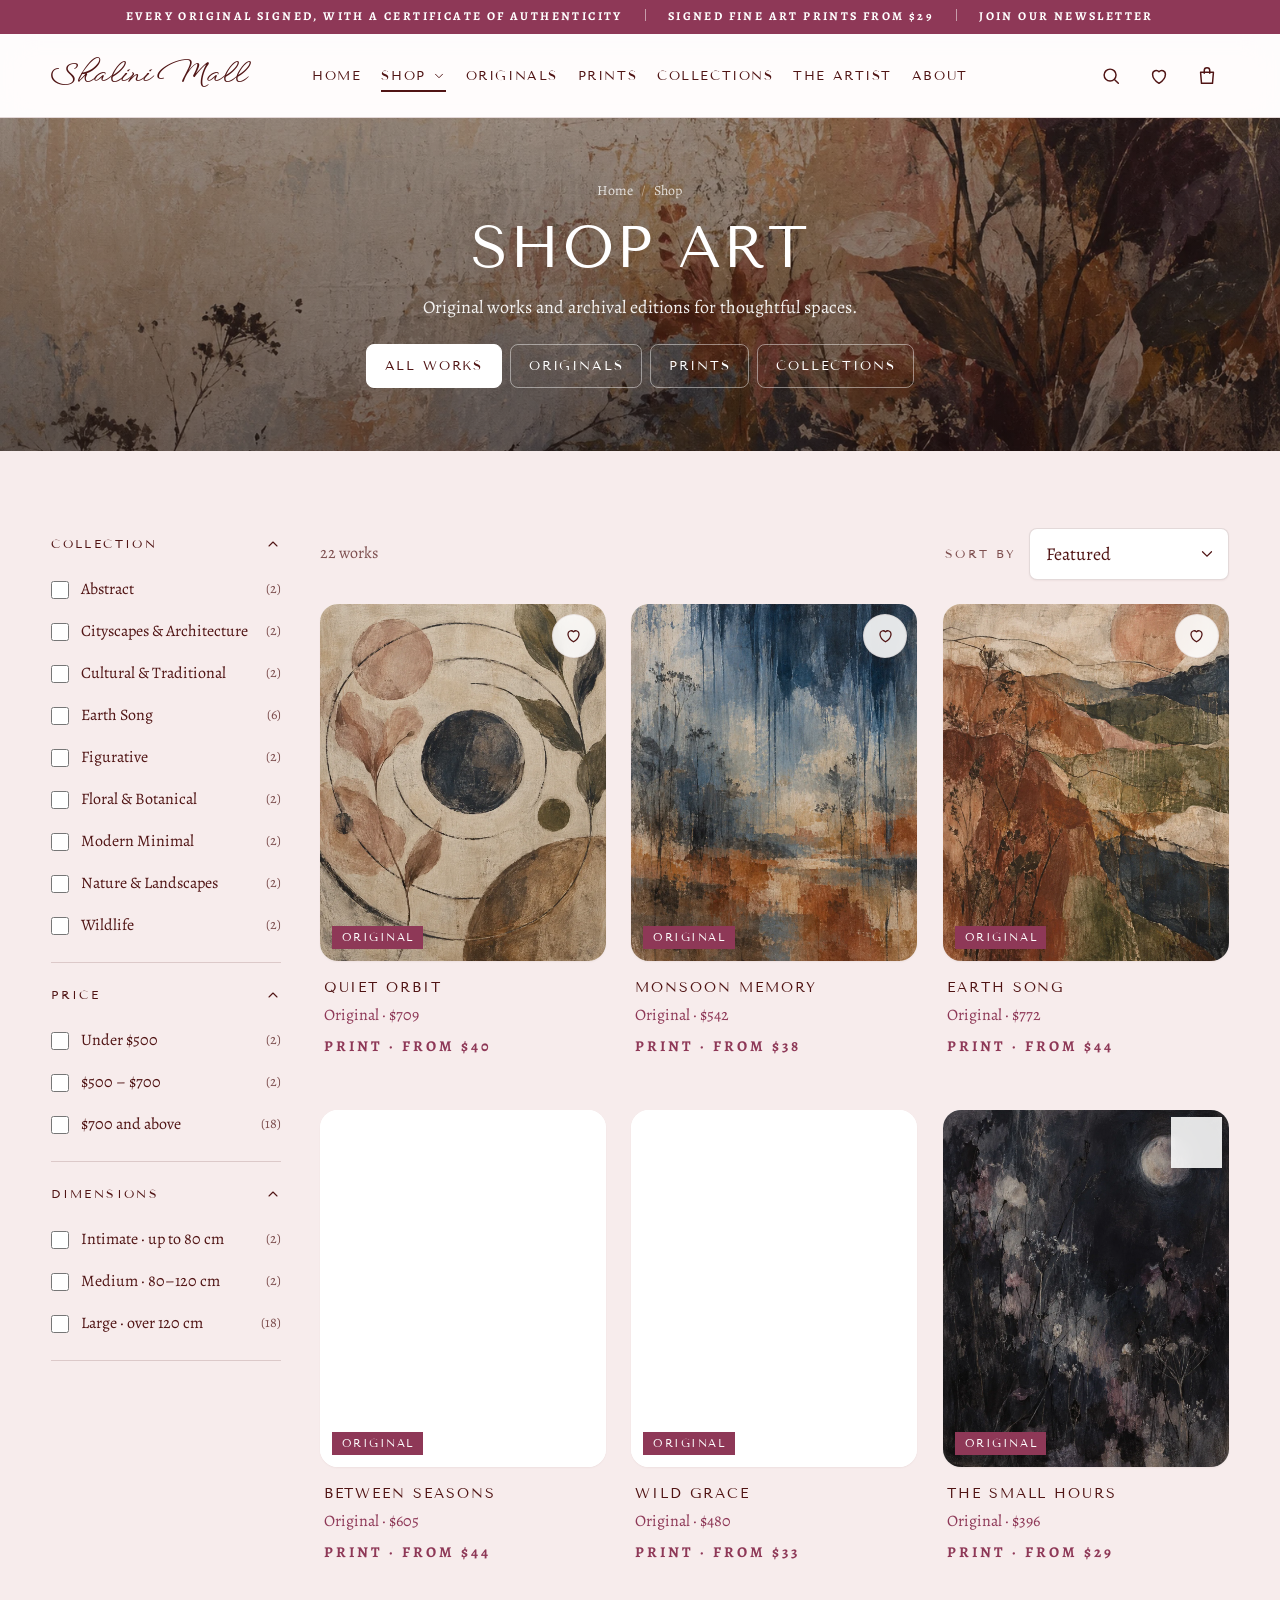
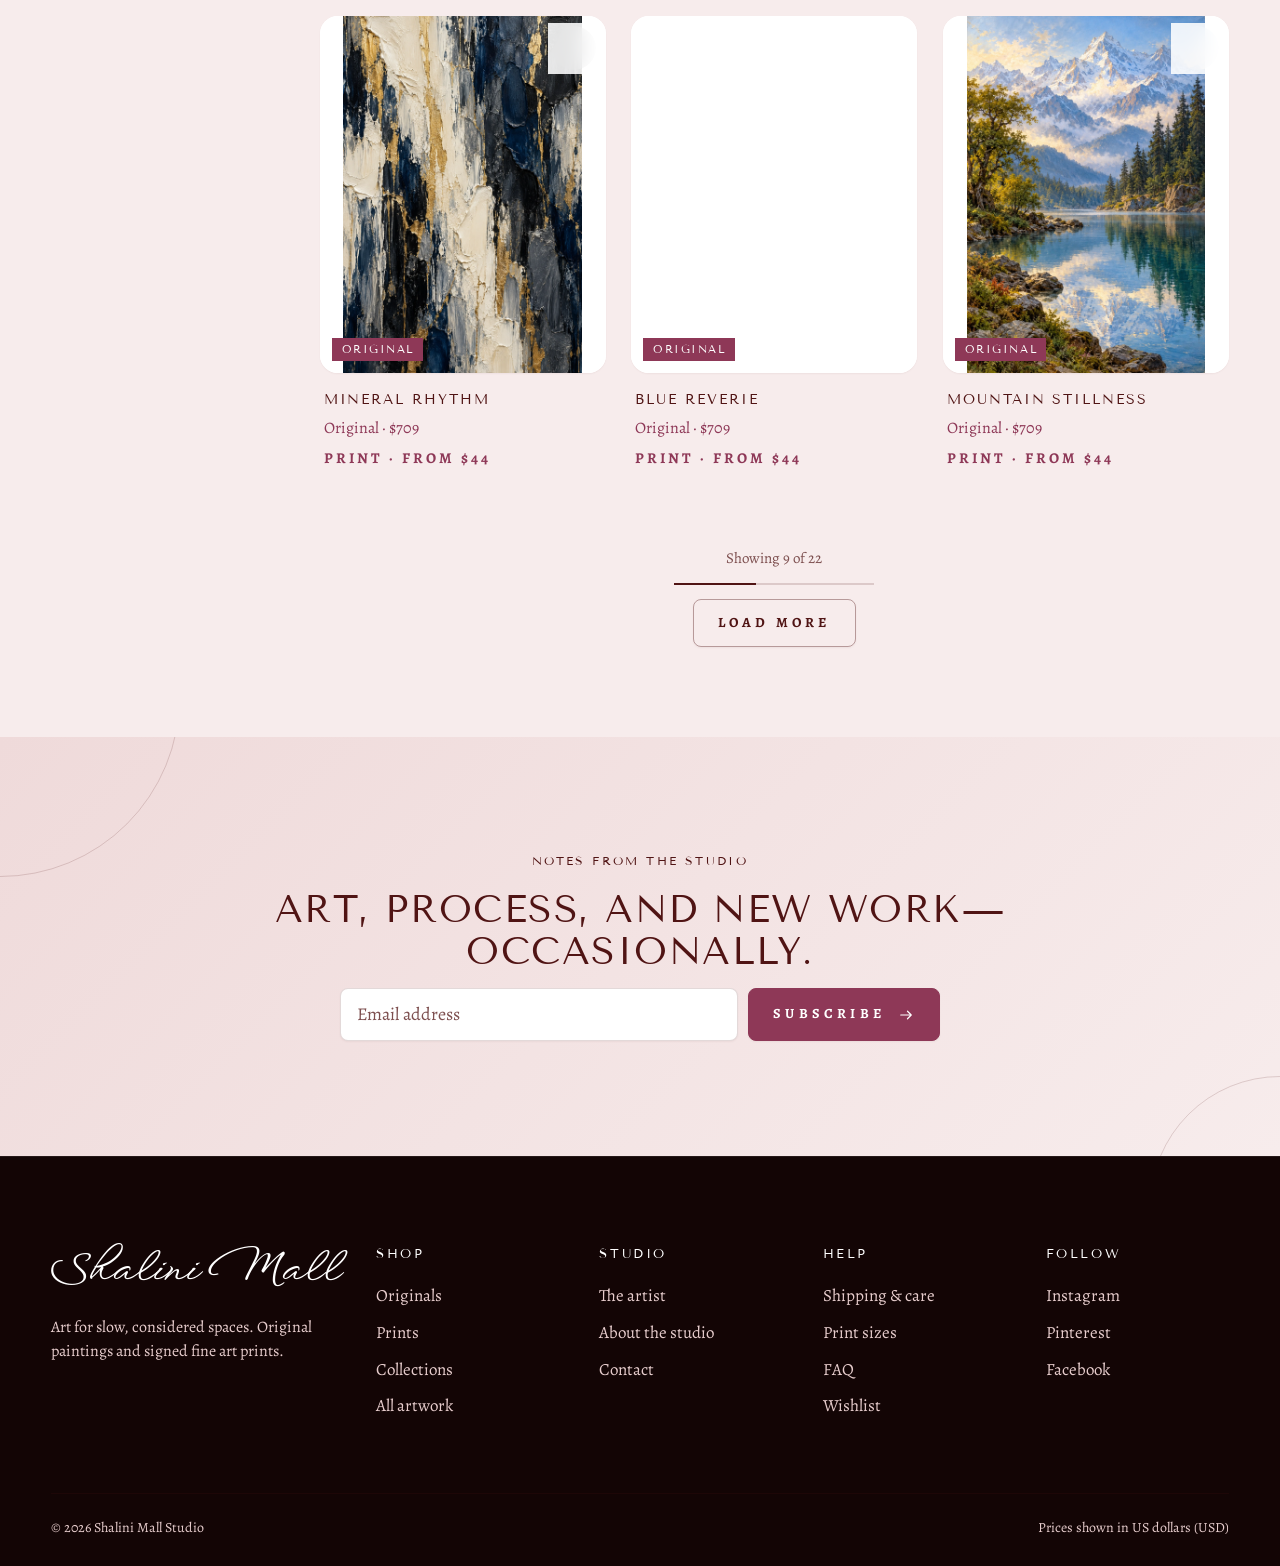
<file: shop.html>
<!doctype html>
<html lang="en">
<head>
  <meta charset="utf-8">
  <meta name="viewport" content="width=device-width,initial-scale=1">
  <title>Shop Art — Originals &amp; Fine Art Prints — Shalini Mall</title>
  <meta name="description" content="Shop original paintings and signed fine art prints by Shalini Mall. Filter by type, size and price.">
  <link rel="canonical" href="https://shalini-mall.vercel.app/shop.html">
  <meta property="og:type" content="website">
  <meta property="og:site_name" content="Shalini Mall">
  <meta property="og:title" content="Shop Art — Shalini Mall">
  <meta property="og:description" content="Original works and archival editions for thoughtful spaces.">
  <meta property="og:url" content="https://shalini-mall.vercel.app/shop.html">
  <meta property="og:image" content="https://shalini-mall.vercel.app/assets/images/collection-hero.jpg">
  <meta name="twitter:card" content="summary_large_image">
  <meta name="theme-color" content="#f7ecec">
  <link rel="icon" href="data:image/svg+xml,%3Csvg xmlns='http://www.w3.org/2000/svg' viewBox='0 0 32 32'%3E%3Crect width='32' height='32' fill='%238e3857'/%3E%3Ctext x='16' y='23' font-family='Georgia,serif' font-size='20' text-anchor='middle' fill='%23fff'%3ES%3C/text%3E%3C/svg%3E">
  <link rel="preconnect" href="https://fonts.googleapis.com">
  <link rel="preconnect" href="https://fonts.gstatic.com" crossorigin>
  <link rel="stylesheet" href="https://fonts.googleapis.com/css2?family=Alegreya:ital,wght@0,400;0,500;0,700;1,400&family=Tenor+Sans&family=WindSong:wght@400;500&display=swap">
  <link rel="stylesheet" href="css/global.css">
  <link rel="stylesheet" href="css/header.css">
  <link rel="stylesheet" href="css/components.css">
  <link rel="stylesheet" href="css/shop.css">
  <link rel="stylesheet" href="css/footer.css">
  <link rel="stylesheet" href="css/animations.css">
  <script>document.documentElement.classList.add('js')</script>
  <script defer src="js/core.js"></script>
  <script defer src="js/products.js"></script>
  <script defer src="js/cart.js"></script>
  <script defer src="js/wishlist.js"></script>
  <script defer src="js/recently-viewed.js"></script>
  <script defer src="js/cards.js"></script>
  <script defer src="js/variants.js"></script>
  <script defer src="js/layout.js"></script>
  <script defer src="js/app.js"></script>
  <script defer src="js/search.js"></script>
  <script defer src="js/quick-view.js"></script>
  <script defer src="js/filters.js"></script>
  <script defer src="js/listing-pages.js"></script>
  <script defer src="js/animations.js"></script>
</head>
<body>
<main id="main">
  <header class="page-banner">
    <div class="art" style="--crop:34% center"><img src="assets/images/collection-hero.webp" alt="" fetchpriority="high"></div>
    <div class="page-banner__copy">
      <nav class="breadcrumb" aria-label="Breadcrumb"><ol><li><a href="index.html">Home</a></li><li aria-current="page">Shop</li></ol></nav>
      <h1>Shop art</h1>
      <p>Original works and archival editions for thoughtful spaces.</p>
      <nav class="category-nav category-nav--light" aria-label="Browse by type">
        <a href="shop.html" aria-current="page">All works</a>
        <a href="originals.html">Originals</a>
        <a href="prints.html">Prints</a>
        <a href="collections.html">Collections</a>
      </nav>
    </div>
  </header>
  <div class="page">
    <div data-listing="shop"></div>
  </div>
</main>
</body>
</html>
</file>
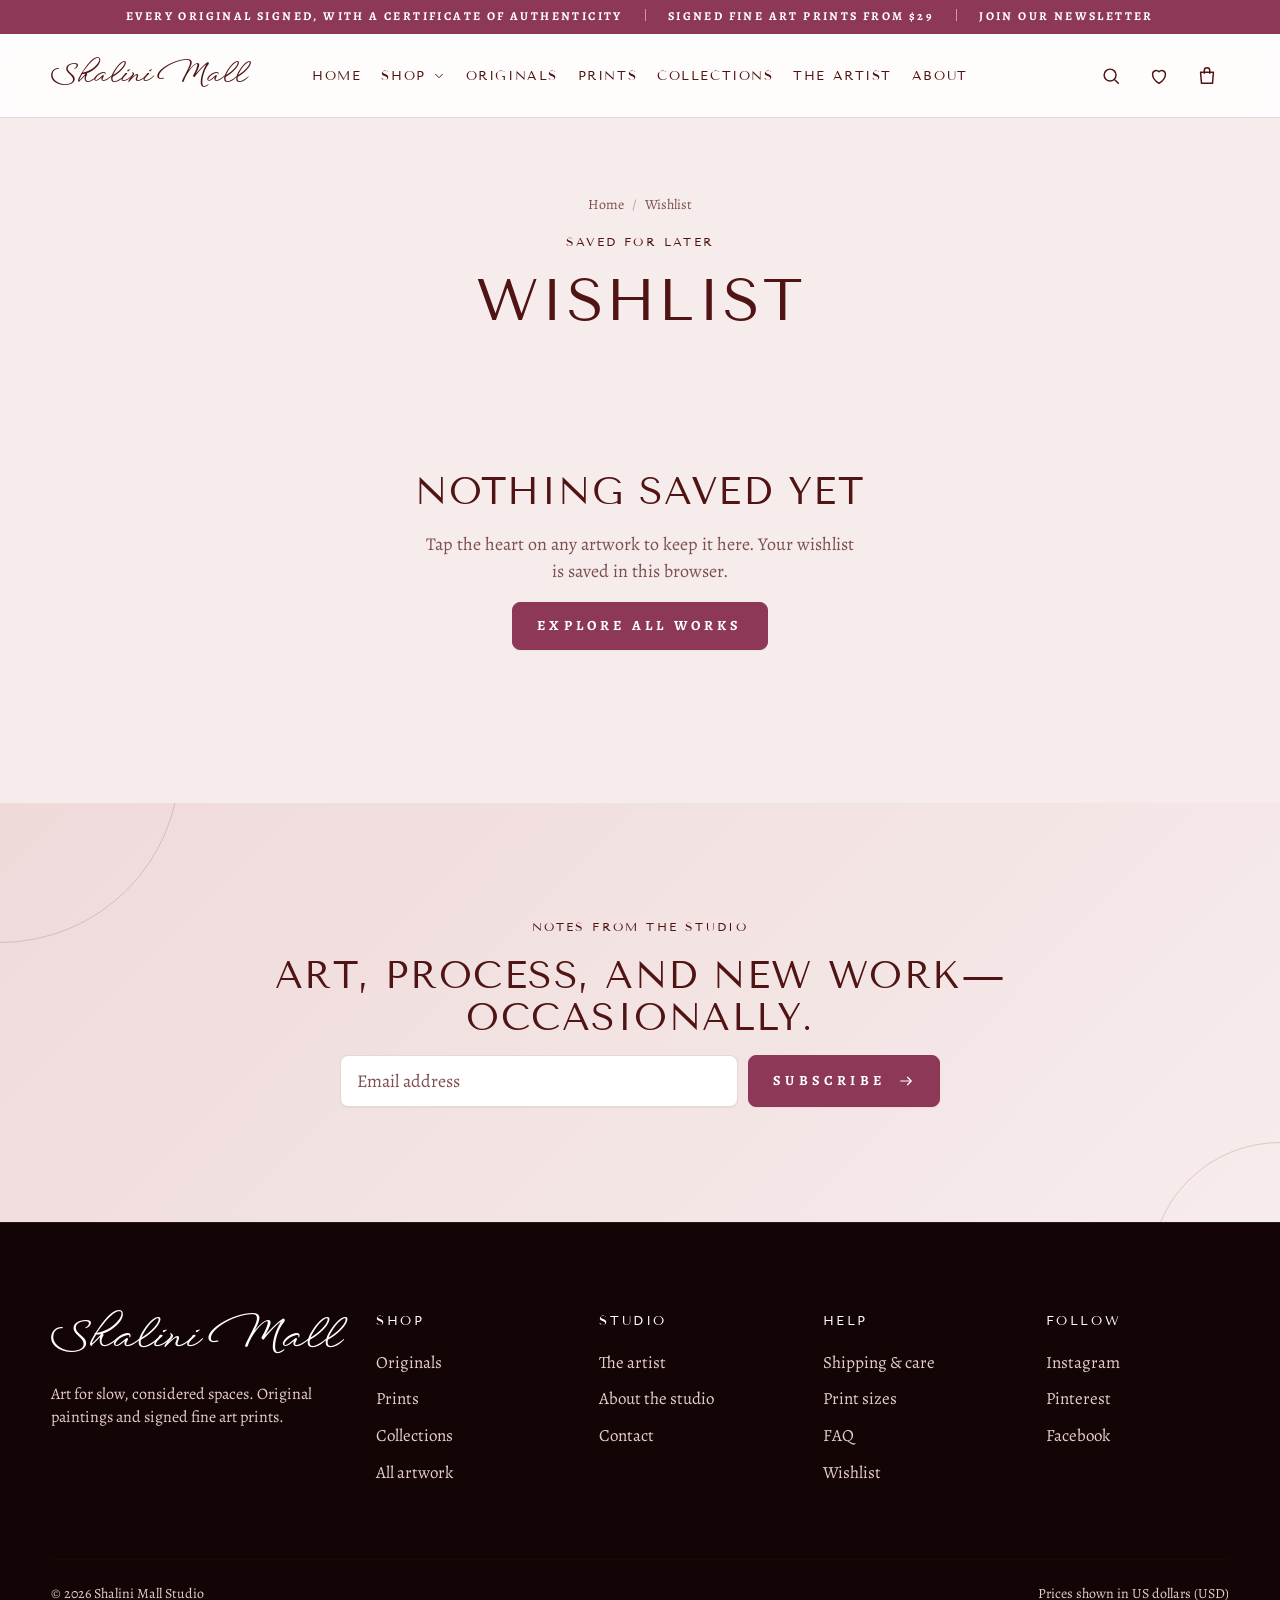
<file: wishlist.html>
<!doctype html>
<html lang="en">
<head>
  <meta charset="utf-8">
  <meta name="viewport" content="width=device-width,initial-scale=1">
  <title>Your Wishlist — Shalini Mall</title>
  <meta name="description" content="Artworks you have saved at Shalini Mall.">
  <meta name="robots" content="noindex">
  <link rel="canonical" href="https://shalini-mall.vercel.app/wishlist.html">
  <meta name="theme-color" content="#f7ecec">
  <link rel="icon" href="data:image/svg+xml,%3Csvg xmlns='http://www.w3.org/2000/svg' viewBox='0 0 32 32'%3E%3Crect width='32' height='32' fill='%238e3857'/%3E%3Ctext x='16' y='23' font-family='Georgia,serif' font-size='20' text-anchor='middle' fill='%23fff'%3ES%3C/text%3E%3C/svg%3E">
  <link rel="preconnect" href="https://fonts.googleapis.com">
  <link rel="preconnect" href="https://fonts.gstatic.com" crossorigin>
  <link rel="stylesheet" href="https://fonts.googleapis.com/css2?family=Alegreya:ital,wght@0,400;0,500;0,700;1,400&family=Tenor+Sans&family=WindSong:wght@400;500&display=swap">
  <link rel="stylesheet" href="css/global.css">
  <link rel="stylesheet" href="css/header.css">
  <link rel="stylesheet" href="css/components.css">
  <link rel="stylesheet" href="css/shop.css">
  <link rel="stylesheet" href="css/footer.css">
  <link rel="stylesheet" href="css/animations.css">
  <script>document.documentElement.classList.add('js')</script>
  <script defer src="js/core.js"></script>
  <script defer src="js/products.js"></script>
  <script defer src="js/cart.js"></script>
  <script defer src="js/wishlist.js"></script>
  <script defer src="js/recently-viewed.js"></script>
  <script defer src="js/cards.js"></script>
  <script defer src="js/variants.js"></script>
  <script defer src="js/layout.js"></script>
  <script defer src="js/app.js"></script>
  <script defer src="js/search.js"></script>
  <script defer src="js/quick-view.js"></script>
  <script defer src="js/wishlist-page.js"></script>
  <script defer src="js/animations.js"></script>
</head>
<body>
<main id="main" class="page">
  <header class="shop-head">
    <nav class="breadcrumb" aria-label="Breadcrumb"><ol><li><a href="index.html">Home</a></li><li aria-current="page">Wishlist</li></ol></nav>
    <p class="eyebrow">Saved for later</p>
    <h1>Wishlist</h1>
    <p id="wishlistCount" aria-live="polite"></p>
  </header>
  <h2 class="sr-only">Saved artworks</h2>
  <div class="product-grid product-grid--4" id="wishlistGrid"></div>
  <div class="empty-state" id="wishlistEmpty" hidden>
    <h2>Nothing saved yet</h2>
    <p>Tap the heart on any artwork to keep it here. Your wishlist is saved in this browser.</p>
    <a class="button dark" href="shop.html">Explore all works</a>
  </div>
</main>
</body>
</html>
</file>
<file: css/global.css>
/* ==========================================================================
   Shalini Mall — design tokens + base styles
   Values are extracted from the original site (style.css, 2026) so the
   palette, type and spacing stay identical; only the naming is new.
   Breakpoints used across the stylesheets:
     1280px  large desktop tightening
     1100px  desktop nav → mobile drawer
      768px  tablet → 2-column grids
      480px  phone → single column
   ========================================================================== */

:root {
  /* Colour */
  --color-background: #f7ecec;
  --color-surface: #ffffff;
  --color-surface-alt: #efdada;
  --color-text: #501414;
  --color-text-deep: #130505;
  --color-muted: #7d4f4f;
  --color-accent: #8e3857;
  --color-accent-hover: #7c314c;
  --color-accent-soft: rgba(142, 56, 87, .1);
  --color-surface-glass: rgba(255, 255, 255, .84);
  --color-surface-warm: rgba(255, 255, 255, .56);
  --color-border: rgba(80, 20, 20, .16);
  --color-border-strong: rgba(80, 20, 20, .38);
  --color-scrim: rgba(19, 5, 5, .45);
  --color-on-dark: #ffffff;
  --color-on-dark-muted: #e6cccc;

  /* Type */
  --font-heading: 'Tenor Sans', Arial, sans-serif;
  --font-body: 'Alegreya', Georgia, serif;
  --font-logo: 'WindSong', cursive;
  --text-xs: 12px;
  --text-sm: 14px;
  --text-md: 16px;
  --text-base: 18px;
  --tracking-wide: .2em;
  --tracking-mid: .14em;

  /* Layout */
  --container-width: 1440px;
  --gutter: clamp(20px, 4vw, 60px);
  --announce-h: 34px;
  --header-h: 84px;
  --radius-sm: 4px;
  --radius: 8px;
  --radius-lg: 18px;
  --radius-xl: 28px;

  /* Spacing */
  --space-xs: 4px;
  --space-sm: 8px;
  --space-md: 16px;
  --space-lg: 24px;
  --space-xl: 40px;
  --space-2xl: 64px;
  --space-section: clamp(56px, 7vw, 112px);

  /* Motion */
  --ease: cubic-bezier(.26, .54, .32, 1);
  --dur-fast: .2s;
  --dur: .35s;
  --dur-slow: .5s;

  --shadow-xs: 0 1px 2px rgba(80, 20, 20, .05);
  --shadow-soft: 0 16px 40px rgba(80, 20, 20, .1);
  --shadow-lift: 0 26px 64px rgba(80, 20, 20, .14);
}

@media (max-width: 480px) {
  :root { --gutter: 20px; --announce-h: 29px; --header-h: 68px; }
}

/* Base ------------------------------------------------------------------- */
*, *::before, *::after { box-sizing: border-box; }
html { scroll-padding-top: calc(var(--header-h) + 16px); scroll-behavior: smooth; -webkit-text-size-adjust: 100%; }
body {
  margin: 0;
  background: var(--color-background);
  color: var(--color-text);
  font: 400 var(--text-base)/1.45 var(--font-body);
  overflow-x: hidden;
  overflow-x: clip;
}
::selection { background: var(--color-accent); color: var(--color-on-dark); }
body.locked { overflow: hidden; }
a { color: inherit; text-decoration: none; }
button, input, select, textarea { font: inherit; color: inherit; }
button { cursor: pointer; }
img { display: block; width: 100%; height: auto; }
svg { width: 22px; height: 22px; fill: none; stroke: currentColor; stroke-width: 1.6; stroke-linecap: round; stroke-linejoin: round; flex: none; }
h1, h2, h3, h4, p { margin-top: 0; }
h1, h2, h3, h4 {
  font-family: var(--font-heading);
  font-weight: 400;
  line-height: 1.1;
  letter-spacing: .04em;
  text-transform: uppercase;
}
h1 { font-size: clamp(2.2rem, 4.6vw, 4.2rem); }
h2 { font-size: clamp(1.7rem, 3vw, 2.6rem); }
h3 { font-size: 1.05rem; letter-spacing: .18em; }
[hidden] { display: none !important; }

:focus-visible { outline: 2px solid var(--color-accent); outline-offset: 3px; }
.on-dark :focus-visible, .hero :focus-visible { outline-color: var(--color-on-dark); }

.sr-only {
  position: absolute; width: 1px; height: 1px; padding: 0; margin: -1px;
  overflow: hidden; clip: rect(0, 0, 0, 0); white-space: nowrap; border: 0;
}
.skip-link {
  position: fixed; left: 16px; top: -60px; z-index: 100;
  background: var(--color-surface); padding: 12px 16px;
}
.skip-link:focus { top: 16px; }

/* Layout helpers ---------------------------------------------------------- */
.container { width: 100%; max-width: var(--container-width); margin-inline: auto; }
.section { padding: var(--space-section) var(--gutter); }
.section > * { max-width: var(--container-width); margin-inline: auto; }
.section--flush-top { padding-top: 0; }
.section--surface { background: var(--color-surface); }
.page { padding: clamp(48px, 6vw, 90px) var(--gutter) var(--space-section); }
.page > * { max-width: var(--container-width); margin-inline: auto; }

.section-head {
  display: flex; flex-direction: column; align-items: center; text-align: center;
  gap: 18px; margin-bottom: clamp(36px, 5vw, 60px);
}
.section-head h2 { margin: 0; }
.section-head p:not(.eyebrow) { color: var(--color-muted); margin: 0; max-width: 56ch; }
.section-head--split { flex-direction: row; align-items: flex-end; justify-content: space-between; text-align: left; }
.section-head--split > div { display: flex; flex-direction: column; gap: 14px; }
@media (max-width: 600px) {
  .section-head--split { flex-direction: column; align-items: flex-start; gap: 14px; }
}

/* Typography ------------------------------------------------------------- */
.eyebrow {
  font-family: var(--font-heading); text-transform: uppercase;
  letter-spacing: var(--tracking-wide); font-size: var(--text-xs);
  margin-bottom: 0;
}
.lede { font-size: clamp(1.05rem, 1.5vw, 1.25rem); color: var(--color-muted); max-width: 52ch; }
.muted { color: var(--color-muted); }

.text-link {
  position: relative; display: inline-flex; align-items: center; gap: 8px;
  text-transform: uppercase; letter-spacing: var(--tracking-wide);
  font-size: 13px; font-weight: 700; background: none; border: 0; padding: 0;
  min-height: 24px;
}
.text-link::after {
  content: ''; height: 1px; background: currentColor; position: absolute;
  left: 0; right: 100%; bottom: -3px; transition: right var(--dur) var(--ease);
}
.text-link:hover::after, .text-link:focus-visible::after { right: 0; }
.text-link svg { width: 16px; height: 16px; transition: transform var(--dur) var(--ease); }
.text-link:hover svg { transform: translateX(3px); }

/* Buttons ----------------------------------------------------------------- */
.button {
  min-height: 48px; display: inline-flex; align-items: center; justify-content: center; gap: 12px;
  padding: 11px 24px; text-transform: uppercase; letter-spacing: .3em; font-size: var(--text-sm);
  font-weight: 700; border: 1px solid currentColor; border-radius: var(--radius); background: transparent;
  box-shadow: var(--shadow-xs);
  transition: transform var(--dur-fast) var(--ease), box-shadow var(--dur-fast) var(--ease), background var(--dur-fast) var(--ease), color var(--dur-fast) var(--ease), border-color var(--dur-fast) var(--ease);
  text-align: center; max-width: 100%; overflow-wrap: anywhere;
}
.button:not([disabled]):hover { transform: translateY(-2px); box-shadow: 0 10px 24px rgba(80, 20, 20, .12); }
.button:not([disabled]):active { transform: translateY(0); box-shadow: var(--shadow-xs); }
.button svg { width: 18px; height: 18px; }
.button.light { color: var(--color-on-dark); }
.button.light:hover { background: var(--color-on-dark); color: var(--color-text); }
.button.dark { background: var(--color-accent); color: var(--color-on-dark); border-color: var(--color-accent); }
.button.dark:hover { background: var(--color-accent-hover); border-color: var(--color-accent-hover); }
.button.outline { color: var(--color-text); border-color: var(--color-border-strong); }
.button.outline:hover { border-color: var(--color-text); background: var(--color-surface); }
.button.full { width: 100%; }
.button.small { min-height: 40px; padding: 8px 16px; font-size: var(--text-xs); letter-spacing: .22em; }
.button[disabled], .button[aria-disabled='true'] { opacity: .45; cursor: not-allowed; }

.icon-btn {
  width: 44px; height: 44px; border: 0; padding: 0; background: transparent;
  display: grid; place-items: center; border-radius: var(--radius); position: relative;
  transition: color var(--dur-fast) var(--ease), background var(--dur-fast) var(--ease), transform var(--dur-fast) var(--ease);
}
.icon-btn:hover { color: var(--color-accent); background: var(--color-accent-soft); transform: translateY(-1px); }

/* Badges ------------------------------------------------------------------ */
.badge {
  display: inline-block; background: var(--color-accent); color: var(--color-on-dark);
  padding: 6px 8px 6px 10px; font: 400 11px/1 var(--font-heading);
  text-transform: uppercase; letter-spacing: var(--tracking-mid);
}
.badge--light { background: var(--color-surface); color: var(--color-text); }
.count-badge {
  position: absolute; right: 2px; top: 4px; min-width: 18px; height: 18px; padding: 0 4px;
  border-radius: 9px; background: var(--color-accent); color: var(--color-on-dark);
  display: grid; place-items: center; font: 700 10px/1 var(--font-body);
}
.count-badge:empty, .count-badge[data-count='0'] { display: none; }

/* Forms ------------------------------------------------------------------- */
.field { display: flex; flex-direction: column; gap: 6px; margin-bottom: 20px; }
.field label, .label {
  font-family: var(--font-heading); text-transform: uppercase;
  letter-spacing: var(--tracking-wide); font-size: var(--text-xs);
}
.input, .select, .textarea {
  width: 100%; min-width: 0; min-height: 48px; padding: 12px 16px; background: var(--color-surface);
  color: var(--color-text); border: 1px solid var(--color-border); border-radius: var(--radius);
  box-shadow: var(--shadow-xs);
  transition: border-color var(--dur-fast) var(--ease), box-shadow var(--dur-fast) var(--ease), background var(--dur-fast) var(--ease);
}
.input:hover, .select:hover, .textarea:hover { border-color: var(--color-border-strong); }
.input:focus, .select:focus, .textarea:focus { outline: none; border-color: var(--color-accent); box-shadow: 0 0 0 4px var(--color-accent-soft); }
.input:focus-visible, .select:focus-visible, .textarea:focus-visible { outline: 2px solid var(--color-accent); outline-offset: 1px; }
.textarea { min-height: 140px; resize: vertical; }
.select {
  appearance: none; padding-right: 40px; cursor: pointer;
  background-image: url("data:image/svg+xml,%3Csvg xmlns='http://www.w3.org/2000/svg' viewBox='0 0 24 24' fill='none' stroke='%23501414' stroke-width='1.6' stroke-linecap='round'%3E%3Cpath d='m6 9 6 6 6-6'/%3E%3C/svg%3E");
  background-repeat: no-repeat; background-position: right 12px center; background-size: 18px;
}
.form-message { font-size: var(--text-sm); min-height: 1.4em; margin: 8px 0 0; }
.form-message.is-error { color: var(--color-accent); }

/* Choice pills (variant options, filters) */
.pills { display: flex; flex-wrap: wrap; gap: 8px; border: 0; padding: 0; margin: 0; }
.pill { position: relative; }
.pill input { position: absolute; opacity: 0; inset: 0; margin: 0; cursor: pointer; }
.pill span {
  display: flex; flex-direction: column; align-items: center; justify-content: center; gap: 2px;
  min-width: 64px; min-height: 48px; padding: 8px 16px; background: var(--color-surface);
  border: 1px solid var(--color-border); border-radius: var(--radius);
  font: 400 13px var(--font-heading); letter-spacing: var(--tracking-mid); text-transform: uppercase;
  transition: border-color var(--dur-fast) var(--ease), box-shadow var(--dur-fast) var(--ease);
}
.pill small { font: 400 13px var(--font-body); letter-spacing: 0; text-transform: none; color: var(--color-muted); }
.pill input:hover + span { border-color: var(--color-border-strong); }
.pill input:checked + span { border-color: var(--color-text); box-shadow: inset 0 0 0 1px var(--color-text); }
.pill input:focus-visible + span { outline: 2px solid var(--color-accent); outline-offset: 2px; }
.pill input:disabled + span { opacity: .4; text-decoration: line-through; cursor: not-allowed; }

/* Quantity stepper */
.qty {
  display: inline-flex; align-items: center; border: 1px solid var(--color-border);
  border-radius: var(--radius); background: var(--color-surface); height: 48px;
}
.qty button { width: 44px; height: 100%; border: 0; background: none; display: grid; place-items: center; }
.qty button svg { width: 16px; height: 16px; }
.qty button:disabled { opacity: .3; cursor: not-allowed; }
.qty input, .qty output {
  width: 40px; text-align: center; border: 0; background: none; padding: 0;
  -moz-appearance: textfield; appearance: textfield;
}
.qty input::-webkit-outer-spin-button, .qty input::-webkit-inner-spin-button { -webkit-appearance: none; margin: 0; }
.qty--sm { height: 36px; }
.qty--sm button { width: 34px; }

/* Breadcrumb */
.breadcrumb ol { list-style: none; display: flex; flex-wrap: wrap; gap: 8px; padding: 0; margin: 0 0 var(--space-lg); font-size: var(--text-sm); color: var(--color-muted); }
.breadcrumb li + li::before { content: '/'; margin-right: 8px; opacity: .6; }
.breadcrumb a:hover { color: var(--color-text); text-decoration: underline; text-underline-offset: 3px; }

/* Empty states */
.empty-state { text-align: center; padding: var(--space-2xl) var(--gutter); display: flex; flex-direction: column; align-items: center; gap: 18px; }
.empty-state h2, .empty-state h3 { margin: 0; }
.empty-state p { color: var(--color-muted); margin: 0; max-width: 44ch; }

/* Art image behaviour: every artwork image is a crop of a painting, positioned by --crop */
.art { position: relative; overflow: hidden; background: var(--color-surface); }
.art img {
  position: absolute; inset: 0; width: 100%; height: 100%; object-fit: var(--art-fit, cover);
  object-position: var(--crop, center);
}
.art--zoom img { transform: scale(var(--zoom, 1.8)); transform-origin: var(--crop, center); }

/* Uploaded reference artwork uses an SVG viewport across all catalogue views. */
.art > .art-reference { position: absolute; inset: 0; display: block; width: 100%; height: 100%; }
.art--zoom > .art-reference { transform: scale(var(--zoom, 1.8)); transform-origin: var(--crop, center); }

@media (max-width: 768px) {
  :root { --space-section: clamp(48px, 12vw, 80px); }
  .page { padding-top: clamp(36px, 8vw, 56px); }
}

@media (prefers-reduced-motion: reduce) {
  html { scroll-behavior: auto; }
  .button, .icon-btn { transition: none; }
  .button:not([disabled]):hover, .icon-btn:hover { transform: none; }
}
</file>
<file: css/header.css>
/* ==========================================================================
   Announcement bar, sticky header, mega menu, mobile drawer, search overlay
   ========================================================================== */

.announcement {
  min-height: var(--announce-h); background: var(--color-accent); color: var(--color-on-dark);
  display: grid; place-items: center; padding-inline: var(--gutter); text-align: center;
  text-transform: uppercase; letter-spacing: var(--tracking-wide); font-size: 12px; font-weight: 700;
}
.announcement ul { list-style: none; margin: 0; padding: 0; display: flex; align-items: center; gap: 0; }
.announcement li + li::before { content: ''; display: inline-block; width: 1px; height: 12px; margin: 0 22px; background: currentColor; opacity: .5; vertical-align: -1px; }
.announcement a { text-decoration: underline; text-decoration-color: transparent; text-underline-offset: 3px; transition: text-decoration-color var(--dur) var(--ease); }
.announcement a:hover { text-decoration-color: currentColor; }

/* Header: sticky below the announcement bar. It gains a hairline shadow on scroll
   but does not shrink. */
.site-header {
  position: sticky; top: 0; z-index: 40; height: var(--header-h);
  background: var(--color-surface-glass); color: var(--color-text);
  backdrop-filter: saturate(150%) blur(18px);
  -webkit-backdrop-filter: saturate(150%) blur(18px);
  border-bottom: 1px solid var(--color-border);
  transition: box-shadow var(--dur) var(--ease);
}
.site-header.scrolled { box-shadow: 0 12px 32px rgba(80, 20, 20, .08); }
.header-inner {
  height: 100%; display: grid; grid-template-columns: 1fr auto 1fr; align-items: center; gap: 24px;
  padding-inline: var(--gutter); max-width: calc(var(--container-width) + 2 * 60px); margin-inline: auto;
}

.brand { display: inline-flex; align-items: center; line-height: 1; justify-self: start; }
.brand span { font-family: var(--font-logo); font-weight: 500; font-size: 30px; white-space: nowrap; padding-block: 6px; }

/* Desktop navigation */
.desktop-nav > ul { list-style: none; margin: 0; padding: 0; display: flex; align-items: center; gap: 28px; }
.nav-link {
  position: relative; display: inline-flex; align-items: center; gap: 6px; height: var(--header-h);
  border: 0; background: none; padding: 0;
  font: 400 14px var(--font-heading); text-transform: uppercase; letter-spacing: var(--tracking-mid);
}
.nav-link::after {
  content: ''; height: 1px; background: currentColor; position: absolute;
  left: 0; right: 100%; bottom: calc(50% - 16px); height: 2px; transition: right var(--dur) var(--ease);
}
.nav-link:hover::after, .nav-link[aria-current='page']::after, .nav-link[aria-expanded='true']::after { right: 0; }
.nav-link svg { width: 14px; height: 14px; transition: transform var(--dur) var(--ease); }
.nav-link[aria-expanded='true'] svg { transform: rotate(180deg); }

.header-actions { display: flex; align-items: center; justify-content: flex-end; gap: 4px; justify-self: end; }
.menu-btn { display: none; }

/* Mega menu ---------------------------------------------------------------- */
.mega {
  position: absolute; left: 0; right: 0; top: 100%; z-index: 39;
  background: rgba(255, 255, 255, .97); border-bottom: 1px solid var(--color-border);
  backdrop-filter: blur(22px); -webkit-backdrop-filter: blur(22px);
  box-shadow: 0 24px 40px -24px rgba(80, 20, 20, .18);
  opacity: 0; visibility: hidden; transform: translateY(-8px);
  transition: opacity var(--dur) var(--ease), transform var(--dur) var(--ease), visibility 0s var(--dur);
}
.mega.open { opacity: 1; visibility: visible; transform: none; transition-delay: 0s; }
.mega-inner {
  max-width: var(--container-width); margin-inline: auto;
  padding: 44px var(--gutter) 52px;
  display: grid; grid-template-columns: repeat(3, minmax(0, 1fr)) minmax(0, 1.35fr); gap: clamp(24px, 3vw, 56px);
}
.mega-col h2 {
  font-size: 12px; letter-spacing: var(--tracking-wide); margin: 0 0 20px;
  padding-bottom: 14px; border-bottom: 1px solid var(--color-border);
}
.mega-col ul { list-style: none; margin: 0; padding: 0; display: flex; flex-direction: column; gap: 12px; }
.mega-col a { font-size: 17px; transition: color var(--dur-fast) var(--ease); }
.mega-col a:hover { color: var(--color-accent); }
.mega-col a small { color: var(--color-muted); font-size: 14px; margin-left: 6px; }
.mega-feature { display: grid; grid-template-columns: 1fr 1fr; gap: 20px; align-items: end; }
.mega-feature .art { aspect-ratio: 4 / 5; }
.mega-feature .art img { transition: transform 1.1s var(--ease); }
.mega-feature:hover .art img { transform: scale(1.04); }
.mega-foot {
  max-width: var(--container-width); margin-inline: auto; padding: 18px var(--gutter);
  border-top: 1px solid var(--color-border); display: flex; justify-content: center;
}
.mega-feature p { margin: 0 0 8px; }
.mega-feature h3 { font-size: 1.3rem; letter-spacing: .08em; margin: 0 0 14px; }
.mega-feature .muted { font-size: 15px; margin-bottom: 18px; }

/* Panels (drawers) ---------------------------------------------------------- */
.scrim {
  position: fixed; inset: 0; background: var(--color-scrim); z-index: 50;
  opacity: 0; visibility: hidden; transition: opacity var(--dur) var(--ease), visibility 0s var(--dur);
}
.overlay-open .scrim { opacity: 1; visibility: visible; transition-delay: 0s; }
.panel {
  position: fixed; top: 0; bottom: 0; width: min(460px, 92vw); z-index: 60;
  background: rgba(255, 255, 255, .97); color: var(--color-text);
  box-shadow: var(--shadow-lift);
  display: flex; flex-direction: column; padding: 24px 28px;
  visibility: hidden; transition: transform var(--dur-slow) var(--ease), visibility 0s var(--dur-slow);
}
.panel.open { transform: none; visibility: visible; transition-delay: 0s; }
.panel--left { left: 0; transform: translateX(-105%); }
.panel--right { right: 0; transform: translateX(105%); }
.panel-head {
  display: flex; justify-content: space-between; align-items: center; gap: 16px;
  border-bottom: 1px solid var(--color-border); padding-bottom: 16px; min-height: 60px;
}
.panel-head h2 { font-size: 1.2rem; margin: 0; }
.panel-head .brand span { font-size: 26px; }
.panel-body { flex: 1; min-height: 0; overflow-y: auto; overscroll-behavior: contain; }
.panel-foot { border-top: 1px solid var(--color-border); padding-top: 20px; }

/* Mobile menu: search, list with an inline Shop accordion, utility links */
.menu-search {
  display: flex; align-items: center; gap: 10px; margin: 18px 0 8px; padding: 0 14px;
  border: 1px solid var(--color-border); border-radius: var(--radius); background: var(--color-background);
}
.menu-search svg { width: 18px; height: 18px; color: var(--color-muted); }
.menu-search input { flex: 1; min-width: 0; min-height: 46px; border: 0; background: none; outline: 0; font-size: 16px; }
.menu-search:focus-within { border-color: var(--color-text); }
.menu-nav { flex: 1; min-height: 0; overflow-y: auto; overscroll-behavior: contain; padding: 8px 0 20px; }
.menu-list { list-style: none; margin: 0; padding: 0; }
.menu-list > li { border-bottom: 1px solid var(--color-border); }
.menu-list > li > a, .menu-toggle {
  width: 100%; display: flex; justify-content: space-between; align-items: center; min-height: 54px;
  border: 0; background: none; padding: 0; text-align: left;
  font: 400 15px var(--font-heading); text-transform: uppercase; letter-spacing: var(--tracking-mid);
}
.menu-list > li > a[aria-current='page'] { color: var(--color-accent); }
.menu-toggle svg { width: 18px; height: 18px; transition: transform var(--dur) var(--ease); }
.menu-toggle[aria-expanded='true'] svg { transform: rotate(180deg); }
.menu-sub { padding: 0 0 18px 14px; }
.menu-sub__all { display: inline-block; padding: 6px 0 14px; font-size: 1.05rem; text-decoration: underline; text-underline-offset: 3px; }
.menu-group + .menu-group { margin-top: 16px; }
.menu-group h3 { font-size: 11px; letter-spacing: var(--tracking-wide); color: var(--color-muted); margin-bottom: 4px; }
.menu-group ul { list-style: none; padding: 0; margin: 0; }
.menu-group a { display: block; padding: 7px 0; font-size: 1.05rem; }
.menu-group a small { color: var(--color-muted); font-size: 14px; margin-left: 6px; }
.menu-utility { display: flex; gap: 8px 28px; }
.menu-utility a { display: inline-flex; align-items: center; gap: 8px; min-height: 44px; font-size: 16px; }
.menu-utility svg { width: 18px; height: 18px; }

/* Search panel: drops from the header, results as a compact list */
.search-overlay {
  position: fixed; top: 0; left: 0; right: 0; z-index: 70; max-height: 100dvh; overflow-y: auto; overscroll-behavior: contain;
  background: rgba(255, 255, 255, .97); padding: 20px var(--gutter) 32px;
  backdrop-filter: blur(24px); -webkit-backdrop-filter: blur(24px);
  transform: translateY(-105%); visibility: hidden;
  transition: transform var(--dur-slow) var(--ease), visibility 0s var(--dur-slow);
  box-shadow: 0 30px 60px -30px rgba(19, 5, 5, .35);
}
.search-overlay.open { transform: none; visibility: visible; transition-delay: 0s; }
.search-inner { max-width: 760px; margin-inline: auto; }
.search-bar { display: flex; align-items: center; gap: 12px; }
.search-field {
  flex: 1; min-width: 0; display: flex; align-items: center; gap: 10px; padding: 0 8px 0 16px; min-height: 54px;
  border: 1px solid var(--color-border-strong); border-radius: var(--radius); background: var(--color-surface);
}
.search-field:focus-within { border-color: var(--color-text); }
.search-field > svg { width: 20px; height: 20px; color: var(--color-muted); }
.search-field input { flex: 1; min-width: 0; border: 0; background: none; outline: 0; color: var(--color-text); font-size: 18px; min-height: 50px; }
.search-field input::-webkit-search-cancel-button { display: none; }
.search-field input::placeholder { color: var(--color-muted); }
.search-clear {
  border: 0; background: none; padding: 8px; font: 400 11px var(--font-heading);
  text-transform: uppercase; letter-spacing: var(--tracking-wide); color: var(--color-muted);
}
.search-clear:hover { color: var(--color-text); }
.search-status { margin: 16px 0 0; font-size: var(--text-sm); color: var(--color-muted); min-height: 1.4em; }
.search-results { list-style: none; margin: 4px 0 0; padding: 0; }
.search-result a {
  display: grid; grid-template-columns: 56px 1fr; gap: 16px; align-items: center;
  padding: 10px 8px; border-bottom: 1px solid var(--color-border);
  transition: background var(--dur-fast) var(--ease);
}
.search-result .art { width: 56px; aspect-ratio: 1; }
.search-result strong { display: block; font: 400 14px var(--font-heading); text-transform: uppercase; letter-spacing: var(--tracking-mid); }
.search-result small { display: block; color: var(--color-muted); font-size: 15px; margin-top: 3px; }
.search-result.is-active a, .search-result a:hover { background: var(--color-background); }
.search-suggest { margin-top: 20px; display: grid; grid-template-columns: 1fr 2fr; gap: 32px; }
.search-suggest h2 { font-size: 11px; letter-spacing: var(--tracking-wide); margin-bottom: 8px; color: var(--color-muted); }
.search-suggest ul { list-style: none; margin: 0; padding: 0; }
.search-suggest li a { display: inline-block; padding: 6px 0; font-size: 1.05rem; }
.search-suggest li a:hover { color: var(--color-accent); }
.search-empty { text-align: center; padding: 36px 0 12px; display: flex; flex-direction: column; align-items: center; gap: 12px; }
.search-empty h2 { margin: 0; font-size: 1.3rem; }
.search-empty p { margin: 0; }
.search-more { margin-top: 18px; display: flex; }

/* Responsive ---------------------------------------------------------------- */
@media (max-width: 1280px) {
  .desktop-nav > ul { gap: 20px; }
  .nav-link { font-size: 13px; letter-spacing: .12em; }
  .brand span { font-size: 27px; }
  .header-inner { gap: 16px; }
}
@media (max-width: 1100px) {
  .desktop-nav, .mega { display: none; }
  .menu-btn { display: grid; }
  .header-inner { grid-template-columns: 1fr auto 1fr; }
  .header-inner .brand { grid-column: 2; grid-row: 1; justify-self: center; }
  .header-actions { grid-column: 3; grid-row: 1; }
  .header-start { grid-column: 1; grid-row: 1; display: flex; }
}
@media (min-width: 1101px) { .header-start { display: none; } }
@media (max-width: 768px) {
  .search-suggest { grid-template-columns: 1fr; gap: 20px; }
  .announcement li:nth-child(3) { display: none; }
}
@media (max-width: 480px) {
  .announcement { font-size: 10px; letter-spacing: .14em; }
  .brand span { font-size: clamp(16px, 5vw, 24px); }
  .header-actions { gap: 0; }
  .header-inner { gap: 8px; grid-template-columns: 44px minmax(0, 1fr) 88px; }
  .header-actions .icon-btn { width: 44px; }
  .header-actions [data-hide-xs] { display: none; }
  .panel { width: 100%; padding: 20px; }
  .search-overlay { padding: 14px var(--gutter) 28px; }
  .announcement li + li { display: none; }
}
</file>
<file: css/components.css>
/* ==========================================================================
   Shared components: product cards, grids, cart drawer, dialogs, toast,
   wall-scale preview, testimonials
   ========================================================================== */

/* Product grid ---------------------------------------------------------------- */
.product-grid {
  display: grid; grid-template-columns: repeat(3, minmax(0, 1fr));
  gap: clamp(40px, 4vw, 64px) clamp(16px, 2vw, 30px);
}
.product-grid--4 { grid-template-columns: repeat(4, minmax(0, 1fr)); }

/* Product card ---------------------------------------------------------------- */
.card { display: flex; flex-direction: column; min-width: 0; position: relative; }
.card__media { position: relative; border-radius: var(--radius-lg); overflow: hidden; background: var(--color-surface); box-shadow: var(--shadow-xs); transition: transform var(--dur) var(--ease), box-shadow var(--dur) var(--ease); }
.card__image { display: block; aspect-ratio: 4 / 5; }
.card__image img { transition: transform .8s var(--ease), opacity var(--dur-slow) var(--ease); }
.card__image .card__alt { opacity: 0; transform: scale(var(--zoom, 1.9)); transform-origin: var(--crop, center); }
.card__image::after {
  content: ''; position: absolute; inset: 0; background: #000; opacity: 0;
  transition: opacity var(--dur) var(--ease); pointer-events: none;
}
.card__media:hover { transform: translateY(-4px); box-shadow: var(--shadow-lift); }
.card__media:hover .card__image img:first-child { transform: scale(1.04); }
.card__media:hover .card__image .card__alt { opacity: 1; }
.card__media:hover .card__image::after { opacity: .06; }
.card__badge { position: absolute; left: 12px; bottom: 12px; z-index: 1; transition: opacity var(--dur) var(--ease); }
.card__wish {
  position: absolute; top: 10px; right: 10px; z-index: 2; width: 44px; height: 44px;
  border: 1px solid rgba(80, 20, 20, .08); border-radius: 50%; background: rgba(255, 255, 255, .88); display: grid; place-items: center;
  backdrop-filter: blur(10px); -webkit-backdrop-filter: blur(10px); box-shadow: var(--shadow-xs);
  transition: background var(--dur-fast) var(--ease), color var(--dur-fast) var(--ease);
}
.card__wish svg { width: 19px; height: 19px; }
.card__wish:hover { background: var(--color-surface); color: var(--color-accent); }
[data-wishlist-toggle][aria-pressed='true'] svg { fill: var(--color-accent); stroke: var(--color-accent); }
.card__quick {
  position: absolute; left: 12px; right: 12px; bottom: 12px; z-index: 2;
  opacity: 0; transform: translateY(8px);
  transition: opacity var(--dur) var(--ease), transform var(--dur) var(--ease), background var(--dur-fast) var(--ease);
  background: rgba(255, 255, 255, .95); color: var(--color-text); border-color: transparent;
}
.card__quick:hover { background: var(--color-surface); border-color: var(--color-text); }
.card__media:hover .card__quick, .card__quick:focus-visible { opacity: 1; transform: none; }
.card__media:hover .card__badge, .card__media:focus-within .card__badge { opacity: 0; }
.card__touch-add { display: none; margin-top: 8px; align-self: flex-start; }
@media (hover: none) {
  .card__quick { display: none; }
  .card__touch-add { display: inline-flex; }
}

.card__body { display: flex; flex-direction: column; align-items: flex-start; text-align: left; gap: 5px; padding: 18px 4px 0; flex: 1; }
.card__index { font: 400 11px var(--font-heading); letter-spacing: var(--tracking-wide); color: var(--color-muted); margin: 0 0 2px; }
.card__title { font-size: 14px; letter-spacing: .14em; line-height: 1.3; margin: 0; }
.card__title a { background: linear-gradient(currentColor, currentColor) 0 100% / 0 1px no-repeat; transition: background-size var(--dur) var(--ease); }
.card__title a:hover { background-size: 100% 1px; }
.card__meta { font-size: 15px; color: var(--color-muted); margin: 0; }
.card__price { font-size: 16px; color: var(--color-accent); margin: 2px 0 0; }
.card__print-link { margin-top: 2px; font-size: 15px; color: var(--color-accent); }
.card__actions { display: flex; flex-wrap: wrap; align-items: center; gap: 10px 20px; margin-top: 12px; }
.status { display: inline-flex; align-items: center; gap: 6px; font-size: 15px; color: var(--color-muted); }
.status::before { content: ''; width: 7px; height: 7px; border-radius: 50%; background: #4f7a44; }
.status--sold::before { background: var(--color-muted); }

/* Cart drawer ------------------------------------------------------------------ */
.cart-items { padding-block: 8px; }
.line-item {
  display: grid; grid-template-columns: 84px minmax(0, 1fr); gap: 16px; padding-block: 18px;
  border-bottom: 1px solid var(--color-border);
}
.line-item .art { aspect-ratio: 4 / 5; }
.line-item__top { display: flex; justify-content: space-between; gap: 12px; }
.line-item__title { font: 400 14px/1.3 var(--font-heading); text-transform: uppercase; letter-spacing: var(--tracking-mid); }
.line-item__title a:hover { color: var(--color-accent); }
.line-item__variant { display: block; color: var(--color-muted); font-size: 15px; margin: 6px 0 12px; }
.line-item__bottom { display: flex; flex-wrap: wrap; justify-content: space-between; align-items: center; gap: 12px; }
.line-item__remove {
  flex: none; width: 32px; height: 32px; margin: -6px -6px 0 0; border: 0; background: none; padding: 0;
  display: grid; place-items: center; color: var(--color-muted); border-radius: 50%;
}
.line-item__remove svg { width: 16px; height: 16px; }
.line-item__remove:hover { color: var(--color-text); background: var(--color-background); }
.line-item__price { color: var(--color-accent); }
.line-item__unique { font-size: 14px; color: var(--color-muted); }
.cart-summary-row { display: flex; justify-content: space-between; align-items: baseline; font-size: 1.1rem; }
.cart-summary-row strong { font-weight: 400; color: var(--color-accent); }
.cart-note { font-size: 14px; color: var(--color-muted); margin: 6px 0 18px; }
.cart-buttons { display: grid; grid-template-columns: 1fr; gap: 10px; }
.cart-empty { text-align: center; padding: 64px 0; display: flex; flex-direction: column; align-items: center; gap: 16px; }
.cart-empty h3 { margin: 0; }
.cart-empty p { margin: 0; color: var(--color-muted); }

/* Dialogs (quick view, size guide, lightbox, checkout notice) ------------------ */
.dialog {
  border: 0; padding: 0; background: var(--color-surface); color: var(--color-text);
  width: min(960px, calc(100vw - 32px)); max-height: calc(100dvh - 32px); overflow: auto;
  border-radius: var(--radius-lg); box-shadow: 0 30px 80px rgba(19, 5, 5, .3);
}
.dialog::backdrop { background: var(--color-scrim); }
.dialog[open] { animation: dialogIn var(--dur) var(--ease); }
.dialog[open]::backdrop { animation: fadeIn var(--dur) var(--ease); }
.dialog--narrow { width: min(560px, calc(100vw - 32px)); }
.dialog-close { position: absolute; top: 10px; right: 10px; z-index: 3; background: rgba(255, 255, 255, .9); }
.dialog-body { padding: clamp(28px, 4vw, 48px); }
.dialog-body h2 { font-size: clamp(1.3rem, 2.4vw, 1.8rem); margin: 10px 0 14px; }
.dialog-body > p { color: var(--color-muted); }
.dialog-actions { display: flex; flex-wrap: wrap; gap: 10px; margin-top: 24px; }

.quick-view { display: grid; grid-template-columns: repeat(2, minmax(0, 1fr)); }
.quick-view > a { display: block; }
.quick-view .art { aspect-ratio: 4 / 5; height: 100%; }
.quick-view__info .muted { margin: 0; }
.quick-view__info { padding: clamp(28px, 4vw, 48px); display: flex; flex-direction: column; gap: 6px; }
.quick-view__info h2 { font-size: clamp(1.4rem, 2.4vw, 2rem); margin: 6px 0 4px; }
.quick-view__price { font-size: 1.2rem; color: var(--color-accent); margin: 0 0 8px; }
.quick-view__info .option { margin-top: 18px; }
.quick-view__buy { display: grid; grid-template-columns: auto 1fr; gap: 10px; margin-top: 22px; }
.quick-view__buy--single { grid-template-columns: 1fr; }
.quick-view__more { margin-top: 20px; align-self: flex-start; }

.lightbox { width: 100vw; height: 100dvh; max-width: none; max-height: none; background: var(--color-text-deep); display: none; }
.lightbox[open] { display: grid; place-items: center; }
.lightbox .art { height: min(90dvh, 125vw); aspect-ratio: 4 / 5; }
.lightbox .dialog-close { position: fixed; }

/* Option groups (product page + quick view) */
.option { border: 0; margin: 0; padding: 0; min-width: 0; }
.option legend, .option .label { display: flex; justify-content: space-between; width: 100%; padding: 0; margin-bottom: 12px; }
.option legend span:last-child { font-family: var(--font-body); text-transform: none; letter-spacing: 0; font-size: 15px; color: var(--color-muted); }

/* Toast ------------------------------------------------------------------------ */
.toast {
  position: fixed; z-index: 90; left: 50%; bottom: 28px; transform: translate(-50%, 20px);
  background: rgba(80, 20, 20, .96); color: var(--color-on-dark); border-radius: 999px;
  backdrop-filter: blur(12px); -webkit-backdrop-filter: blur(12px); box-shadow: var(--shadow-lift);
  padding: 12px 20px; opacity: 0; visibility: hidden; max-width: calc(100vw - 32px);
  transition: opacity var(--dur) var(--ease), transform var(--dur) var(--ease), visibility 0s var(--dur);
}
.toast.show { opacity: 1; visibility: visible; transform: translate(-50%, 0); transition-delay: 0s; }

@media (hover: none), (prefers-reduced-motion: reduce) {
  .card__media { transition: none; }
  .card__media:hover { transform: none; box-shadow: var(--shadow-xs); }
}

/* Wall-scale preview ----------------------------------------------------------- *
 * An elevation drawing: the artwork is drawn at true scale against a wall and a
 * piece of furniture. Positions are set in JS from real centimetre dimensions. */
.wall-figure { margin: 0; }
.wall {
  position: relative; aspect-ratio: 16 / 10; overflow: hidden;
  background: linear-gradient(180deg, #ecdcd6 0%, #e7d5ce 100%);
}
.wall::after { /* floor */
  content: ''; position: absolute; left: 0; right: 0; bottom: 0; height: var(--floor, 9%);
  background: #cdb3a6; border-top: 1px solid rgba(80, 20, 20, .18);
}
.wall__art {
  position: absolute; z-index: 1; transform: translateX(-50%);
  box-shadow: 0 8px 18px rgba(19, 5, 5, .22), 0 2px 4px rgba(19, 5, 5, .15);
  transition: width var(--dur-slow) var(--ease), height var(--dur-slow) var(--ease), bottom var(--dur-slow) var(--ease);
}
.wall__art .art { position: absolute; inset: 0; }
.wall__furniture { position: absolute; z-index: 1; transform: translateX(-50%); color: #6e4a40; }
.wall__furniture svg { width: 100%; height: 100%; stroke-width: 1.2; }
.wall__furniture svg .fill { fill: #d9c3b8; }
.wall__dim {
  position: absolute; z-index: 2; transform: translateX(-50%); white-space: nowrap;
  font: 400 11px var(--font-heading); letter-spacing: .12em; text-transform: uppercase; color: var(--color-text);
  background: rgba(255, 255, 255, .8); padding: 4px 8px;
}
.wall-caption { display: flex; justify-content: space-between; gap: 16px; margin-top: 14px; font-size: 15px; color: var(--color-muted); }
.wall-caption strong { font: 400 13px var(--font-heading); letter-spacing: var(--tracking-mid); text-transform: uppercase; color: var(--color-text); }

/* Size guide dialog */
.size-guide { padding: clamp(24px, 4vw, 44px); }
.size-guide h2 { margin: 8px 0 8px; font-size: clamp(1.3rem, 2.4vw, 1.8rem); }
.size-guide > p { color: var(--color-muted); max-width: 60ch; }
.size-guide .pills { margin: 20px 0; }
.size-table { width: 100%; border-collapse: collapse; margin-top: 24px; font-size: 15px; }
.size-table th, .size-table td { text-align: left; padding: 10px 8px; border-bottom: 1px solid var(--color-border); }
.size-table th { font: 400 12px var(--font-heading); text-transform: uppercase; letter-spacing: var(--tracking-wide); }

/* Testimonials ------------------------------------------------------------------ */
.reviews { background: var(--color-surface); padding-inline: 0; overflow: hidden; container-type: inline-size; --card: 33.333cqw; }
.reviews .section-head { padding-inline: var(--gutter); margin-bottom: 10px; }
.review-track {
  position: relative; display: flex; overflow-x: auto; scroll-snap-type: x mandatory; scrollbar-width: none;
  padding: 40px calc((100cqw - var(--card)) / 2) 50px; outline: 0; max-width: none;
}
.review-track::-webkit-scrollbar { display: none; }
.review-card { flex: 0 0 var(--card); margin: 0; scroll-snap-align: center; display: flex; cursor: pointer; }
.review-card.is-selected { cursor: auto; }
.review-body {
  flex: 1; display: flex; flex-direction: column; align-items: center; text-align: center;
  background: var(--color-background); margin: 0 18px; padding: 36px 30px 32px;
  transform: scale(.86); transition: transform var(--dur-slow) ease, box-shadow var(--dur-slow) ease;
}
.is-selected .review-body { position: relative; z-index: 1; transform: scale(1); box-shadow: var(--shadow-soft); }
.review-track:focus-visible .is-selected .review-body { outline: 1px solid var(--color-accent); outline-offset: 4px; }
.review-stars { color: var(--color-accent); font-size: 18px; letter-spacing: .2em; margin-bottom: 16px; }
.review-body blockquote { margin: 0 0 22px; font-size: 1.05rem; line-height: 1.55; }
.review-thumb { display: block; width: 65px; height: 65px; border-radius: 50%; overflow: hidden; margin: auto 0 12px; }
.review-thumb .art { width: 100%; height: 100%; }
.review-body figcaption { display: flex; flex-direction: column; align-items: center; gap: 2px; }
.review-body cite { font-style: normal; font-weight: 700; font-size: 1.05rem; }
.review-body figcaption span { font-size: 14px; color: var(--color-muted); }
.review-piece { margin-top: 8px; font: 400 12px var(--font-heading); text-transform: uppercase; letter-spacing: var(--tracking-mid); color: var(--color-accent); }
.review-piece:hover { text-decoration: underline; text-underline-offset: 3px; }
.review-dots { display: flex; justify-content: center; gap: 6px; }
.review-dot { width: 24px; height: 24px; border: 0; padding: 0; background: none; display: grid; place-items: center; color: var(--color-text); }
.review-dot::before { content: ''; width: 6px; height: 6px; border-radius: 50%; background: currentColor; opacity: .35; transition: var(--dur); }
.review-dot[aria-current]::before { width: 9px; height: 9px; opacity: 1; }

/* Responsive -------------------------------------------------------------------- */
@media (max-width: 1280px) {
  .product-grid--4 { grid-template-columns: repeat(3, minmax(0, 1fr)); }
}
@media (max-width: 1024px) {
  .product-grid, .product-grid--4 { grid-template-columns: repeat(2, minmax(0, 1fr)); }
  .reviews { --card: 60cqw; }
}
@media (max-width: 768px) {
  .quick-view { grid-template-columns: 1fr; }
  .quick-view .art { aspect-ratio: 5 / 4; min-height: 0; }
  .wall-caption { flex-direction: column; gap: 4px; }
}
@media (max-width: 480px) {
  .product-grid { grid-template-columns: 1fr; gap: 48px; }
  .product-grid--4 { grid-template-columns: repeat(2, minmax(0, 1fr)); gap: 36px 12px; }
  .product-grid--4 .card__title { font-size: 13px; letter-spacing: .1em; }
  .product-grid--4 .card__actions { flex-direction: column; align-items: flex-start; }
  .reviews { --card: 82cqw; }
  .review-body { margin: 0 8px; padding: 30px 20px 26px; }
  .quick-view__buy { grid-template-columns: 1fr; }
  .wall__dim { font-size: 9px; padding: 3px 5px; }
  .size-table th, .size-table td { padding: 10px 4px; overflow-wrap: anywhere; }
  .size-table { table-layout: fixed; }
}

@keyframes dialogIn { from { opacity: 0; transform: translateY(16px); } to { opacity: 1; transform: none; } }
@keyframes fadeIn { from { opacity: 0; } to { opacity: 1; } }

/* Featured artwork scrolls at every size; storytelling sliders are mobile-only. */
product-slider { display: block; min-width: 0; }
.product-slider__controls { display: none; }
product-slider[data-per-view="4"] > .product-slider__track {
  --slider-gap: clamp(12px, 2vw, 30px);
  grid-template-columns: none; grid-auto-flow: column;
  grid-auto-columns: calc((100% - 3 * var(--slider-gap)) / 4);
  gap: var(--slider-gap); overflow-x: auto; overscroll-behavior-x: contain;
  scroll-snap-type: x mandatory; scrollbar-width: none; padding-bottom: 12px;
}
product-slider[data-per-view="4"] > .product-slider__track::-webkit-scrollbar { display: none; }
product-slider[data-per-view="4"] > .product-slider__track > * { min-width: 0; scroll-snap-align: start; }
product-slider[data-per-view="4"] > .product-slider__controls { display: flex; justify-content: center; align-items: center; gap: 20px; margin-top: 20px; }
.product-slider__controls .icon-btn { border: 1px solid var(--color-border-strong); border-radius: 50%; }
.product-slider__controls .icon-btn:disabled { opacity: .35; cursor: default; }
.product-slider__autoplay { display: none; }
.product-slider__status { min-width: 72px; text-align: center; font-size: 14px; color: var(--color-muted); }
product-slider[data-autoplay] .product-slider__status { display: none; }
product-slider[data-per-view="4"] > .product-slider__track:focus-visible { outline-offset: -2px; }
@media (max-width: 768px) {
product-slider[data-per-view="4"] > .product-slider__track { grid-auto-columns: calc((100% - var(--slider-gap)) / 2); }
.product-slider__track > .compare-divider { display: none; }
.product-grid.product-slider__track,
.art-types.product-slider__track,
.compare.product-slider__track {
  --slider-gap: clamp(12px, 2vw, 30px);
  grid-template-columns: none; grid-auto-flow: column;
  grid-auto-columns: calc((100% - var(--slider-gap)) / 2);
  gap: var(--slider-gap); overflow-x: auto; overscroll-behavior-x: contain;
  scroll-snap-type: x mandatory; scrollbar-width: none; padding-bottom: 12px;
}
.product-slider__track::-webkit-scrollbar { display: none; }
.product-slider__track > * { min-width: 0; scroll-snap-align: start; }
.product-slider__track:focus-visible { outline-offset: -2px; }
.product-slider__track .card__title { overflow-wrap: anywhere; }
.product-slider__controls { display: flex; justify-content: center; align-items: center; gap: 20px; margin-top: 20px; }

/* Single-slide storytelling sections retain comfortable reading widths. */
product-slider[data-per-view="1"] { max-width: 1000px; }
product-slider[data-per-view="1"] > .product-slider__track { grid-auto-columns: 100%; }
product-slider.product-slider--compare { max-width: 760px; }
.product-slider__track > .art-type { aspect-ratio: 21 / 9; min-height: 240px; }
.product-slider__track > .compare-col > .art { aspect-ratio: 16 / 9; }
@media (max-width: 600px) {
  .product-slider__track > .art-type { aspect-ratio: 16 / 10; }
}

}

.card__image .art-reference { transition: transform .8s var(--ease), opacity var(--dur-slow) var(--ease); }
.card__media:hover .card__image > .art-reference:first-child { transform: scale(1.03); }
</file>
<file: css/editorial.css>
/* ==========================================================================
   Editorial storytelling layouts: image/text split, artist block, the
   original-vs-print comparison, long-form prose. Used on home, artist, about.
   ========================================================================== */

.editorial { display: grid; grid-template-columns: repeat(2, minmax(0, 1fr)); background: var(--color-surface); }
.editorial > .art, .editorial-image { min-height: 78vh; }
.editorial-copy { display: flex; flex-direction: column; align-items: flex-start; justify-content: center; padding: clamp(56px, 8vw, 130px); }
.editorial-copy h2 { margin: .4em 0 .6em; }
.editorial-copy p:not(.eyebrow) { max-width: 48ch; color: var(--color-muted); margin-bottom: 24px; }
.editorial-copy .button, .editorial-copy .text-link { margin-top: 8px; }
.editorial--reverse > :first-child { order: 2; }
.editorial--dark { background: var(--color-text); color: var(--color-on-dark); }
.editorial--dark .editorial-copy p:not(.eyebrow) { color: var(--color-on-dark-muted); }
.editorial--paper { background: var(--color-background); }

.about-grid { display: grid; grid-template-columns: minmax(0, .85fr) minmax(0, 1.15fr); }
.about-grid > .art { min-height: 88vh; }
.about-copy { display: flex; flex-direction: column; justify-content: center; align-items: flex-start; padding: clamp(56px, 9vw, 140px); }
.about-copy h1, .about-copy h2 { margin: .4em 0 .6em; }
.about-copy p:not(.eyebrow) { max-width: 52ch; }
.pull-quote {
  font: 400 clamp(1.5rem, 3vw, 2.4rem)/1.3 var(--font-heading); text-transform: uppercase; letter-spacing: .04em;
  max-width: 26ch; margin: 0 auto; text-align: center;
}
.pull-quote cite { display: block; margin-top: 24px; font: 400 12px var(--font-heading); letter-spacing: var(--tracking-wide); color: var(--color-muted); font-style: normal; }

/* Original vs print */
.compare { display: grid; grid-template-columns: 1fr auto 1fr; gap: clamp(24px, 4vw, 64px); align-items: start; }
.compare-col { display: flex; flex-direction: column; align-items: flex-start; }
.compare-col > .art { width: 100%; aspect-ratio: 5 / 4; margin-bottom: 28px; }
.compare-col h3 { font-size: clamp(1.4rem, 2.4vw, 2rem); letter-spacing: .06em; margin: .3em 0 .5em; }
.compare-list { list-style: none; margin: 0 0 30px; padding: 0; width: 100%; }
.compare-list li { padding: 12px 0; border-bottom: 1px solid var(--color-border); font-size: 17px; }
.compare-list li:first-child { border-top: 1px solid var(--color-border); }
.compare-price { font-size: 1.15rem; color: var(--color-accent); margin: 0 0 20px; }
.compare-divider { align-self: stretch; display: flex; flex-direction: column; align-items: center; gap: 16px; padding-top: 12%; }
.compare-divider::before, .compare-divider::after { content: ''; flex: 1; width: 1px; background: var(--color-border-strong); }
.compare-divider span { font: 400 1.1rem var(--font-heading); text-transform: uppercase; letter-spacing: var(--tracking-wide); color: var(--color-muted); }

/* Long-form prose + info blocks (about, contact) */
.prose { max-width: 68ch; }
.prose p { line-height: 1.6; }
.prose h2 { margin: 1.6em 0 .6em; font-size: clamp(1.4rem, 2.4vw, 2rem); }
.info-grid { display: grid; grid-template-columns: repeat(3, minmax(0, 1fr)); gap: clamp(24px, 3vw, 48px); }
.info-card { background: var(--color-surface); padding: clamp(28px, 3vw, 44px); border: 1px solid var(--color-border); border-radius: var(--radius-lg); box-shadow: var(--shadow-xs); transition: transform var(--dur) var(--ease), box-shadow var(--dur) var(--ease); }
.info-card:hover { transform: translateY(-4px); box-shadow: var(--shadow-soft); }
.info-card h3, .info-card__title { margin: 10px 0 14px; font-size: 1.05rem; letter-spacing: .18em; }
.info-card p { color: var(--color-muted); margin-bottom: 0; }

/* Contact */
.contact-grid { display: grid; grid-template-columns: repeat(2, minmax(0, 1fr)); gap: clamp(20px, 3vw, 40px); align-items: start; }
.contact-card { min-width: 0; overflow-wrap: anywhere; background: var(--color-surface); padding: clamp(28px, 5vw, 64px); border: 1px solid var(--color-border); border-radius: var(--radius-lg); box-shadow: var(--shadow-soft); }
.contact-card h2 { font-size: clamp(1.4rem, 2.4vw, 2rem); margin: .3em 0 1em; }
.faq details { border-top: 1px solid var(--color-border); }
.faq details:last-child { border-bottom: 1px solid var(--color-border); }
.faq summary {
  list-style: none; cursor: pointer; display: flex; align-items: center; justify-content: space-between; gap: 16px; min-height: 60px; padding: 12px 0;
  font: 400 1rem/1.3 var(--font-heading); text-transform: uppercase; letter-spacing: .08em;
}
.faq summary::-webkit-details-marker { display: none; }
.faq summary::after { content: '+'; font-size: 1.4rem; transition: transform var(--dur) var(--ease); }
.faq details[open] summary::after { transform: rotate(45deg); }
.faq details p { color: var(--color-muted); padding-bottom: 12px; }

/* Print size explorer (about page) */
.size-explorer { display: grid; grid-template-columns: 1.6fr 1fr; gap: 20px clamp(24px, 4vw, 64px); align-items: start; }
.size-explorer__controls { grid-column: 1 / -1; display: flex; justify-content: center; }
.size-explorer .size-table { margin-top: 0; }

@media (max-width: 1024px) {
  .editorial, .about-grid { grid-template-columns: 1fr; }
  .contact-grid, .size-explorer { grid-template-columns: 1fr; }
  .editorial > .art, .editorial-image { min-height: 64vh; }
  .editorial--reverse > :first-child { order: 0; }
  .editorial--reverse > .art { order: -1; }
  .about-grid > .art { min-height: 70vh; }
  .info-grid { grid-template-columns: 1fr 1fr; }
}
@media (max-width: 768px) {
  .compare { grid-template-columns: 1fr; }
  .compare-divider { flex-direction: row; padding: 0; }
  .compare-divider::before, .compare-divider::after { height: 1px; width: auto; }
  .info-grid { grid-template-columns: 1fr; }
}
@media (max-width: 480px) {
  .contact-card, .info-card { padding: 28px 20px; }
  .editorial-copy, .about-copy { padding: 64px var(--gutter); }
  .editorial > .art, .editorial-image { min-height: 52vh; }
  .about-grid > .art { min-height: 60vh; }
}

/* Homepage questions: editorial introduction beside native disclosure rows. */
.home-faq__layout { display: grid; grid-template-columns: minmax(0, .8fr) minmax(0, 1.2fr); gap: clamp(32px, 6vw, 96px); align-items: start; }
.home-faq__intro h2 { margin: 16px 0; }
.home-faq__intro > p:not(.eyebrow) { max-width: 34ch; color: var(--color-muted); }
.home-faq__intro .text-link { min-height: 44px; margin-top: 8px; }
.home-faq .faq summary { min-height: 72px; padding-block: 20px; font-size: 14px; line-height: 1.5; letter-spacing: .08em; }
.home-faq .faq summary::after { flex: none; }
.home-faq .faq details p { max-width: 64ch; margin: 0; padding: 0 28px 24px 0; line-height: 1.65; }
.home-faq .faq details p a { text-decoration: underline; text-underline-offset: 3px; }
@media (max-width: 768px) {
  .home-faq__layout { grid-template-columns: minmax(0, 1fr); gap: 28px; }
  .home-faq .faq summary { font-size: 13px; letter-spacing: .05em; }
  .home-faq .faq details p { font-size: 16px; padding-right: 0; }
}
</file>
<file: css/home.css>
/* ==========================================================================
   Homepage: hero, shop by art type, collection exhibition, interiors
   ========================================================================== */

/* Overlapping grid slides keep the hero tall enough for its longest content. */
.hero {
  position: relative; display: grid; min-height: calc(100svh - var(--announce-h) - var(--header-h));
  color: var(--color-on-dark); background: var(--color-text); overflow: hidden;
}
.hero-slide { position: relative; grid-area: 1 / 1; min-width: 0; display: flex; align-items: center; padding-block: 64px 88px; }
.hero-slide:not(:first-child) { visibility: hidden; }
.hero-media, .hero-media::after { position: absolute; inset: 0; }
.hero-media { overflow: hidden; }
.hero-media::after {
  content: '';
  background: linear-gradient(90deg, rgba(19, 5, 5, .5), transparent 68%), linear-gradient(0deg, rgba(19, 5, 5, .4), transparent 55%);
}
.hero-parallax { position: absolute; left: 0; right: 0; top: 0; height: 115%; will-change: transform; }
.hero-parallax img { height: 100%; object-fit: cover; transform: scale(var(--zoom, 1)); transform-origin: var(--focus, center); }
.hero-copy { position: relative; z-index: 1; margin-inline: calc(var(--gutter) + 40px); max-width: 760px; }
.hero-copy .hero-title { margin: .3em 0; font-size: clamp(2.4rem, 5.4vw, 5rem); }
.hero-sub { font-size: clamp(1.05rem, 1.5vw, 1.3rem); max-width: 42ch; }
.hero-brand { font-family: var(--font-logo); font-weight: 500; font-size: clamp(2.8rem, 5.6vw, 5.2rem); line-height: 1.25; margin: 0 0 .15em; }
.hero-crop { overflow: hidden; padding-bottom: .08em; }
.hero-crop > span { display: block; }
.hero-links { display: flex; flex-wrap: wrap; gap: 12px; }
.hero-controls {
  position: absolute; z-index: 2; left: 50%; bottom: 20px; transform: translateX(-50%);
  display: flex; align-items: center; gap: 2px; color: var(--color-on-dark);
}
.hero-dot { width: 32px; height: 44px; border: 0; padding: 0; background: none; display: grid; place-items: center; }
.hero-dot::before { content: ''; width: 8px; height: 8px; border-radius: 50%; background: currentColor; opacity: .45; transition: opacity var(--dur) var(--ease), transform var(--dur) var(--ease); }
.hero-dot[aria-current='true']::before { opacity: 1; transform: scale(1.15); }
.hero-dot:hover::before { opacity: .85; }
.hero-pause { color: var(--color-on-dark); margin-left: 6px; }
.hero-pause svg { width: 16px; height: 16px; }
.hero-arrow {
  position: absolute; z-index: 2; top: 50%; transform: translateY(-50%); width: 52px; height: 52px;
  color: var(--color-on-dark); border-radius: 50%; transition: background var(--dur-fast) var(--ease);
}
.hero-arrow:hover { color: var(--color-on-dark); background: rgba(255, 255, 255, .14); }
.hero-arrow svg { width: 28px; height: 28px; stroke-width: 1.2; }
.hero-arrow--prev { left: max(8px, calc(var(--gutter) - 36px)); }
.hero-arrow--next { right: max(8px, calc(var(--gutter) - 36px)); }

/* Shop by art type: artwork above quiet gallery captions. */
.art-types { display: grid; grid-template-columns: repeat(3, minmax(0, 1fr)); gap: clamp(20px, 2.5vw, 40px); }
.art-type {
  position: relative; width: 100%; min-width: 0; color: var(--color-text); display: flex; flex-direction: column;
  transition: opacity var(--dur-fast) var(--ease), transform var(--dur-fast) var(--ease);
}
.art-type > .art { width: 100%; aspect-ratio: 5 / 4; transition: box-shadow var(--dur-fast) var(--ease); }
.art-type > .art img { transition: transform .6s var(--ease); }
.art-type:hover > .art img, .art-type:focus-visible > .art img { transform: scale(1.035); }
.art-type__copy { display: flex; flex-direction: column; flex: 1; padding-top: 24px; }
.art-type__label { display: flex; align-items: center; gap: 12px; margin-bottom: 12px; font: 12px/1.5 var(--font-heading); letter-spacing: .12em; text-transform: uppercase; color: var(--color-muted); }
.art-type__label::after { content: ''; flex: 1; height: 1px; background: var(--color-border); }
.art-type h3 { font: 400 clamp(1.8rem, 2.7vw, 2.6rem)/1.15 var(--font-body); text-transform: none; letter-spacing: -.02em; margin: 0 0 10px; }
.art-type p { margin: 0 0 24px; font-size: 18px; color: var(--color-muted); max-width: 32ch; }
.art-type__footer { display: flex; align-items: center; justify-content: space-between; flex-wrap: wrap; gap: 8px 16px; margin-top: auto; padding-top: 14px; border-top: 1px solid var(--color-border); }
.art-type .art-type__meta { margin: 0; font-size: 15px; }
.art-type .text-link { min-height: 44px; font-size: 12px; letter-spacing: .12em; }
.art-type .text-link svg { width: 22px; height: 22px; }
.art-type:hover .text-link svg { transform: translateX(4px); }
.art-type:focus-visible { outline: 2px solid var(--color-accent); outline-offset: 6px; }
@media (hover: hover) and (pointer: fine) {
  .art-types:has(.art-type:hover) .art-type:not(:hover),
  .art-types:has(.art-type:focus-visible) .art-type:not(:focus-visible) { opacity: .48; }
  .art-type:hover, .art-type:focus-visible { transform: translateY(-6px); }
  .art-type:hover > .art, .art-type:focus-visible > .art { box-shadow: 0 0 0 2px var(--color-accent); }
  .art-type:hover h3, .art-type:focus-visible h3 { color: var(--color-accent); }
}
@media (prefers-reduced-motion: reduce) {
  .art-type, .art-type > .art, .art-type > .art img, .art-type .text-link svg { transition: none; }
  .art-type:hover, .art-type:focus-visible, .art-type:hover > .art img, .art-type:focus-visible > .art img, .art-type:hover .text-link svg { transform: none; }
}

/* Collection exhibition block */
.exhibition { display: grid; grid-template-columns: minmax(0, 1.15fr) minmax(0, .85fr); background: var(--color-text); color: var(--color-on-dark); }
.exhibition > .art { min-height: 88vh; }
.exhibition__copy { display: flex; flex-direction: column; justify-content: center; align-items: flex-start; padding: clamp(36px, 5vw, 80px); }
.exhibition__copy h2 { margin: .4em 0 .5em; }
.exhibition__copy p:not(.eyebrow) { color: var(--color-on-dark-muted); max-width: 44ch; }
.exhibition__works { display: grid; grid-template-columns: repeat(4, 1fr); gap: 10px; width: 100%; max-width: 420px; margin: 18px 0 30px; }
.exhibition__works a { display: block; }
.exhibition__works .art { aspect-ratio: 4 / 5; }
.exhibition__works .art img { transition: transform .8s var(--ease); }
.exhibition__works a:hover .art img { transform: scale(1.06); }
.exhibition__meta { font: 400 12px var(--font-heading); text-transform: uppercase; letter-spacing: var(--tracking-wide); color: var(--color-on-dark-muted); }

/* Art in interiors */
.interiors { display: grid; grid-template-columns: repeat(3, minmax(0, 1fr)); gap: clamp(16px, 2vw, 30px); }
.interiors figure a { display: block; }
.interiors .wall { transition: box-shadow var(--dur) var(--ease); }
.interiors a:hover .wall { box-shadow: var(--shadow-soft); }
.interiors-foot { display: flex; justify-content: center; margin-top: clamp(36px, 4vw, 56px); }

@media (max-width: 1024px) {
  .exhibition { grid-template-columns: 1fr; }
  .exhibition > .art { min-height: 60vh; }
  .interiors { grid-template-columns: repeat(3, 72vw); overflow-x: auto; scroll-snap-type: x mandatory; padding-bottom: 12px; margin-inline: calc(var(--gutter) * -1); padding-inline: var(--gutter); scrollbar-width: thin; }
  .interiors > * { scroll-snap-align: center; }
}
@media (max-width: 768px) {
  .art-types { grid-template-columns: 1fr; }
  .art-types.product-slider__track > .art-type { aspect-ratio: auto; min-height: 0; }
  .art-type > .art { aspect-ratio: 4 / 3; }
  .art-type__copy { padding-top: 20px; }
  .hero-copy { margin-inline: var(--gutter); }
  .hero-copy .hero-title { max-width: 14ch; font-size: clamp(2rem, 6vw, 3rem); }
  .hero-arrow { display: none; }
}
@media (max-width: 480px) {
  .hero-slide { padding-block: 40px 84px; }
  .hero-brand { font-size: clamp(2rem, 9vw, 2.8rem); }
  .hero-sub { max-width: 29ch; }
  .hero-links { flex-direction: column; align-items: stretch; max-width: 280px; }
  .product-grid--featured { grid-template-columns: 1fr; gap: 44px; }
  .interiors { grid-template-columns: repeat(3, 84vw); }
  .exhibition__copy { padding: 36px var(--gutter); }
}

.about-grid .about-copy { padding-block: clamp(36px, 5vw, 80px); }


/* Inspiration: one representative painting per collection. */
.inspiration { background: var(--color-surface); }
.inspiration__intro { display: grid; grid-template-columns: 1.2fr 1fr; gap: 32px; align-items: end; margin-bottom: 48px; }
.inspiration__intro h2 { font-family: var(--font-body); font-size: clamp(3rem, 5vw, 5.5rem); line-height: 1.04; text-transform: none; letter-spacing: -.035em; margin: 14px 0 0; }
.inspiration__description { max-width: 40ch; justify-self: end; }
.inspiration__description p { color: var(--color-muted); margin: 0 0 20px; }
.inspiration-grid { display: grid; grid-template-columns: repeat(4, minmax(0, 1fr)); gap: 40px 24px; }
.inspiration-card { min-width: 0; }
.inspiration-card__art { position: relative; display: block; padding: 20px 28px 0; background: var(--color-background); aspect-ratio: 1; overflow: hidden; }
.inspiration-card:nth-child(3n + 2) .inspiration-card__art { background: var(--color-surface-alt); }
.inspiration-card__art img { width: 100%; height: 100%; object-fit: cover; object-position: center top; transition: transform .3s ease; }
.inspiration-card__art:hover img { transform: scale(1.015); }
.inspiration-card__number { position: absolute; top: 12px; left: 16px; font: 12px var(--font-heading); letter-spacing: .1em; color: var(--color-muted); }
.inspiration-card__heading { display: flex; justify-content: space-between; align-items: center; gap: 8px; margin-top: 18px; }
.inspiration-card h3 { font-size: 16px; line-height: 1.4; letter-spacing: .08em; text-transform: uppercase; margin: 0; }
.inspiration-card__arrow { display: grid; place-items: center; width: 44px; min-width: 44px; height: 44px; }
.inspiration-card__arrow svg { width: 23px; height: 23px; }
.inspiration-card p { margin: 2px 0 8px; color: var(--color-muted); font-size: 16px; }
.inspiration-card__links { display: flex; align-items: center; gap: 14px; margin-top: 10px; font-size: 15px; }
.inspiration-card__links a { display: inline-flex; align-items: center; min-height: 44px; text-decoration: underline; text-underline-offset: 5px; }
.inspiration-card__links span { color: var(--color-muted); }
.inspiration__foot { text-align: center; border-top: 1px solid var(--color-border); margin: 44px 0 0; padding-top: 24px; font-style: italic; color: var(--color-muted); }
@media(max-width:1100px) { .inspiration-grid { grid-template-columns: repeat(2,minmax(0,1fr)); } }
@media(max-width:600px) { .inspiration__intro { grid-template-columns: 1fr; gap: 24px; margin-bottom: 32px; } .inspiration__description { justify-self: start; } .inspiration-grid { gap: 28px 16px; } .inspiration-card__art { padding: 14px 18px 0; } .inspiration-card h3 { font-size: 12px; letter-spacing: .05em; } .inspiration-card__heading { gap: 0; } .inspiration-card__arrow { width: 32px; min-width: 32px; height: 44px; } .inspiration-card p { font-size: 15px; } }
@media(max-width:360px) { .inspiration-grid { grid-template-columns: 1fr; } }
@media(prefers-reduced-motion:reduce) { .inspiration-card__art img { transition: none; } .inspiration-card__art:hover img { transform: none; } }

/* Identify the collection represented by each featured painting. */
.featured-work { min-width: 0; }
.featured-work__collection { display: flex; align-items: center; min-height: 44px; margin-bottom: 8px; font: 12px/1.5 var(--font-heading); letter-spacing: .08em; text-transform: uppercase; }
.featured-work__collection:hover { color: var(--color-accent); }

/* Featured collections: two distinct gallery rooms in one continuous story. */
.featured-showcase { position: relative; overflow: hidden; }
.featured-showcase::before {
  content: ''; position: absolute; width: clamp(220px, 28vw, 460px); aspect-ratio: 1; border-radius: 50%;
  right: -12%; top: -35%; background: currentColor; opacity: .035; pointer-events: none;
}
.featured-showcase__head { align-items: end; margin-bottom: clamp(36px, 5vw, 64px); }
.featured-showcase__intro { max-width: 660px; }
.featured-showcase__intro h2 { margin: .22em 0 .3em; font-size: clamp(2.4rem, 5vw, 4.8rem); letter-spacing: -.035em; text-transform: none; }
.featured-showcase__intro > p:last-child { max-width: 54ch; margin: 0; color: var(--color-muted); font-size: clamp(1rem, 1.4vw, 1.15rem); }
.featured-showcase--originals { background: var(--color-text-deep); color: var(--color-on-dark); }
.featured-showcase--originals .eyebrow,
.featured-showcase--originals .featured-showcase__intro > p:last-child,
.featured-showcase--originals .featured-work__collection,
.featured-showcase--originals .card__meta { color: var(--color-on-dark-muted); }
.featured-showcase--originals .text-link,
.featured-showcase--originals .card__title,
.featured-showcase--originals .card__price,
.featured-showcase--originals .product-slider__status { color: var(--color-on-dark); }
.featured-showcase--originals .product-slider__controls .icon-btn { color: var(--color-on-dark); border-color: rgba(255,255,255,.38); }
.featured-showcase--prints { background: linear-gradient(135deg, var(--color-surface) 0%, var(--color-background) 100%); }
.featured-showcase--prints .card__media { border-radius: 50% 50% var(--radius-lg) var(--radius-lg) / 10% 10% var(--radius-lg) var(--radius-lg); }
.featured-showcase .product-slider__track { scrollbar-width: none; }
.featured-showcase .product-slider__track::-webkit-scrollbar { display: none; }
@media (max-width: 600px) {
  .featured-showcase__head { align-items: start; gap: 24px; }
  .featured-showcase__head .text-link { align-self: flex-start; }
  .featured-showcase__intro h2 { font-size: clamp(2.2rem, 12vw, 3.4rem); }
}
</file>
<file: css/footer.css>
/* ==========================================================================
   Newsletter + footer
   ========================================================================== */

.newsletter {
  position: relative; overflow: hidden; background: linear-gradient(135deg, var(--color-surface-alt), var(--color-background)); color: var(--color-text);
  padding: clamp(72px, 9vw, 120px) var(--gutter);
  display: flex; flex-direction: column; align-items: center; text-align: center;
}
.newsletter::before, .newsletter::after { content: ''; position: absolute; border: 1px solid var(--color-border); border-radius: 50%; pointer-events: none; }
.newsletter::before { width: 360px; height: 360px; left: -180px; top: -220px; }
.newsletter::after { width: 260px; height: 260px; right: -130px; bottom: -180px; }
.newsletter > * { position: relative; z-index: 1; }
.newsletter h2 { max-width: 760px; margin: .5em auto .4em; }
.newsletter > p:not(.eyebrow) { color: var(--color-muted); margin: 0 0 32px; max-width: 48ch; }
.newsletter form { width: min(600px, 100%); display: flex; gap: 10px; position: relative; }
.newsletter .input { flex: 1; min-width: 0; }
.newsletter .input::placeholder { color: var(--color-muted); }
.newsletter .form-message { position: absolute; top: 100%; left: 0; right: 0; }

.site-footer {
  background: var(--color-text-deep); color: var(--color-on-dark); border-top: 1px solid rgba(255, 255, 255, .08);
  padding: clamp(60px, 7vw, 90px) var(--gutter) 28px;
}
.footer-inner { max-width: var(--container-width); margin-inline: auto; }
.footer-top { display: grid; grid-template-columns: 1.2fr repeat(4, minmax(0, 1fr)); gap: 40px; }
.footer-brand .brand span { font-size: 40px; }
.footer-brand p { color: var(--color-on-dark-muted); font-size: 16px; max-width: 30ch; margin: 18px 0 0; }
.footer-col h2 {
  font: 400 13px var(--font-heading); text-transform: uppercase; letter-spacing: var(--tracking-wide);
  margin: 0 0 18px;
}
.footer-col ul { list-style: none; margin: 0; padding: 0; display: flex; flex-direction: column; gap: 4px; }
.footer-col a { overflow-wrap: anywhere; position: relative; display: inline-block; padding-block: 4px; font-size: 17px; }
.footer-col a::after {
  content: ''; height: 1px; background: currentColor; position: absolute;
  left: 0; right: 100%; bottom: 3px; transition: right var(--dur) var(--ease);
}
.footer-col a { color: var(--color-on-dark-muted); transition: color var(--dur-fast) var(--ease); }
.footer-col a:hover { color: var(--color-on-dark); }
.footer-col a:hover::after { right: 0; }
.legal {
  border-top: 1px solid var(--color-border); margin-top: 70px; padding-top: 24px;
  display: flex; justify-content: space-between; gap: 16px; font-size: 14px; color: var(--color-on-dark-muted);
}

@media (max-width: 1024px) {
  .footer-top { grid-template-columns: repeat(4, minmax(0, 1fr)); }
  .footer-brand { grid-column: 1 / -1; }
}
@media (max-width: 768px) {
  .footer-top { grid-template-columns: 1fr 1fr; gap: 40px 24px; }
}
@media (max-width: 600px) {
  .newsletter { padding: 88px var(--gutter); }
  .newsletter form { flex-direction: column; align-items: stretch; }
  .newsletter .form-message { position: static; }
  .site-footer { padding: 72px var(--gutter) 24px; }
  .legal { flex-direction: column; }
}
</file>
<file: css/animations.css>
/* ==========================================================================
   Motion. Scroll reveals (IntersectionObserver in js/animations.js) and the
   hero slideshow choreography from the original site. UI transitions use the
   --dur tokens (200–500ms). Everything is disabled under reduced motion.
   ========================================================================== */

.js [data-reveal] { opacity: 0; transform: translateY(28px); transition: opacity .8s var(--ease), transform .8s var(--ease); }
.js [data-reveal].is-visible { opacity: 1; transform: none; }
.js [data-reveal-stagger] > * { opacity: 0; transform: translateY(24px); transition: opacity .7s var(--ease), transform .7s var(--ease); }
.js [data-reveal-stagger].is-visible > * { opacity: 1; transform: none; }
.js [data-reveal-stagger].is-visible > :nth-child(2) { transition-delay: .08s; }
.js [data-reveal-stagger].is-visible > :nth-child(3) { transition-delay: .16s; }
.js [data-reveal-stagger].is-visible > :nth-child(4) { transition-delay: .24s; }

/* Image reveal: a paper-coloured veil lifts off artwork as it enters */
.js [data-reveal-image] { position: relative; }
.js [data-reveal-image]::before {
  content: ''; position: absolute; inset: 0; z-index: 2; background: var(--color-background);
  transform-origin: top; transition: transform 1s var(--ease); pointer-events: none;
}
.js [data-reveal-image].is-visible::before { transform: scaleY(0); }

/* Hero slideshow */
.js .hero .hero-slide { visibility: hidden; transition: visibility 0s .6s; }
.js .hero .hero-slide.is-selected { visibility: visible; transition: none; }
.js .hero .hero-media { opacity: 0; }
.js .hero .is-selected .hero-media { animation: heroIn .7s ease both; }
.js .hero .animate-out .hero-media { animation: heroOut .5s ease-in .05s both; }
.js .hero .hero-crop > span { opacity: 0; transform: translateY(15px); }
.js .hero .is-selected .hero-crop > span { animation: riseUp 1s var(--ease) .7s forwards; }
.js .hero .is-selected .hero-title > span { animation-duration: .8s; animation-delay: .3s; }
.js .hero .hero-links { opacity: 0; }
.js .hero .is-selected .hero-links { animation: fadeIn .6s ease 1s both; }

@keyframes heroIn { from { opacity: 0; transform: translateX(200px); } to { opacity: 1; transform: none; } }
@keyframes heroOut { from { opacity: 1; transform: none; } to { opacity: 0; transform: translateX(-200px); } }
@keyframes riseUp { from { opacity: 1; transform: translateY(120%); } to { opacity: 1; transform: none; } }

@media (prefers-reduced-motion: reduce) {
  *, *::before, *::after {
    animation-duration: .01ms !important; animation-delay: 0s !important; animation-iteration-count: 1 !important;
    scroll-behavior: auto !important; transition-duration: .01ms !important; transition-delay: 0s !important;
  }
  .js [data-reveal], .js [data-reveal-stagger] > * { opacity: 1; transform: none; }
  .js [data-reveal-image]::before { display: none; }
}
</file>
<file: css/shop.css>
/* ==========================================================================
   Listing pages: shop, originals, prints, collections, search, wishlist
   ========================================================================== */

/* Page header */
.shop-head { display: flex; flex-direction: column; align-items: center; text-align: center; gap: 18px; margin-bottom: clamp(36px, 5vw, 56px); }
.shop-head h1 { margin: 0; }
.shop-head p:not(.eyebrow) { color: var(--color-muted); margin: 0; max-width: 56ch; }
.shop-head .breadcrumb ol { justify-content: center; margin: 0; }

.category-nav { display: flex; flex-wrap: wrap; justify-content: center; gap: 8px; margin-top: 10px; }
.category-nav a {
  display: inline-flex; align-items: center; min-height: 44px; padding: 10px 18px;
  border: 1px solid var(--color-border); border-radius: var(--radius); background: var(--color-surface);
  font: 400 13px var(--font-heading); text-transform: uppercase; letter-spacing: var(--tracking-mid);
  transition: border-color var(--dur-fast) var(--ease), background var(--dur-fast) var(--ease), color var(--dur-fast) var(--ease);
}
.category-nav a:hover { border-color: var(--color-border-strong); }
.category-nav--spaced { margin: 0 0 36px; }
.search-page-form { display: flex; gap: 10px; width: min(560px, 100%); }
.search-page-form .input { flex: 1; min-width: 0; }
.page--flush-top { padding-top: 0; }

/* Print promises strip */
.print-promises {
  list-style: none; margin: 0 0 clamp(32px, 4vw, 48px); padding: 22px 0;
  display: grid; grid-template-columns: repeat(4, minmax(0, 1fr)); gap: 16px;
  border-top: 1px solid var(--color-border);
}
.print-promises li { display: flex; flex-direction: column; align-items: center; text-align: center; gap: 4px; }
.print-promises strong { font: 400 12px var(--font-heading); text-transform: uppercase; letter-spacing: var(--tracking-wide); }
.print-promises span { font-size: 15px; color: var(--color-muted); }
.print-promises a { text-decoration: underline; text-underline-offset: 3px; }
.category-nav a[aria-current='page'] { background: var(--color-accent); border-color: var(--color-accent); color: var(--color-on-dark); }

/* Page banner: artwork backdrop with centred title (shop, originals, prints, collection) */
.page-banner {
  position: relative; display: grid; place-items: center; text-align: center; overflow: hidden;
  min-height: clamp(260px, 26vw, 360px); padding: 48px var(--gutter); background: var(--color-text); color: var(--color-on-dark);
}
.page-banner > .art img { transition: transform 1.4s var(--ease); }
.page-banner:hover > .art img { transform: scale(1.025); }
.page-banner > .art { position: absolute; inset: 0; background: none; }
.page-banner::after { content: ''; position: absolute; inset: 0; background: linear-gradient(0deg, rgba(19, 5, 5, .55), rgba(19, 5, 5, .35)); }
.page-banner__copy { position: relative; z-index: 1; max-width: 760px; display: flex; flex-direction: column; align-items: center; gap: 14px; }
.page-banner h1 { margin: 0; }
.page-banner p { margin: 0; max-width: 56ch; opacity: .92; }
.page-banner .breadcrumb ol { justify-content: center; margin: 0; color: rgba(255, 255, 255, .78); }
.page-banner .breadcrumb a:hover { color: var(--color-on-dark); }
.page-banner .button { margin-top: 8px; }
.page-banner--tall { min-height: clamp(380px, 40vw, 540px); }
.banner-facts { display: flex; flex-wrap: wrap; justify-content: center; gap: 6px 22px; font: 400 12px var(--font-heading); text-transform: uppercase; letter-spacing: var(--tracking-wide); opacity: .88; }
.category-nav--light a { background: transparent; border-color: rgba(255, 255, 255, .45); color: var(--color-on-dark); }
.category-nav--light a:hover { border-color: var(--color-on-dark); }
.category-nav--light a[aria-current='page'] { background: var(--color-on-dark); border-color: var(--color-on-dark); color: var(--color-text); }

/* Listing */
.listing-bar { display: flex; align-items: center; justify-content: space-between; gap: 16px; flex-wrap: wrap; margin-bottom: 24px; min-height: 44px; }
.listing-tabs { display: flex; gap: 28px; border-bottom: 1px solid var(--color-border); margin-bottom: 32px; }
.listing-tabs button {
  position: relative; border: 0; background: none; padding: 12px 0; min-height: 44px;
  font: 400 13px var(--font-heading); text-transform: uppercase; letter-spacing: var(--tracking-mid); color: var(--color-muted);
}
.listing-tabs button::after { content: ''; position: absolute; left: 0; right: 0; bottom: -1px; height: 2px; background: var(--color-text); transform: scaleX(0); transition: transform var(--dur) var(--ease); }
.listing-tabs button[aria-pressed='true'] { color: var(--color-text); }
.listing-tabs button[aria-pressed='true']::after { transform: none; }
.listing-tabs button:hover { color: var(--color-text); }
.listing-count { margin: 0; color: var(--color-muted); font-size: 16px; }
.listing-sort { display: flex; align-items: center; gap: 12px; margin-left: auto; }
.listing-sort .select { width: auto; min-width: 200px; min-height: 44px; }
.listing-sort .label { color: var(--color-muted); }
.listing-filter-btn { display: none; }
.listing-filter-btn svg { width: 18px; height: 18px; }
.listing-body { display: grid; grid-template-columns: 230px minmax(0, 1fr); gap: clamp(28px, 3vw, 56px); align-items: start; }
.listing--no-filters .listing-body { grid-template-columns: minmax(0, 1fr); }
.listing-results { min-width: 0; }

.filter-panel { position: sticky; top: calc(var(--header-h) + 24px); }
.filter-panel__head, .filter-panel__foot { display: none; }
.facet { border-bottom: 1px solid var(--color-border); padding: 16px 0; }
.facet:first-child { padding-top: 0; }
.facet summary {
  list-style: none; cursor: pointer; display: flex; justify-content: space-between; align-items: center;
  font: 400 12px var(--font-heading); text-transform: uppercase; letter-spacing: var(--tracking-wide); min-height: 32px;
}
.facet summary::-webkit-details-marker { display: none; }
.facet summary svg { width: 16px; height: 16px; transition: transform var(--dur) var(--ease); }
.facet[open] summary svg { transform: rotate(180deg); }
.facet__values { border: 0; margin: 0; padding: 10px 0 0; display: flex; flex-direction: column; gap: 2px; }
.check { display: flex; align-items: center; gap: 12px; min-height: 40px; cursor: pointer; font-size: 16px; }
.check input { width: 18px; height: 18px; margin: 0; accent-color: var(--color-accent); cursor: pointer; flex: none; }
.check small { color: var(--color-muted); font-size: 14px; margin-left: auto; }
.check.is-empty { opacity: .45; }

.active-filters { display: flex; flex-wrap: wrap; align-items: center; gap: 8px 14px; margin-bottom: 28px; }
.active-filters:empty { display: none; }
.chip {
  display: inline-flex; align-items: center; gap: 8px; min-height: 36px; padding: 6px 12px;
  border: 1px solid var(--color-border-strong); border-radius: 999px; background: var(--color-surface); font-size: 15px;
  box-shadow: var(--shadow-xs); transition: border-color var(--dur-fast) var(--ease), transform var(--dur-fast) var(--ease);
}
.chip svg { width: 14px; height: 14px; }
.chip:hover { border-color: var(--color-text); transform: translateY(-1px); }

@media (prefers-reduced-motion: reduce) {
  .page-banner > .art img, .chip { transition: none; }
  .page-banner:hover > .art img, .chip:hover { transform: none; }
}

.load-more { display: flex; flex-direction: column; align-items: center; gap: 14px; margin-top: clamp(48px, 6vw, 80px); }
.load-more p { margin: 0; font-size: 15px; color: var(--color-muted); }
.load-more__bar { width: 200px; height: 2px; background: var(--color-border); }
.load-more__bar span { display: block; height: 100%; background: var(--color-text); transition: width var(--dur-slow) var(--ease); }

/* Collection index */
.collection-list { display: flex; flex-direction: column; gap: clamp(24px, 3vw, 40px); }
.collection-feature {
  position: relative; display: grid; grid-template-columns: 1.4fr 1fr; background: var(--color-surface); min-height: 70vh;
}
.collection-feature .art { min-height: 100%; }
.collection-feature .art img { transition: transform 1.2s var(--ease); }
.collection-feature:hover .art img { transform: scale(1.03); }
.collection-feature__copy { display: flex; flex-direction: column; justify-content: center; align-items: flex-start; gap: 12px; padding: clamp(36px, 6vw, 96px); }
.collection-feature__copy h2 { margin: .2em 0 .3em; font-size: clamp(2rem, 4vw, 3.4rem); }
.collection-feature__copy p:not(.eyebrow) { color: var(--color-muted); max-width: 46ch; }
.collection-feature__strip { display: grid; grid-template-columns: repeat(4, 1fr); gap: 8px; width: 100%; max-width: 360px; margin: 10px 0 18px; }
.collection-feature__strip .art { aspect-ratio: 4 / 5; }
.collection-feature__meta { font: 400 12px var(--font-heading); text-transform: uppercase; letter-spacing: var(--tracking-wide); color: var(--color-muted); }
.collection-feature h2 a:hover { color: var(--color-accent); }

/* Collection story */
.collection-story { display: grid; grid-template-columns: 1fr 1.4fr; gap: clamp(32px, 6vw, 110px); align-items: start; }
.collection-story h2 { margin: .4em 0 0; }
.collection-story__body p { font-size: clamp(1.1rem, 1.6vw, 1.35rem); line-height: 1.6; max-width: 58ch; }
.collection-story__body p:first-child::first-letter { font: 400 3.4em/.85 var(--font-heading); float: left; margin: .06em .12em 0 0; color: var(--color-accent); }

@media (max-width: 1024px) {
  .listing-body { grid-template-columns: minmax(0, 1fr); }
  .listing-filter-btn { display: inline-flex; }
  .listing-sort { margin-left: 0; }
  .filter-panel {
    position: fixed; top: 0; bottom: 0; left: 0; z-index: 60; width: min(420px, 92vw);
    background: var(--color-surface); display: flex; flex-direction: column; padding: 20px 24px;
    transform: translateX(-105%); visibility: hidden;
    transition: transform var(--dur-slow) var(--ease), visibility 0s var(--dur-slow);
  }
  .filter-panel.open { transform: none; visibility: visible; transition-delay: 0s; }
  .filter-panel__head { display: flex; justify-content: space-between; align-items: center; border-bottom: 1px solid var(--color-border); padding-bottom: 12px; margin-bottom: 8px; }
  .filter-panel__head h2 { font-size: 1.2rem; margin: 0; }
  .filter-form { flex: 1; overflow-y: auto; overscroll-behavior: contain; padding-top: 8px; }
  .filter-panel__foot { display: grid; grid-template-columns: 1fr 1.4fr; gap: 10px; border-top: 1px solid var(--color-border); padding-top: 16px; }
  .filter-panel__foot .button { padding-inline: 12px; letter-spacing: .18em; }
  .collection-feature, .collection-story { grid-template-columns: 1fr; }
  .collection-feature .art { min-height: 0; aspect-ratio: 4 / 3; }
}
@media (max-width: 768px) {
  .print-promises { grid-template-columns: 1fr 1fr; row-gap: 20px; }
  .listing-bar { gap: 12px; }
  .listing-count { order: 3; width: 100%; font-size: 15px; }
  .listing-sort label { position: absolute; width: 1px; height: 1px; overflow: hidden; clip: rect(0 0 0 0); }
  .listing-sort .select { min-width: 0; }
}
@media (max-width: 480px) {
  .filter-panel { width: 100%; padding: 16px 20px; }
  .listing-bar { margin-bottom: 24px; }
  .listing-sort, .listing-filter-btn { flex: 1; }
  .listing-sort .select { width: 100%; }
  .listing-filter-btn { justify-content: center; min-height: 44px; }
  .collection-feature .art { aspect-ratio: 1; }
  .collection-feature__copy { padding: 36px var(--gutter); }
  .collection-feature__copy h2 { font-size: clamp(1.6rem, 7vw, 2rem); }
  .search-page-form { flex-direction: column; }
}
</file>
<file: css/cart.css>
/* ==========================================================================
   Cart page + wishlist page
   ========================================================================== */

.cart-layout { display: grid; grid-template-columns: minmax(0, 1fr) 380px; gap: clamp(32px, 5vw, 80px); align-items: start; }
.cart-page .line-item { grid-template-columns: 120px minmax(0, 1fr); gap: 24px; padding-block: 24px; }
.cart-page .line-item:first-child { border-top: 1px solid var(--color-border); }
.cart-page .line-item__title { font-size: 16px; }
.cart-continue { margin-top: 28px; }

.order-summary { position: sticky; top: calc(var(--header-h) + 24px); background: var(--color-surface); padding: clamp(24px, 3vw, 36px); }
.order-summary h2 { font-size: 1.1rem; letter-spacing: .14em; margin-bottom: 20px; }
.order-summary dl { margin: 0 0 12px; }
.order-summary dl > div { display: flex; justify-content: space-between; gap: 16px; padding: 12px 0; border-bottom: 1px solid var(--color-border); }
.order-summary dt { color: var(--color-muted); }
.order-summary dd { margin: 0; text-align: right; }
.order-summary__total dt { color: var(--color-text); font-weight: 700; }
.order-summary__total dd { color: var(--color-accent); font-size: 1.2rem; }
.order-summary__help { font-size: 15px; color: var(--color-muted); margin: 18px 0 0; }
.order-summary__help a { text-decoration: underline; text-underline-offset: 3px; color: var(--color-text); }

.cart-recent { margin-top: var(--space-section); }

@media (max-width: 1024px) {
  .cart-layout { grid-template-columns: 1fr; }
  .order-summary { position: static; }
}
@media (max-width: 480px) {
  .cart-page .line-item { grid-template-columns: 88px minmax(0, 1fr); gap: 16px; }
}
</file>
<file: css/collections.css>
﻿/* Collections: an editorial gallery with paired artwork previews. */
.collections-page { padding-top: 28px; }
.collections-page > .breadcrumb { margin-bottom: 28px; }
.collections-intro { display: grid; grid-template-columns: 1fr 1.1fr; gap: clamp(32px,5vw,80px); align-items: center; margin-bottom: 88px; }
.collections-intro h1 { font-family: var(--font-body); font-size: clamp(3rem,5.2vw,5.8rem); line-height: 1.08; letter-spacing: -.035em; text-transform: none; margin: 20px 0 24px; }
.collections-intro__copy > p:not(.eyebrow) { max-width: 43ch; color: var(--color-muted); }
.collections-intro__copy .button { margin-top: 12px; }
.collections-intro__copy .collections-intro__note { margin: 22px 0 0; font-size: 16px; font-style: italic; }
.collections-intro__art { background: var(--color-surface-alt); display: grid; grid-template-columns: .85fr 1.1fr .85fr; align-items: center; gap: 16px; padding: 60px 28px 28px; min-width: 0; }
.collections-intro__art img { width: 100%; height: auto; box-shadow: 0 12px 22px rgba(19,5,5,.15); }
.collections-intro__art img:first-child { transform: translateY(22px); }
.collections-intro__art img:nth-child(3) { transform: translateY(-22px); }
.collections-intro__art span { grid-column: 1/-1; text-align: center; margin-top: 32px; font-size: 16px; font-style: italic; }
.collections-directory-head { display: flex; justify-content: space-between; align-items: end; gap: 24px; margin-bottom: 28px; }
.collections-directory-head h2 { font-family: var(--font-body); font-size: clamp(2rem,3.3vw,3.4rem); text-transform: none; letter-spacing: -.02em; margin: 12px 0 0; }
.collections-directory-head > p { font-size: 15px; color: var(--color-muted); margin: 0 0 4px; }
.collections-jump { display: flex; flex-wrap: wrap; gap: 8px; margin-bottom: 40px; }
.collections-jump a { min-height: 44px; display: inline-flex; align-items: center; padding: 10px 16px; border: 1px solid var(--color-border-strong); font-size: 15px; background: var(--color-surface); transition: background .2s ease,color .2s ease; }
.collections-jump a:hover { color: var(--color-on-dark); background: var(--color-accent); }
#collectionDirectory, [id^='collection-'] { scroll-margin-top: calc(var(--header-h) + 30px); }
.collections-featured { display: grid; grid-template-columns: 1.1fr 1fr; background: var(--color-surface); margin-bottom: 48px; }
.collections-featured__art { position: relative; display: block; min-width: 0; }
.collections-featured__art > .art { height: 100%; min-height: 420px; }
.collections-featured__art > span { position: absolute; bottom: 22px; left: 22px; background: var(--color-surface); padding: 10px 16px; font-size: 14px; }
.collections-featured__copy { padding: clamp(28px,4vw,64px); display: flex; flex-direction: column; justify-content: center; align-items: start; }
.collections-featured__copy h2 { font-family: var(--font-body); font-size: clamp(2.4rem,4vw,4rem); text-transform: none; letter-spacing: -.025em; margin: 14px 0; }
.collections-featured__copy > p { color: var(--color-muted); max-width: 42ch; }
.collections-featured__copy .collections-featured__line { color: var(--color-text); font-size: 22px; font-style: italic; margin: 0; }
.collections-grid { display: grid; grid-template-columns: repeat(3,minmax(0,1fr)); gap: 48px 28px; }
.collection-tile { min-width: 0; }
.collection-tile__art { position: relative; display: grid; grid-template-columns: 1fr 1fr; align-items: center; gap: 18px; background: var(--color-surface-alt); padding: 48px 20px 36px; aspect-ratio: 1.15; }
.collection-tile__art > .art { aspect-ratio: 2/3; box-shadow: 0 8px 18px rgba(19,5,5,.12); transition: transform .3s ease; }
.collection-tile__art > .art:last-child { transform: translateY(12px); }
.collection-tile__art:hover > .art:first-of-type { transform: translateY(-5px); }
.collection-tile__number { position: absolute; top: 16px; left: 20px; font: 12px var(--font-heading); color: var(--color-muted); }
.collection-tile__heading { display: flex; align-items: center; justify-content: space-between; gap: 8px; margin-top: 28px; }
.collection-tile h3 { font-size: 17px; letter-spacing: .04em; margin: 0; line-height: 1.4; }
.collection-tile__arrow { display: grid; place-items: center; width: 44px; min-width: 44px; height: 44px; }
.collection-tile__arrow svg { width: 24px; height: 24px; }
.collection-tile > p { font-size: 17px; color: var(--color-muted); margin: 6px 0; }
.collection-tile__meta { font: 12px/1.6 var(--font-heading); letter-spacing: .06em; text-transform: uppercase; color: var(--color-muted); }
.collection-tile .collection-tile__meta { font-size: 11px; margin-top: 14px; }
.collection-tile__links { display: flex; flex-wrap: wrap; align-items: center; gap: 18px; margin-top: 14px; }
.collection-tile__links a { min-height: 44px; display: inline-flex; align-items: center; font-size: 15px; text-decoration: underline; text-underline-offset: 4px; }
.collections-help { display: flex; justify-content: space-between; align-items: center; gap: 28px; padding: 40px 0 0; margin-top: 64px; border-top: 1px solid var(--color-border-strong); }
.collections-help h2 { font-family: var(--font-body); font-size: clamp(1.8rem,3vw,2.6rem); text-transform: none; letter-spacing: -.02em; margin: 10px 0; }
.collections-help p:not(.eyebrow) { max-width: 52ch; color: var(--color-muted); margin-bottom: 0; }
.collections-help > a { flex-shrink: 0; }
.collection-detail-hero { display: grid; grid-template-columns: 1fr 1fr; gap: clamp(28px,5vw,72px); align-items: center; padding: 40px var(--gutter) 56px; max-width: var(--container-width); margin: auto; }
.collection-detail-hero__copy { display: flex; flex-direction: column; align-items: start; gap: 18px; }
.collection-detail-hero__copy h1 { font-family: var(--font-body); font-size: clamp(2.6rem,4.6vw,4.8rem); text-transform: none; letter-spacing: -.03em; line-height: 1.08; margin: 0; }
.collection-detail-hero__copy > p { margin: 0; max-width: 44ch; color: var(--color-muted); }
.collection-detail-hero__art { display: grid; grid-template-columns: repeat(2,minmax(0,1fr)); gap: 20px; padding: 32px; background: var(--color-surface-alt); }
.collection-detail-hero__art > .art { aspect-ratio: 2/3; box-shadow: 0 8px 18px rgba(19,5,5,.12); }
@media(max-width:1024px) { .collections-intro { gap: 32px; } .collections-grid { grid-template-columns: repeat(2,minmax(0,1fr)); } .collection-detail-hero__art { gap: 12px; padding: 22px; } }
@media(max-width:768px) { .collections-intro, .collections-featured, .collection-detail-hero { grid-template-columns: 1fr; } .collections-intro { margin-bottom: 56px; } .collections-intro__art { max-width: 580px; width: 100%; } .collections-directory-head { flex-direction: column; align-items: start; gap: 14px; } .collections-featured__art > .art { min-height: 0; aspect-ratio: 4/3; } .collections-help { flex-direction: column; align-items: start; } .collection-detail-hero__art { max-width: 560px; width: 100%; } }
@media(max-width:480px) { .collections-grid { grid-template-columns: 1fr; gap: 36px; } .collections-intro__art { padding: 44px 16px 22px; gap: 10px; } .collections-intro h1 { font-size: clamp(2.6rem,11vw,3.4rem); } .collections-featured__copy { padding: 28px 22px; } .collections-jump { gap: 6px; } .collections-jump a { padding-inline: 12px; font-size: 14px; } .collection-tile__art { margin-inline: calc(var(--gutter) * -1); padding: 60px 20px 44px; aspect-ratio: 1.07; } .collection-tile__art > .art:last-child { transform: translateY(18px); } .collection-tile__heading { margin-top: 28px; } .collection-tile h3 { font-size: 18px; } .collection-tile__links a { font-size: 17px; } .collection-detail-hero { padding-top: 28px; } }
@media(prefers-reduced-motion:reduce) { .collection-tile__art > .art, .collections-jump a { transition: none; } .collection-tile__art:hover > .art:first-of-type { transform: none; } }
</file>
<file: css/product.css>
/* ==========================================================================
   Product page: vertical-thumb gallery, purchase panel, original ↔ print card,
   full-width accordions, interiors, sticky buy bar
   ========================================================================== */

.product-page { padding-top: clamp(24px, 3vw, 44px); padding-bottom: clamp(48px, 6vw, 88px); }
.product { display: grid; grid-template-columns: minmax(0, 1.2fr) minmax(0, .8fr); gap: clamp(32px, 5vw, 80px); align-items: start; }
.product--missing { display: block; }

/* Gallery: thumbnail rail on the left, stage on the right */
.gallery { position: sticky; top: calc(var(--header-h) + 20px); display: grid; grid-template-columns: 76px minmax(0, 1fr); gap: 16px; align-items: start; }
.gallery__thumbs { display: flex; flex-direction: column; gap: 12px; }
.gallery__thumb { border: 0; background: none; padding: 0; display: block; }
.gallery__thumb-img {
  display: block; width: 76px; aspect-ratio: 4 / 5; position: relative; overflow: hidden;
  outline: 1px solid var(--color-border); outline-offset: 3px; transition: outline-color var(--dur-fast) var(--ease);
}
.gallery__thumb-img > .art { position: absolute; inset: 0; }
.gallery__thumb-wall { position: absolute; inset: 0; background: #ecdcd6; display: grid; place-items: center; }
.gallery__thumb-wall .art { position: relative; width: 38%; aspect-ratio: 4 / 5; box-shadow: 0 3px 6px rgba(19, 5, 5, .25); }
.gallery__thumb[aria-selected='true'] .gallery__thumb-img { outline-color: var(--color-text); }
.gallery__thumb:hover .gallery__thumb-img { outline-color: var(--color-border-strong); }

.gallery__stage { position: relative; aspect-ratio: 4 / 5; max-height: calc(100vh - var(--header-h) - 60px); width: 100%; background: var(--color-surface); overflow: hidden; }
.gallery__slide { position: absolute; inset: 0; }
.gallery__slide.is-active { animation: fadeIn var(--dur-slow) var(--ease); }
.gallery__slide > .art { position: absolute; inset: 0; }
.gallery__slide--art { cursor: zoom-in; }
.gallery__slide--wall { display: flex; align-items: center; background: #ecdcd6; }
.gallery__slide--wall .wall-figure { width: 100%; }
.gallery__zoom { position: absolute; right: 14px; bottom: 14px; border-radius: 50%; background: rgba(255, 255, 255, .92); }

/* Info panel */
.product-info .breadcrumb ol { margin-bottom: 18px; font-size: 14px; }
.product-info h1 { font-size: clamp(1.8rem, 2.8vw, 2.5rem); margin: .35em 0 .15em; }
.product-artist { color: var(--color-muted); margin: 0 0 14px; }
.price { font-size: 1.4rem; color: var(--color-accent); margin: 0 0 6px; }
.availability { display: flex; align-items: center; gap: 10px; margin: 0 0 22px; color: var(--color-muted); font-size: 16px; }
.availability .status { color: var(--color-text); }

.specs { margin: 0 0 26px; }
.specs > div { display: grid; grid-template-columns: 120px 1fr; gap: 16px; padding: 6px 0; }
.specs dt { color: var(--color-muted); }
.specs dd { margin: 0; }
.specs a { text-decoration: underline; text-underline-offset: 3px; }

[data-options] { display: flex; flex-direction: column; gap: 20px; margin-bottom: 22px; }
.product-buy { display: grid; gap: 10px; }
.product-buy .label { margin: 0; }
.product-buy .qty { justify-self: start; margin-bottom: 10px; }
.product-buy__row { display: grid; grid-template-columns: 1fr auto; gap: 10px; }
.product-buy__row .button { width: 100%; }
.product-buy .button svg { width: 18px; height: 18px; }
.product-buy [aria-pressed='true'] svg { fill: var(--color-accent); stroke: var(--color-accent); }
.product-share { width: 48px; height: 48px; border: 1px solid var(--color-border-strong); }
.product-share svg { width: 18px; height: 18px; }
.product-size-guide { margin-top: 18px; }

/* Original ↔ print card */
.counterpart {
  display: grid; grid-template-columns: 84px 1fr; gap: 18px; align-items: center; margin-top: 26px;
  padding: 14px; background: var(--color-surface); border: 1px solid var(--color-border);
  transition: border-color var(--dur-fast) var(--ease), box-shadow var(--dur-fast) var(--ease);
}
.counterpart:hover { border-color: var(--color-border-strong); box-shadow: var(--shadow-soft); }
.counterpart__art { aspect-ratio: 4 / 5; }
.counterpart__text { display: flex; flex-direction: column; align-items: flex-start; gap: 4px; }
.counterpart__text strong { font: 400 14px var(--font-heading); text-transform: uppercase; letter-spacing: var(--tracking-mid); }
.counterpart__text > span:not(.text-link) { font-size: 15px; color: var(--color-muted); }
.counterpart .text-link { margin-top: 6px; font-size: 12px; }
.counterpart:hover .text-link::after { right: 0; }

/* Full-width accordions */
.product-more { margin-top: clamp(40px, 5vw, 72px); }
.accordion { border-top: 1px solid var(--color-border); }
.accordion details { border-bottom: 1px solid var(--color-border); }
.accordion summary {
  list-style: none; cursor: pointer; display: flex; justify-content: space-between; align-items: center; min-height: 60px;
  font: 400 13px var(--font-heading); text-transform: uppercase; letter-spacing: .16em;
}
.accordion summary::-webkit-details-marker { display: none; }
.accordion summary svg { width: 16px; height: 16px; transition: transform var(--dur) var(--ease); }
.accordion details[open] summary svg { transform: rotate(180deg); }
.accordion details > div { padding-bottom: 22px; color: var(--color-muted); max-width: 72ch; }
.accordion details > div p:last-child { margin-bottom: 0; }
.accordion .text-link { color: var(--color-text); }
.accordion .specs { margin-bottom: 14px; }
.dims-list { list-style: none; padding: 0; margin: 0 0 16px; }
.dims-list li { padding: 4px 0; }
.dims-list strong { display: inline-block; min-width: 44px; font-weight: 400; color: var(--color-text); }

/* Artwork in interiors: one large scene, two stacked */
.interior-scenes { display: grid; grid-template-columns: 2fr 1fr; gap: clamp(14px, 1.6vw, 24px); align-items: start; }
.interior-scenes > :first-child { grid-row: span 2; }

/* Lightbox content */
.lightbox [data-lightbox-art] { display: contents; }

/* Sticky add-to-cart (small screens, prints only) */
.sticky-buy {
  position: fixed; left: 0; right: 0; bottom: 0; z-index: 35; display: none;
  align-items: center; justify-content: space-between; gap: 16px;
  padding: 12px var(--gutter) calc(12px + env(safe-area-inset-bottom));
  background: var(--color-surface); border-top: 1px solid var(--color-border); box-shadow: 0 -8px 24px rgba(80, 20, 20, .08);
  transform: translateY(110%); transition: transform var(--dur) var(--ease);
}
.sticky-buy:empty { display: none !important; }
.sticky-buy.show { transform: none; }
.sticky-buy__text { display: flex; flex-direction: column; min-width: 0; }
.sticky-buy__text strong { font: 400 13px var(--font-heading); text-transform: uppercase; letter-spacing: var(--tracking-mid); white-space: nowrap; overflow: hidden; text-overflow: ellipsis; }
.sticky-buy__text span { font-size: 15px; color: var(--color-accent); }

@media (max-width: 1024px) {
  .product { grid-template-columns: 1fr; }
  .gallery { position: static; }
  .gallery__stage { max-height: none; }
  .interior-scenes { grid-template-columns: repeat(3, 72vw); overflow-x: auto; scroll-snap-type: x mandatory; margin-inline: calc(var(--gutter) * -1); padding: 0 var(--gutter) 12px; }
  .interior-scenes > :first-child { grid-row: auto; }
  .interior-scenes > * { scroll-snap-align: center; }
}
@media (max-width: 768px) {
  .gallery { grid-template-columns: 1fr; }
  .gallery__thumbs { order: 2; flex-direction: row; min-width: 0; overflow-x: auto; padding: 4px; }
  .gallery__thumb { flex: 0 0 auto; }
  .gallery__thumb-img { width: 64px; }
  .sticky-buy { display: flex; }
}
@media (max-width: 480px) {
  .specs > div { grid-template-columns: 104px 1fr; gap: 10px; }
  .interior-scenes { grid-template-columns: repeat(3, 84vw); }
  .counterpart { grid-template-columns: 68px minmax(0, 1fr); gap: 14px; }
  .sticky-buy { gap: 10px; }
  .sticky-buy .button { flex-shrink: 0; padding-inline: 14px; letter-spacing: .12em; }
}

/* Mobile product page: framed artwork, compact choices, and a clear purchase card. */
@media (max-width: 768px) {
  .product-page { padding-top: 16px; padding-bottom: 40px; }
  .product { gap: 20px; }
  .gallery { gap: 14px; }
  .gallery__stage { aspect-ratio: 1; border-radius: 14px; background: var(--color-surface-alt); }
  .gallery__slide--art > .art { inset: 14px; }
  .gallery__slide--art > .art img { object-fit: contain; }
  .gallery__thumbs { gap: 12px; padding: 5px; }
  .gallery__thumb-img { width: 52px; aspect-ratio: 1; border-radius: 6px; }
  .gallery__thumb[aria-selected='true'] .gallery__thumb-img { outline-width: 2px; }
  .gallery__zoom { right: 12px; bottom: 12px; box-shadow: var(--shadow-soft); }

  .product-info { min-width: 0; padding: 24px 20px; background: var(--color-surface); border: 1px solid var(--color-border); border-radius: 16px; }
  .product-info .breadcrumb ol { gap: 6px; margin-bottom: 20px; font-size: 13px; }
  .product-info > .eyebrow { font-size: 11px; letter-spacing: .14em; }
  .product-info h1 { font-size: clamp(1.55rem, 6.5vw, 2.2rem); line-height: 1.15; letter-spacing: .025em; margin: 10px 0 6px; overflow-wrap: anywhere; }
  .product-artist { font-size: 16px; margin-bottom: 18px; }
  .product-info .price { font-size: 28px; line-height: 1.2; margin-bottom: 10px; }
  .availability { flex-wrap: wrap; gap: 6px; font-size: 14px; padding-bottom: 20px; margin-bottom: 22px; border-bottom: 1px solid var(--color-border); }
  .availability .status { font-size: 14px; }
  .product-info .specs { font-size: 16px; padding: 14px; border-radius: 10px; background: var(--color-background); }
  .product-info .specs > div { grid-template-columns: 84px minmax(0, 1fr); gap: 10px; }

  .product-info [data-options] { gap: 22px; margin-bottom: 24px; }
  .product-info .option legend { gap: 10px; margin-bottom: 12px; }
  .product-info .pills { display: grid; grid-template-columns: repeat(2, minmax(0, 1fr)); gap: 8px; }
  .product-info .pill { min-width: 0; }
  .product-info .pill span { height: 100%; min-width: 0; min-height: 60px; padding: 10px 6px; font-size: 12px; letter-spacing: .04em; border-radius: 8px; }
  .product-info .pill small { font-size: 12px; }
  .product-info .pill input:checked + span { background: var(--color-background); border-color: var(--color-accent); box-shadow: inset 0 0 0 1px var(--color-accent); }
  .product-buy { gap: 12px; }
  .product-buy .button { min-height: 52px; padding-inline: 12px; font-size: 12px; letter-spacing: .12em; border-radius: 8px; }
  .product-buy:has(.qty) { grid-template-columns: auto minmax(0, 1fr); align-items: end; column-gap: 10px; }
  .product-buy > .label { grid-column: 1; font-size: 10px; letter-spacing: .1em; }
  .product-buy .qty { grid-column: 1; margin: 0; height: 52px; border-radius: 8px; }
  .product-buy .qty input { width: 30px; }
  .product-buy:has(.qty) > [data-add] { grid-column: 2; grid-row: 1 / 3; }
  .product-buy__row { grid-column: 1 / -1; gap: 8px; }
  .product-share { width: 52px; height: 52px; border-radius: 8px; }
  .product-size-guide { display: flex; justify-content: center; width: 100%; min-height: 48px; margin-top: 12px; font-size: 11px; letter-spacing: .1em; }
  .counterpart { grid-template-columns: 56px minmax(0, 1fr); gap: 12px; padding: 12px; margin-top: 20px; border: 0; border-radius: 10px; background: var(--color-background); }
  .counterpart__text strong { font-size: 11px; line-height: 1.45; letter-spacing: .06em; }
  .counterpart__text > span:not(.text-link) { font-size: 14px; }
  .counterpart .text-link { min-height: 44px; font-size: 10px; letter-spacing: .08em; }

  .product-more { margin-top: 28px; }
  .product-more .accordion summary { min-height: 64px; gap: 16px; font-size: 12px; letter-spacing: .1em; }
  .product-more .accordion details > div { font-size: 16px; line-height: 1.6; }
  .product-page ~ .section { padding-block: 48px; }
  .product-page ~ .section .section-head { gap: 12px; margin-bottom: 24px; }
  .product-page ~ .section .product-grid { grid-template-columns: repeat(2, minmax(0, 1fr)); gap: 28px 12px; }
  .product-page ~ .section .card__title { font-size: 12px; letter-spacing: .08em; }
  .product-page ~ .section .card__meta { font-size: 14px; }
  .sticky-buy { gap: 12px; padding-top: 14px; }
  .sticky-buy .button { min-height: 48px; border-radius: 8px; }
  .sticky-buy__text strong { font-size: 11px; letter-spacing: .08em; }
  .sticky-buy__text span { font-size: 14px; }
  body:has(.sticky-buy:not(:empty)) { padding-bottom: calc(90px + env(safe-area-inset-bottom)); }
}
@media (min-width: 481px) and (max-width: 768px) {
  .product-info { padding: 28px; }
  .product-info .pills { grid-template-columns: repeat(3, minmax(0, 1fr)); }
}
</file>
